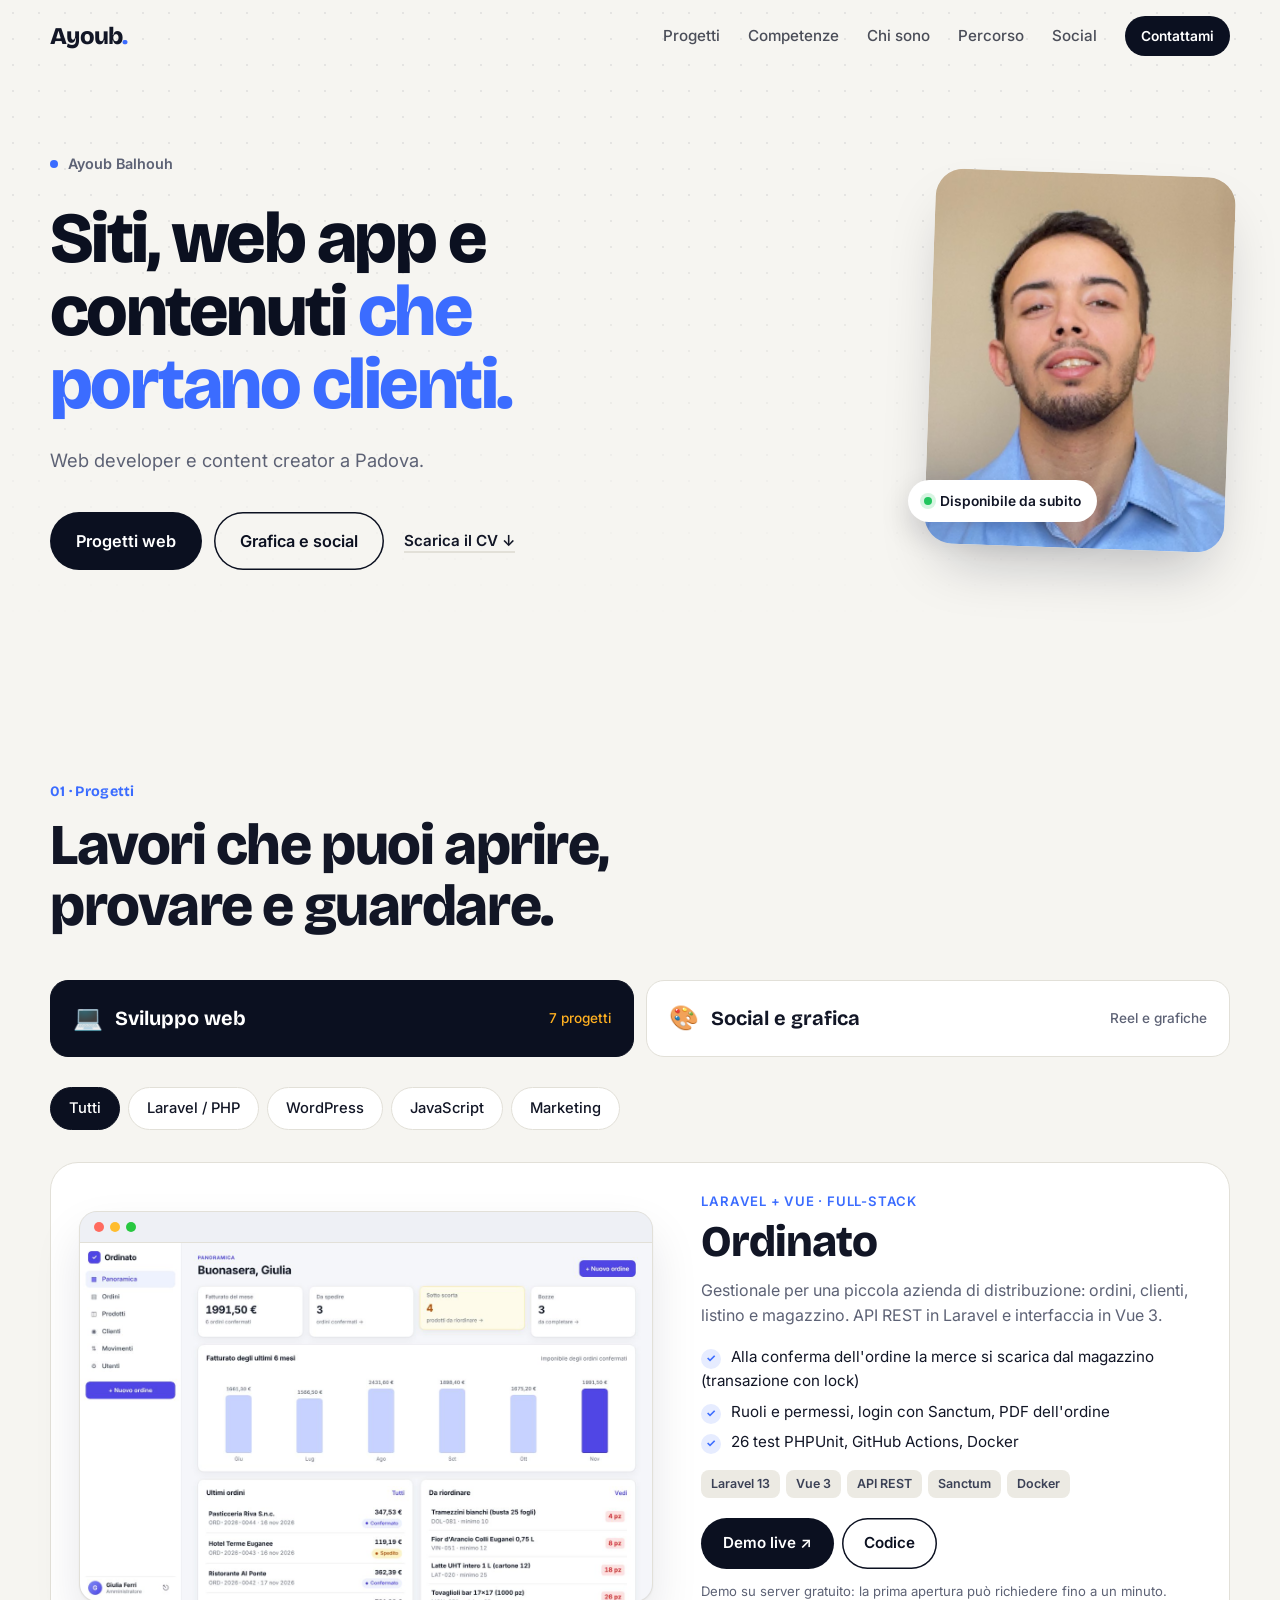
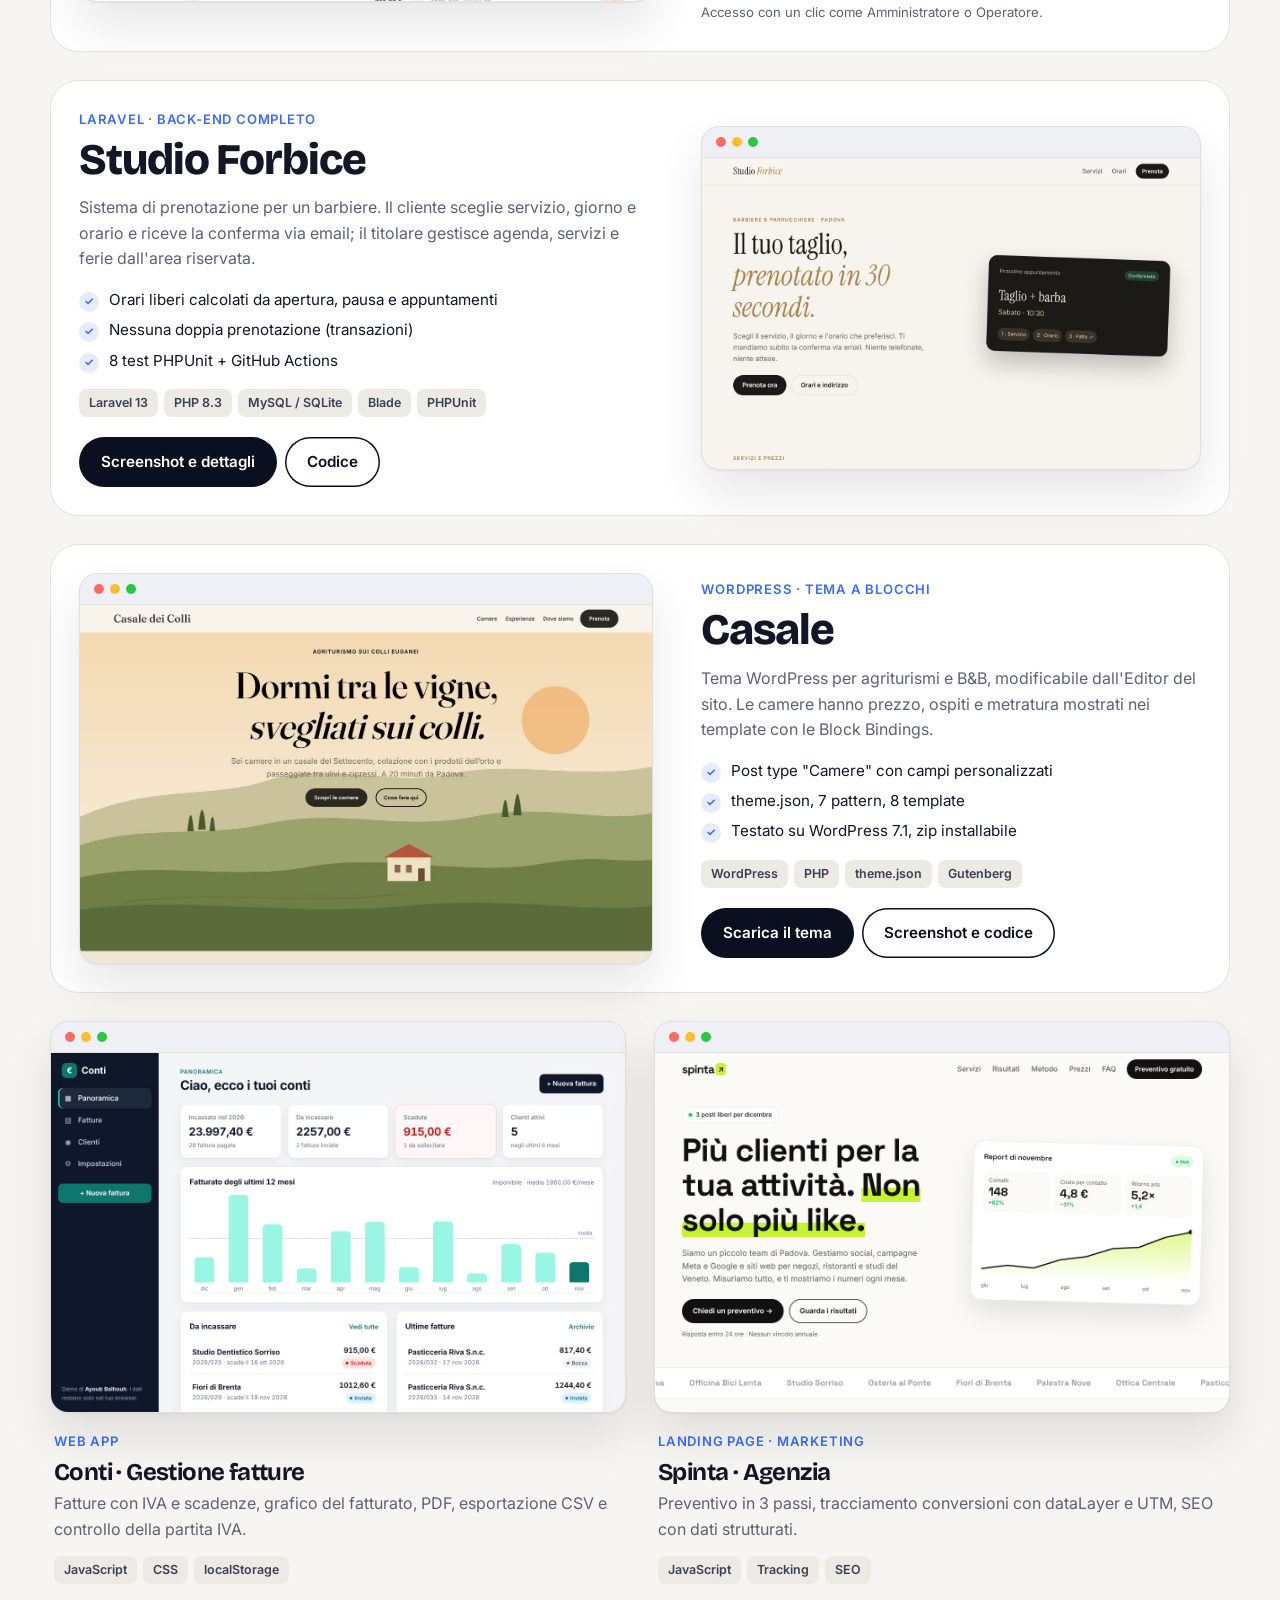
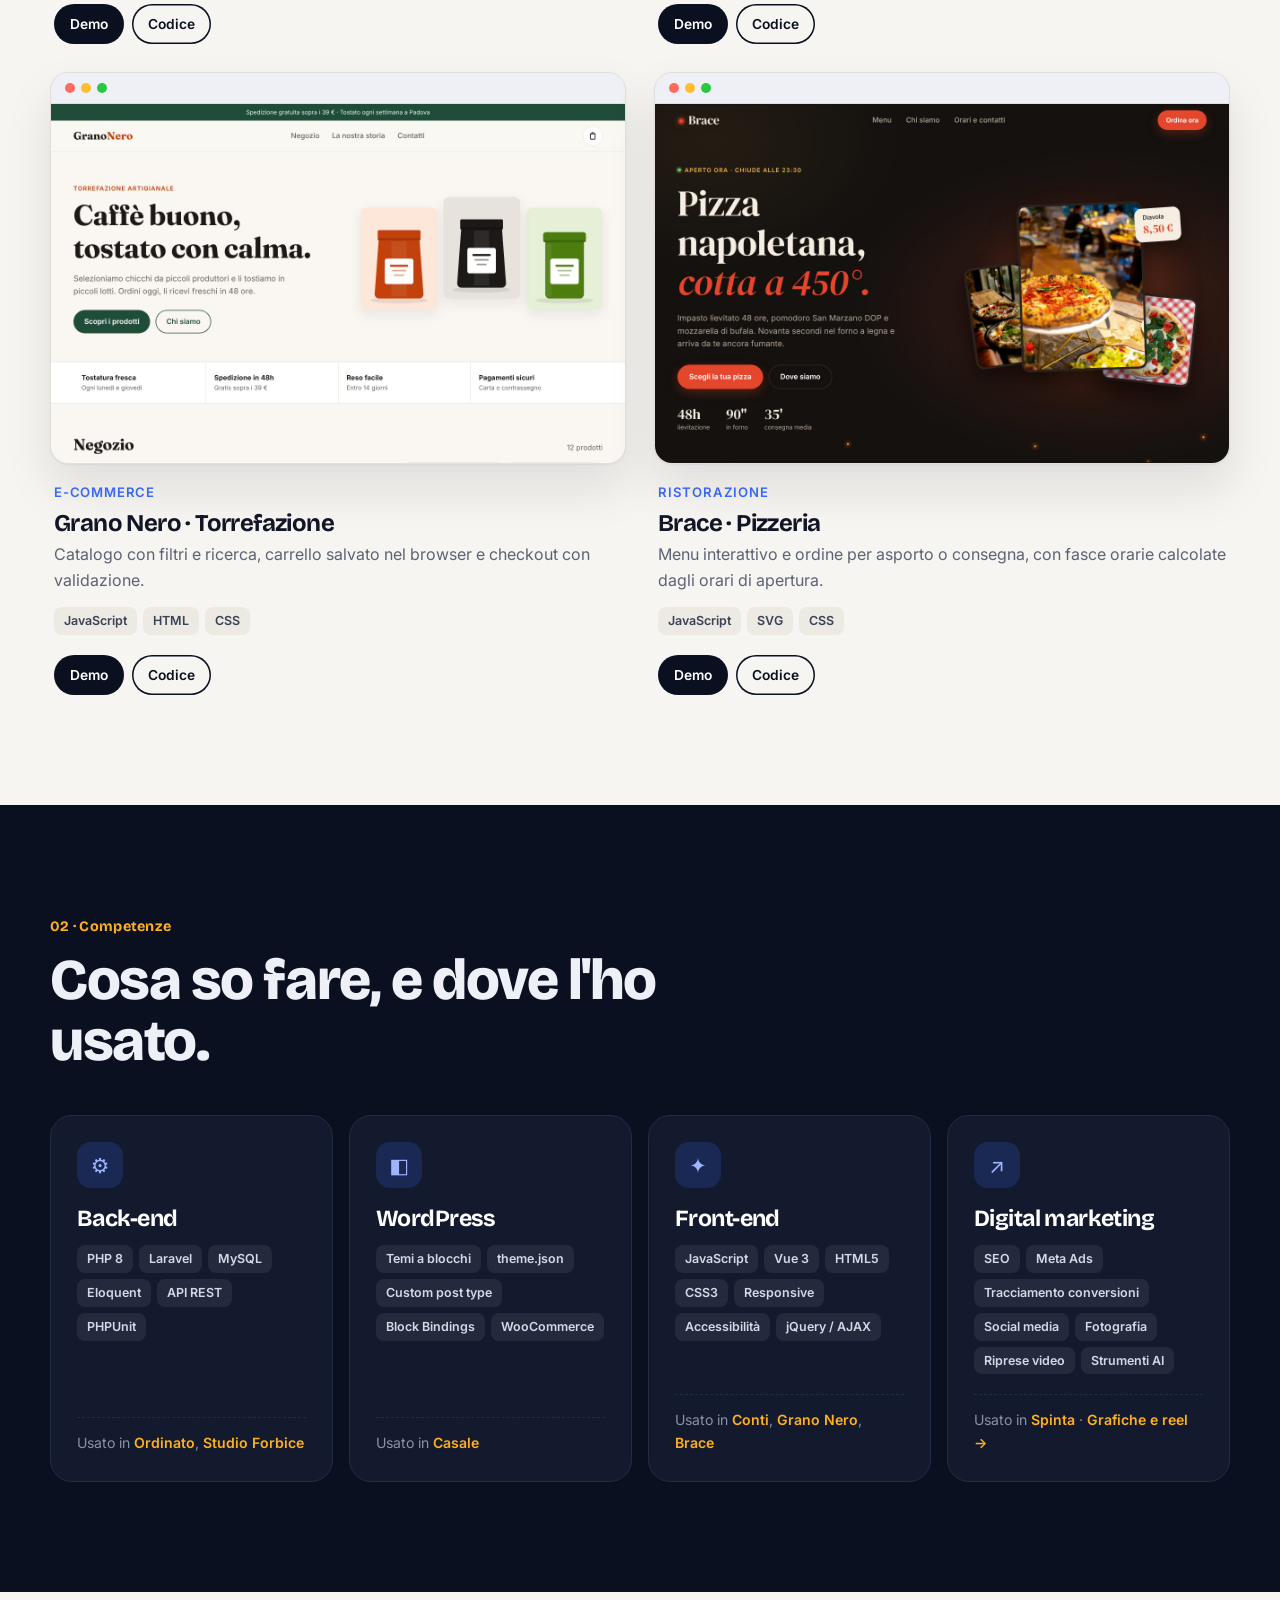
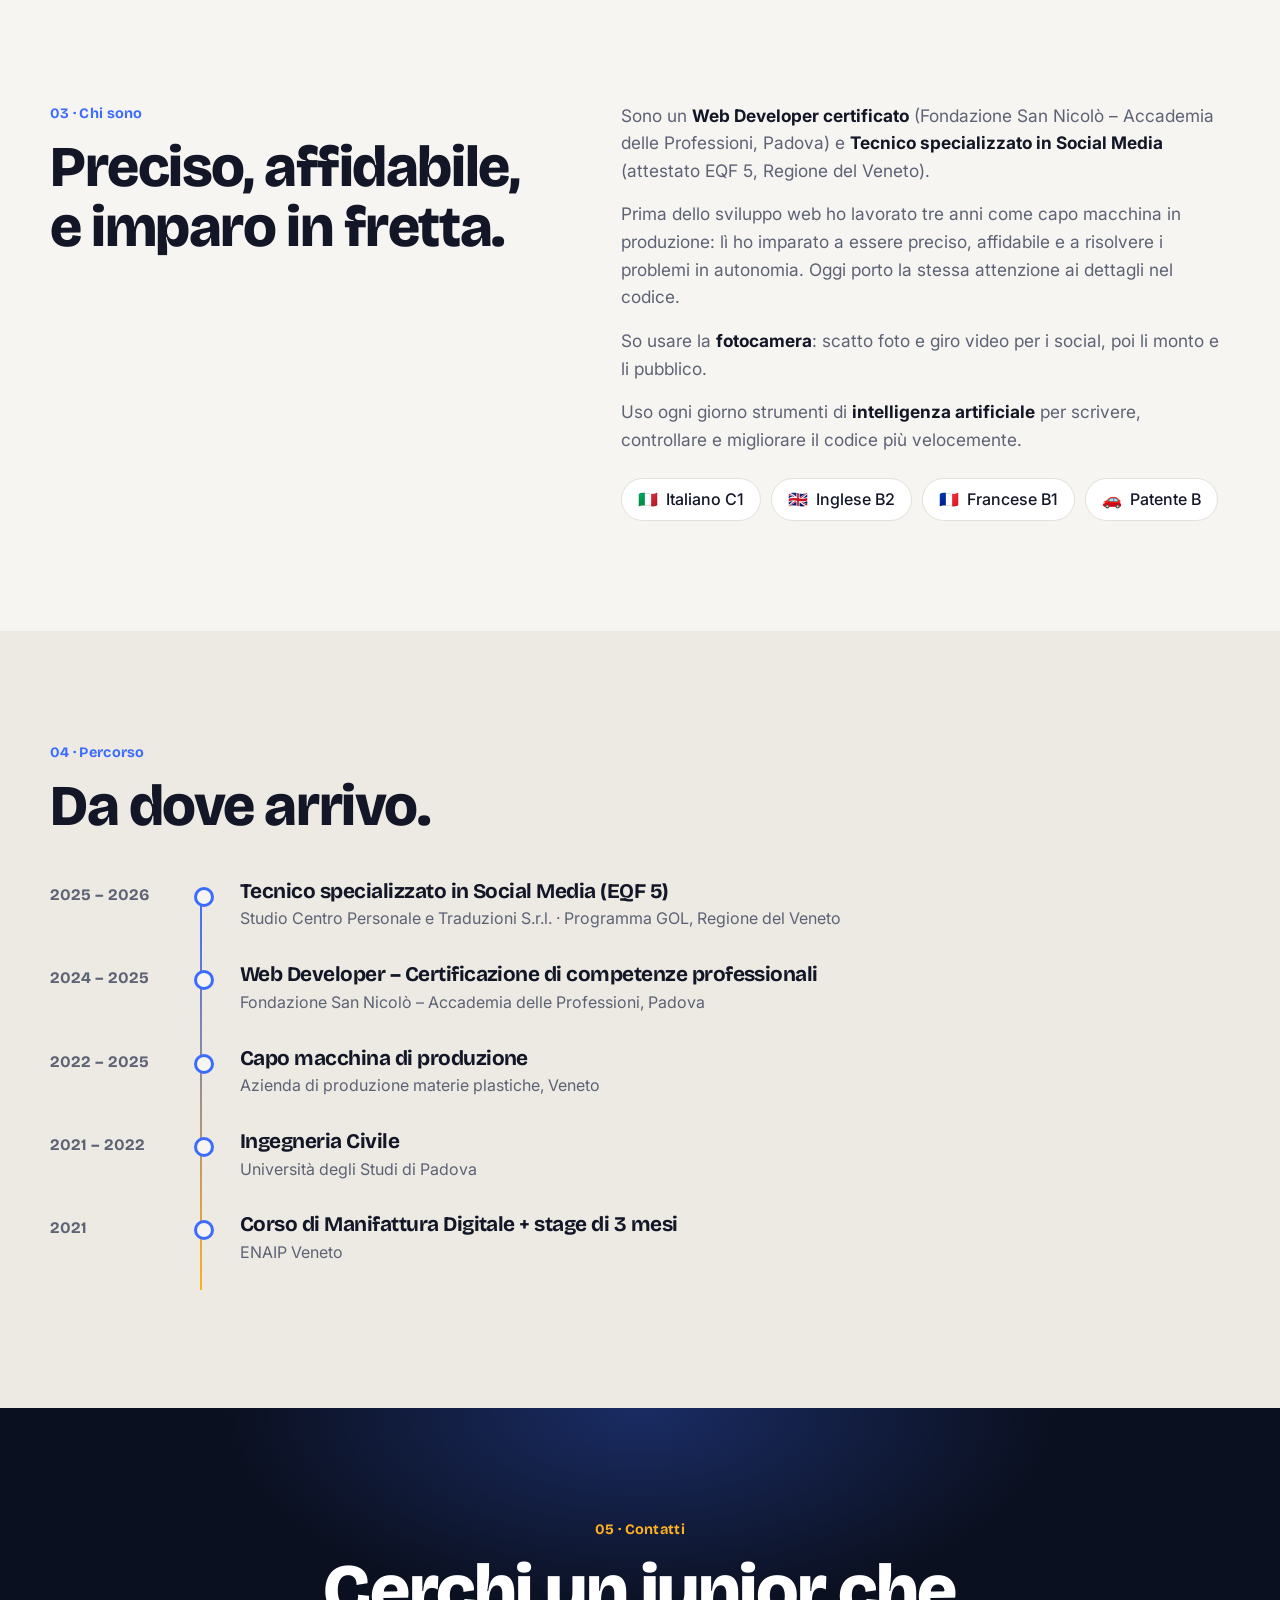
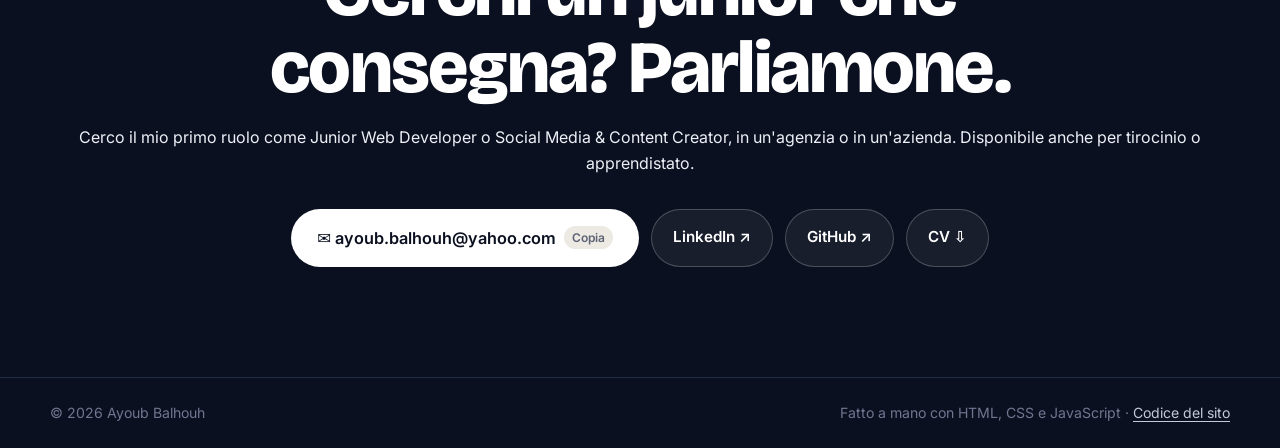
<file: index.html>
<!doctype html>
<html lang="it">
<head>
<meta charset="utf-8">
<meta name="viewport" content="width=device-width, initial-scale=1">
<title>Ayoub Balhouh · Junior Web Developer a Padova</title>
<meta name="description" content="Portfolio di Ayoub Balhouh, Junior Web Developer a Padova: Laravel, PHP, WordPress e JavaScript. Siti, e-commerce e web app, con competenze di digital marketing.">
<meta property="og:type" content="website">
<meta property="og:title" content="Ayoub Balhouh · Junior Web Developer">
<meta property="og:description" content="Laravel, PHP, WordPress e JavaScript. Guarda i progetti e scarica il CV.">
<meta property="og:url" content="https://ayoubbalhouh.github.io/">
<meta property="og:image" content="https://ayoubbalhouh.github.io/img/studio-forbice.jpg">
<meta property="og:locale" content="it_IT">
<meta name="theme-color" content="#0b1020">
<link rel="icon" href="foto.png">
<link rel="preconnect" href="https://fonts.googleapis.com">
<link rel="preconnect" href="https://fonts.gstatic.com" crossorigin>
<link href="https://fonts.googleapis.com/css2?family=Bricolage+Grotesque:opsz,wght@12..96,500;12..96,700;12..96,800&family=Inter:wght@400;500;600&display=swap" rel="stylesheet">
<link rel="stylesheet" href="style.css?v=5">
</head>
<body>

<a class="skip" href="#progetti">Vai ai progetti</a>

<header class="nav" id="nav">
  <div class="container nav-inner">
    <a href="#home" class="logo">Ayoub<span>.</span></a>
    <nav class="links" id="links" aria-label="Menu principale">
      <a href="#progetti">Progetti</a>
      <a href="#competenze">Competenze</a>
      <a href="#chi-sono">Chi sono</a>
      <a href="#percorso">Percorso</a>
      <a href="#social">Social</a>
    </nav>
    <a href="#contatti" class="btn btn-sm nav-cta">Contattami</a>
    <button class="menu-btn" id="menuBtn" aria-label="Apri il menu" aria-expanded="false" aria-controls="links"><span></span><span></span></button>
  </div>
</header>

<main>
  <!-- HERO -->
  <section id="home" class="hero">
    <div class="hero-bg" aria-hidden="true"></div>
    <div class="container hero-inner">
      <div class="hero-text">
        <p class="kicker">Ayoub Balhouh</p>
        <h1>Siti, web app e contenuti <em>che portano clienti.</em></h1>
        <p class="lead">Web developer e content creator a Padova.</p>
        <div class="hero-actions">
          <a href="#sviluppo" class="btn btn-lg">Progetti web</a>
          <a href="#social" class="btn btn-lg btn-outline">Grafica e social</a>
          <a href="CV_Ayoub_Balhouh.pdf?v=2" class="cv-link" download>Scarica il CV ↓</a>
        </div>
      </div>

      <figure class="portrait">
        <div class="photo"><img src="foto.png" alt="Foto di Ayoub Balhouh" width="440" height="560"></div>
        <figcaption class="avail"><i></i> Disponibile da subito</figcaption>
      </figure>
    </div>
  </section>

  <!-- PROGETTI -->
  <section id="progetti" class="section">
    <div class="container">
      <div class="section-head">
        <p class="eyebrow">01 · Progetti</p>
        <h2>Lavori che puoi aprire, provare e guardare.</h2>
      </div>

      <div class="switch" role="tablist" aria-label="Tipo di lavori">
        <button class="sw" role="tab" id="tab-sviluppo" data-panel="sviluppo" aria-selected="true" aria-controls="panel-sviluppo"><span>💻</span> Sviluppo web <em>7 progetti</em></button>
        <button class="sw" role="tab" id="tab-social" data-panel="social" aria-selected="false" aria-controls="panel-social"><span>🎨</span> Social e grafica <em>Reel e grafiche</em></button>
      </div>

      <div class="panel" id="panel-sviluppo" role="tabpanel" aria-labelledby="tab-sviluppo">
      <div class="filters" role="toolbar" aria-label="Filtra i progetti">
        <button class="chip active" data-filter="tutti">Tutti</button>
        <button class="chip" data-filter="php">Laravel / PHP</button>
        <button class="chip" data-filter="wp">WordPress</button>
        <button class="chip" data-filter="js">JavaScript</button>
        <button class="chip" data-filter="mkt">Marketing</button>
      </div>

      <div class="projects" id="projects">

        <article class="project featured" data-cat="php js">
          <a class="shot" href="https://gestionale-ordini-a7o8.onrender.com" target="_blank" rel="noopener" aria-label="Apri Ordinato">
            <span class="browser"><i></i><i></i><i></i></span>
            <img src="img/ordinato.jpg" alt="Gestionale ordini e magazzino Ordinato" loading="lazy">
          </a>
          <div class="p-body">
            <p class="p-kicker">Laravel + Vue · Full-stack</p>
            <h3>Ordinato</h3>
            <p>Gestionale per una piccola azienda di distribuzione: ordini, clienti, listino e magazzino. API REST in Laravel e interfaccia in Vue 3.</p>
            <ul class="p-points">
              <li>Alla conferma dell'ordine la merce si scarica dal magazzino (transazione con lock)</li>
              <li>Ruoli e permessi, login con Sanctum, PDF dell'ordine</li>
              <li>26 test PHPUnit, GitHub Actions, Docker</li>
            </ul>
            <div class="tags"><span>Laravel 13</span><span>Vue 3</span><span>API REST</span><span>Sanctum</span><span>Docker</span></div>
            <div class="p-links">
              <a href="https://gestionale-ordini-a7o8.onrender.com" class="btn" target="_blank" rel="noopener">Demo live ↗</a>
              <a href="https://github.com/ayoubbalhouh/gestionale-ordini" class="btn btn-outline" target="_blank" rel="noopener">Codice</a>
            </div>
            <p class="p-note">Demo su server gratuito: la prima apertura può richiedere fino a un minuto. Accesso con un clic come Amministratore o Operatore.</p>
          </div>
        </article>

        <article class="project featured reverse" data-cat="php">
          <a class="shot" href="https://github.com/ayoubbalhouh/salone-prenotazioni#readme" target="_blank" rel="noopener" aria-label="Apri Studio Forbice">
            <span class="browser"><i></i><i></i><i></i></span>
            <img src="img/studio-forbice.jpg" alt="Sistema di prenotazione Studio Forbice" loading="lazy">
          </a>
          <div class="p-body">
            <p class="p-kicker">Laravel · Back-end completo</p>
            <h3>Studio Forbice</h3>
            <p>Sistema di prenotazione per un barbiere. Il cliente sceglie servizio, giorno e orario e riceve la conferma via email; il titolare gestisce agenda, servizi e ferie dall'area riservata.</p>
            <ul class="p-points">
              <li>Orari liberi calcolati da apertura, pausa e appuntamenti</li>
              <li>Nessuna doppia prenotazione (transazioni)</li>
              <li>8 test PHPUnit + GitHub Actions</li>
            </ul>
            <div class="tags"><span>Laravel 13</span><span>PHP 8.3</span><span>MySQL / SQLite</span><span>Blade</span><span>PHPUnit</span></div>
            <div class="p-links">
              <a href="https://github.com/ayoubbalhouh/salone-prenotazioni#readme" class="btn" target="_blank" rel="noopener">Screenshot e dettagli</a>
              <a href="https://github.com/ayoubbalhouh/salone-prenotazioni" class="btn btn-outline" target="_blank" rel="noopener">Codice</a>
            </div>
          </div>
        </article>

        <article class="project featured" data-cat="wp php">
          <a class="shot" href="https://github.com/ayoubbalhouh/ayoubbalhouh.github.io/tree/main/progetti/casale-tema-wp#readme" target="_blank" rel="noopener" aria-label="Apri il tema Casale">
            <span class="browser"><i></i><i></i><i></i></span>
            <img src="img/casale-wp.jpg" alt="Tema WordPress Casale per agriturismi" loading="lazy">
          </a>
          <div class="p-body">
            <p class="p-kicker">WordPress · Tema a blocchi</p>
            <h3>Casale</h3>
            <p>Tema WordPress per agriturismi e B&amp;B, modificabile dall'Editor del sito. Le camere hanno prezzo, ospiti e metratura mostrati nei template con le Block Bindings.</p>
            <ul class="p-points">
              <li>Post type "Camere" con campi personalizzati</li>
              <li>theme.json, 7 pattern, 8 template</li>
              <li>Testato su WordPress 7.1, zip installabile</li>
            </ul>
            <div class="tags"><span>WordPress</span><span>PHP</span><span>theme.json</span><span>Gutenberg</span></div>
            <div class="p-links">
              <a href="progetti/casale-tema-wp/casale.zip" class="btn" download>Scarica il tema</a>
              <a href="https://github.com/ayoubbalhouh/ayoubbalhouh.github.io/tree/main/progetti/casale-tema-wp#readme" class="btn btn-outline" target="_blank" rel="noopener">Screenshot e codice</a>
            </div>
          </div>
        </article>

        <div class="grid">
          <article class="project card" data-cat="js">
            <a class="shot" href="progetti/conti-fatture/" target="_blank" rel="noopener" aria-label="Apri la demo di Conti">
              <span class="browser"><i></i><i></i><i></i></span>
              <img src="img/conti-fatture.jpg" alt="Web app Conti per le fatture" loading="lazy">
              <span class="live">Demo live ↗</span>
            </a>
            <div class="p-body">
              <p class="p-kicker">Web app</p>
              <h3>Conti · Gestione fatture</h3>
              <p>Fatture con IVA e scadenze, grafico del fatturato, PDF, esportazione CSV e controllo della partita IVA.</p>
              <div class="tags"><span>JavaScript</span><span>CSS</span><span>localStorage</span></div>
              <div class="p-links">
                <a href="progetti/conti-fatture/" class="btn btn-sm" target="_blank" rel="noopener">Demo</a>
                <a href="https://github.com/ayoubbalhouh/ayoubbalhouh.github.io/tree/main/progetti/conti-fatture" class="btn btn-sm btn-outline" target="_blank" rel="noopener">Codice</a>
              </div>
            </div>
          </article>

          <article class="project card" data-cat="js mkt">
            <a class="shot" href="progetti/spinta-agenzia/" target="_blank" rel="noopener" aria-label="Apri la demo di Spinta">
              <span class="browser"><i></i><i></i><i></i></span>
              <img src="img/spinta-agenzia.jpg" alt="Landing page dell'agenzia Spinta" loading="lazy">
              <span class="live">Demo live ↗</span>
            </a>
            <div class="p-body">
              <p class="p-kicker">Landing page · Marketing</p>
              <h3>Spinta · Agenzia</h3>
              <p>Preventivo in 3 passi, tracciamento conversioni con dataLayer e UTM, SEO con dati strutturati.</p>
              <div class="tags"><span>JavaScript</span><span>Tracking</span><span>SEO</span></div>
              <div class="p-links">
                <a href="progetti/spinta-agenzia/?debug=1" class="btn btn-sm" target="_blank" rel="noopener">Demo</a>
                <a href="https://github.com/ayoubbalhouh/ayoubbalhouh.github.io/tree/main/progetti/spinta-agenzia" class="btn btn-sm btn-outline" target="_blank" rel="noopener">Codice</a>
              </div>
            </div>
          </article>

          <article class="project card" data-cat="js">
            <a class="shot" href="progetti/grano-nero/" target="_blank" rel="noopener" aria-label="Apri la demo di Grano Nero">
              <span class="browser"><i></i><i></i><i></i></span>
              <img src="img/grano-nero.jpg" alt="E-commerce Grano Nero" loading="lazy">
              <span class="live">Demo live ↗</span>
            </a>
            <div class="p-body">
              <p class="p-kicker">E-commerce</p>
              <h3>Grano Nero · Torrefazione</h3>
              <p>Catalogo con filtri e ricerca, carrello salvato nel browser e checkout con validazione.</p>
              <div class="tags"><span>JavaScript</span><span>HTML</span><span>CSS</span></div>
              <div class="p-links">
                <a href="progetti/grano-nero/" class="btn btn-sm" target="_blank" rel="noopener">Demo</a>
                <a href="https://github.com/ayoubbalhouh/ayoubbalhouh.github.io/tree/main/progetti/grano-nero" class="btn btn-sm btn-outline" target="_blank" rel="noopener">Codice</a>
              </div>
            </div>
          </article>

          <article class="project card" data-cat="js">
            <a class="shot" href="progetti/pizzeria-brace/" target="_blank" rel="noopener" aria-label="Apri la demo di Brace">
              <span class="browser"><i></i><i></i><i></i></span>
              <img src="img/pizzeria-brace.jpg" alt="Sito della pizzeria Brace" loading="lazy">
              <span class="live">Demo live ↗</span>
            </a>
            <div class="p-body">
              <p class="p-kicker">Ristorazione</p>
              <h3>Brace · Pizzeria</h3>
              <p>Menu interattivo e ordine per asporto o consegna, con fasce orarie calcolate dagli orari di apertura.</p>
              <div class="tags"><span>JavaScript</span><span>SVG</span><span>CSS</span></div>
              <div class="p-links">
                <a href="progetti/pizzeria-brace/" class="btn btn-sm" target="_blank" rel="noopener">Demo</a>
                <a href="https://github.com/ayoubbalhouh/ayoubbalhouh.github.io/tree/main/progetti/pizzeria-brace" class="btn btn-sm btn-outline" target="_blank" rel="noopener">Codice</a>
              </div>
            </div>
          </article>
        </div>
      </div>
      <p class="empty-filter" id="emptyFilter" hidden>Nessun progetto in questa categoria.</p>
      </div>

      <div class="panel" id="panel-social" role="tabpanel" aria-labelledby="tab-social" hidden>
        <p class="panel-intro">Grafiche per post, stories e campagne create con <strong>Canva</strong>, e reel montati con l'aiuto dell'intelligenza artificiale. Musiche originali, senza diritti d'autore.</p>
        <h3 class="panel-title">Reel</h3>
        <div class="reels">
          <figure class="item reel"><div class="media"><video src="social/video/reel-3-showreel.mp4" poster="social/img/reel-3-showreel.jpg" controls playsinline preload="none"></video></div><figcaption><strong>Showreel grafiche social</strong><span>Reel · 24 s</span></figcaption></figure>
          <figure class="item reel"><div class="media"><video src="social/video/reel-1-moda.mp4" poster="social/img/reel-1-moda.jpg" controls playsinline preload="none"></video></div><figcaption><strong>Nuova collezione moda</strong><span>Reel · 20 s</span></figcaption></figure>
          <figure class="item reel"><div class="media"><video src="social/video/reel-2-beauty.mp4" poster="social/img/reel-2-beauty.jpg" controls playsinline preload="none"></video></div><figcaption><strong>Skincare di lusso</strong><span>Reel · 18 s</span></figcaption></figure>
          <figure class="item reel"><div class="media"><video src="social/video/reel-4-ristorante.mp4" poster="social/img/reel-4-ristorante.jpg" controls playsinline preload="none"></video></div><figcaption><strong>Menù di stagione</strong><span>Reel · 20 s</span></figcaption></figure>
          <figure class="item reel"><div class="media"><video src="social/video/reel-5-digital.mp4" poster="social/img/reel-5-digital.jpg" controls playsinline preload="none"></video></div><figcaption><strong>Agenzia digital e web</strong><span>Reel · 22 s</span></figcaption></figure>
        </div>
        <h3 class="panel-title">Grafiche</h3>
        <div class="posts">
          <figure class="item post"><a class="media" href="social/img/moda-story.jpg" target="_blank" rel="noopener"><img src="social/img/moda-story.jpg" alt="Nuova collezione moda, Story Instagram · 9:16" loading="lazy"></a><figcaption><strong>Nuova collezione moda</strong><span>Story Instagram · 9:16</span></figcaption></figure>
          <figure class="item post"><a class="media" href="social/img/skincare.jpg" target="_blank" rel="noopener"><img src="social/img/skincare.jpg" alt="Skincare di lusso, Post Instagram · 4:5" loading="lazy"></a><figcaption><strong>Skincare di lusso</strong><span>Post Instagram · 4:5</span></figcaption></figure>
          <figure class="item post"><a class="media" href="social/img/ristorante.jpg" target="_blank" rel="noopener"><img src="social/img/ristorante.jpg" alt="Menù stagionale, Post Instagram · 4:5" loading="lazy"></a><figcaption><strong>Menù stagionale</strong><span>Post Instagram · 4:5</span></figcaption></figure>
          <figure class="item post"><a class="media" href="social/img/evento-poster.jpg" target="_blank" rel="noopener"><img src="social/img/evento-poster.jpg" alt="Evento creativo, Poster" loading="lazy"></a><figcaption><strong>Evento creativo</strong><span>Poster</span></figcaption></figure>
          <figure class="item post"><a class="media" href="social/img/digital-marketing.jpg" target="_blank" rel="noopener"><img src="social/img/digital-marketing.jpg" alt="Agenzia di digital marketing, Post Instagram · 4:5" loading="lazy"></a><figcaption><strong>Agenzia di digital marketing</strong><span>Post Instagram · 4:5</span></figcaption></figure>
          <figure class="item post"><a class="media" href="social/img/agenzia-web.jpg" target="_blank" rel="noopener"><img src="social/img/agenzia-web.jpg" alt="Agenzia web, Volantino" loading="lazy"></a><figcaption><strong>Agenzia web</strong><span>Volantino</span></figcaption></figure>
        </div>
      </div>
    </div>
  </section>

  <!-- COMPETENZE -->
  <section id="competenze" class="section dark">
    <div class="container">
      <div class="section-head">
        <p class="eyebrow">02 · Competenze</p>
        <h2>Cosa so fare, e dove l'ho usato.</h2>
      </div>
      <div class="skills">
        <article class="skill">
          <span class="s-num">⚙</span>
          <h3>Back-end</h3>
          <div class="tags"><span>PHP 8</span><span>Laravel</span><span>MySQL</span><span>Eloquent</span><span>API REST</span><span>PHPUnit</span></div>
          <p class="used">Usato in <a href="https://github.com/ayoubbalhouh/gestionale-ordini" target="_blank" rel="noopener">Ordinato</a>, <a href="https://github.com/ayoubbalhouh/salone-prenotazioni" target="_blank" rel="noopener">Studio Forbice</a></p>
        </article>
        <article class="skill">
          <span class="s-num">◧</span>
          <h3>WordPress</h3>
          <div class="tags"><span>Temi a blocchi</span><span>theme.json</span><span>Custom post type</span><span>Block Bindings</span><span>WooCommerce</span></div>
          <p class="used">Usato in <a href="https://github.com/ayoubbalhouh/ayoubbalhouh.github.io/tree/main/progetti/casale-tema-wp" target="_blank" rel="noopener">Casale</a></p>
        </article>
        <article class="skill">
          <span class="s-num">✦</span>
          <h3>Front-end</h3>
          <div class="tags"><span>JavaScript</span><span>Vue 3</span><span>HTML5</span><span>CSS3</span><span>Responsive</span><span>Accessibilità</span><span>jQuery / AJAX</span></div>
          <p class="used">Usato in <a href="progetti/conti-fatture/">Conti</a>, <a href="progetti/grano-nero/">Grano Nero</a>, <a href="progetti/pizzeria-brace/">Brace</a></p>
        </article>
        <article class="skill">
          <span class="s-num">↗</span>
          <h3>Digital marketing</h3>
          <div class="tags"><span>SEO</span><span>Meta Ads</span><span>Tracciamento conversioni</span><span>Social media</span><span>Fotografia</span><span>Riprese video</span><span>Strumenti AI</span></div>
          <p class="used">Usato in <a href="progetti/spinta-agenzia/?debug=1">Spinta</a> · <a href="#social">Grafiche e reel →</a></p>
        </article>
      </div>
    </div>
  </section>

  <!-- CHI SONO -->
  <section id="chi-sono" class="section">
    <div class="container about">
      <div>
        <p class="eyebrow">03 · Chi sono</p>
        <h2>Preciso, affidabile, e imparo in fretta.</h2>
      </div>
      <div class="about-text">
        <p>Sono un <strong>Web Developer certificato</strong> (Fondazione San Nicolò – Accademia delle Professioni, Padova) e <strong>Tecnico specializzato in Social Media</strong> (attestato EQF 5, Regione del Veneto).</p>
        <p>Prima dello sviluppo web ho lavorato tre anni come capo macchina in produzione: lì ho imparato a essere preciso, affidabile e a risolvere i problemi in autonomia. Oggi porto la stessa attenzione ai dettagli nel codice.</p>
        <p>So usare la <strong>fotocamera</strong>: scatto foto e giro video per i social, poi li monto e li pubblico.</p>
        <p>Uso ogni giorno strumenti di <strong>intelligenza artificiale</strong> per scrivere, controllare e migliorare il codice più velocemente.</p>
        <ul class="facts">
          <li><span>🇮🇹</span>Italiano C1</li>
          <li><span>🇬🇧</span>Inglese B2</li>
          <li><span>🇫🇷</span>Francese B1</li>
          <li><span>🚗</span>Patente B</li>
        </ul>
      </div>
    </div>
  </section>

  <!-- PERCORSO -->
  <section id="percorso" class="section soft">
    <div class="container">
      <div class="section-head">
        <p class="eyebrow">04 · Percorso</p>
        <h2>Da dove arrivo.</h2>
      </div>
      <ol class="timeline">
        <li><span class="when">2025 – 2026</span><div><h3>Tecnico specializzato in Social Media (EQF 5)</h3><p>Studio Centro Personale e Traduzioni S.r.l. · Programma GOL, Regione del Veneto</p></div></li>
        <li><span class="when">2024 – 2025</span><div><h3>Web Developer – Certificazione di competenze professionali</h3><p>Fondazione San Nicolò – Accademia delle Professioni, Padova</p></div></li>
        <li><span class="when">2022 – 2025</span><div><h3>Capo macchina di produzione</h3><p>Azienda di produzione materie plastiche, Veneto</p></div></li>
        <li><span class="when">2021 – 2022</span><div><h3>Ingegneria Civile</h3><p>Università degli Studi di Padova</p></div></li>
        <li><span class="when">2021</span><div><h3>Corso di Manifattura Digitale + stage di 3 mesi</h3><p>ENAIP Veneto</p></div></li>
      </ol>
    </div>
  </section>

  <!-- CONTATTI -->
  <section id="contatti" class="section contact">
    <div class="container contact-inner">
      <p class="eyebrow">05 · Contatti</p>
      <h2>Cerchi un junior che<br><span class="grad">consegna?</span> Parliamone.</h2>
      <p class="lead">Cerco il mio primo ruolo come Junior Web Developer o Social Media &amp; Content Creator, in un'agenzia o in un'azienda. Disponibile anche per tirocinio o apprendistato.</p>
      <div class="contact-actions">
        <button class="btn btn-light btn-lg" id="copyEmail" data-email="ayoub.balhouh@yahoo.com">✉ ayoub.balhouh@yahoo.com <em>Copia</em></button>
        <a href="https://www.linkedin.com/in/ayoub-balhouh-688922360" class="btn btn-ghost" target="_blank" rel="noopener">LinkedIn ↗</a>
        <a href="https://github.com/ayoubbalhouh" class="btn btn-ghost" target="_blank" rel="noopener">GitHub ↗</a>
        <a href="CV_Ayoub_Balhouh.pdf?v=2" class="btn btn-ghost" download>CV ⇩</a>
      </div>
    </div>
  </section>
</main>

<footer class="footer">
  <div class="container footer-inner">
    <span>© <span id="year"></span> Ayoub Balhouh</span>
    <span>Fatto a mano con HTML, CSS e JavaScript · <a href="https://github.com/ayoubbalhouh/ayoubbalhouh.github.io" target="_blank" rel="noopener">Codice del sito</a></span>
  </div>
</footer>

<div class="toast" id="toast" role="status" aria-live="polite"></div>

<script src="script.js?v=3"></script>
</body>
</html>
</file>
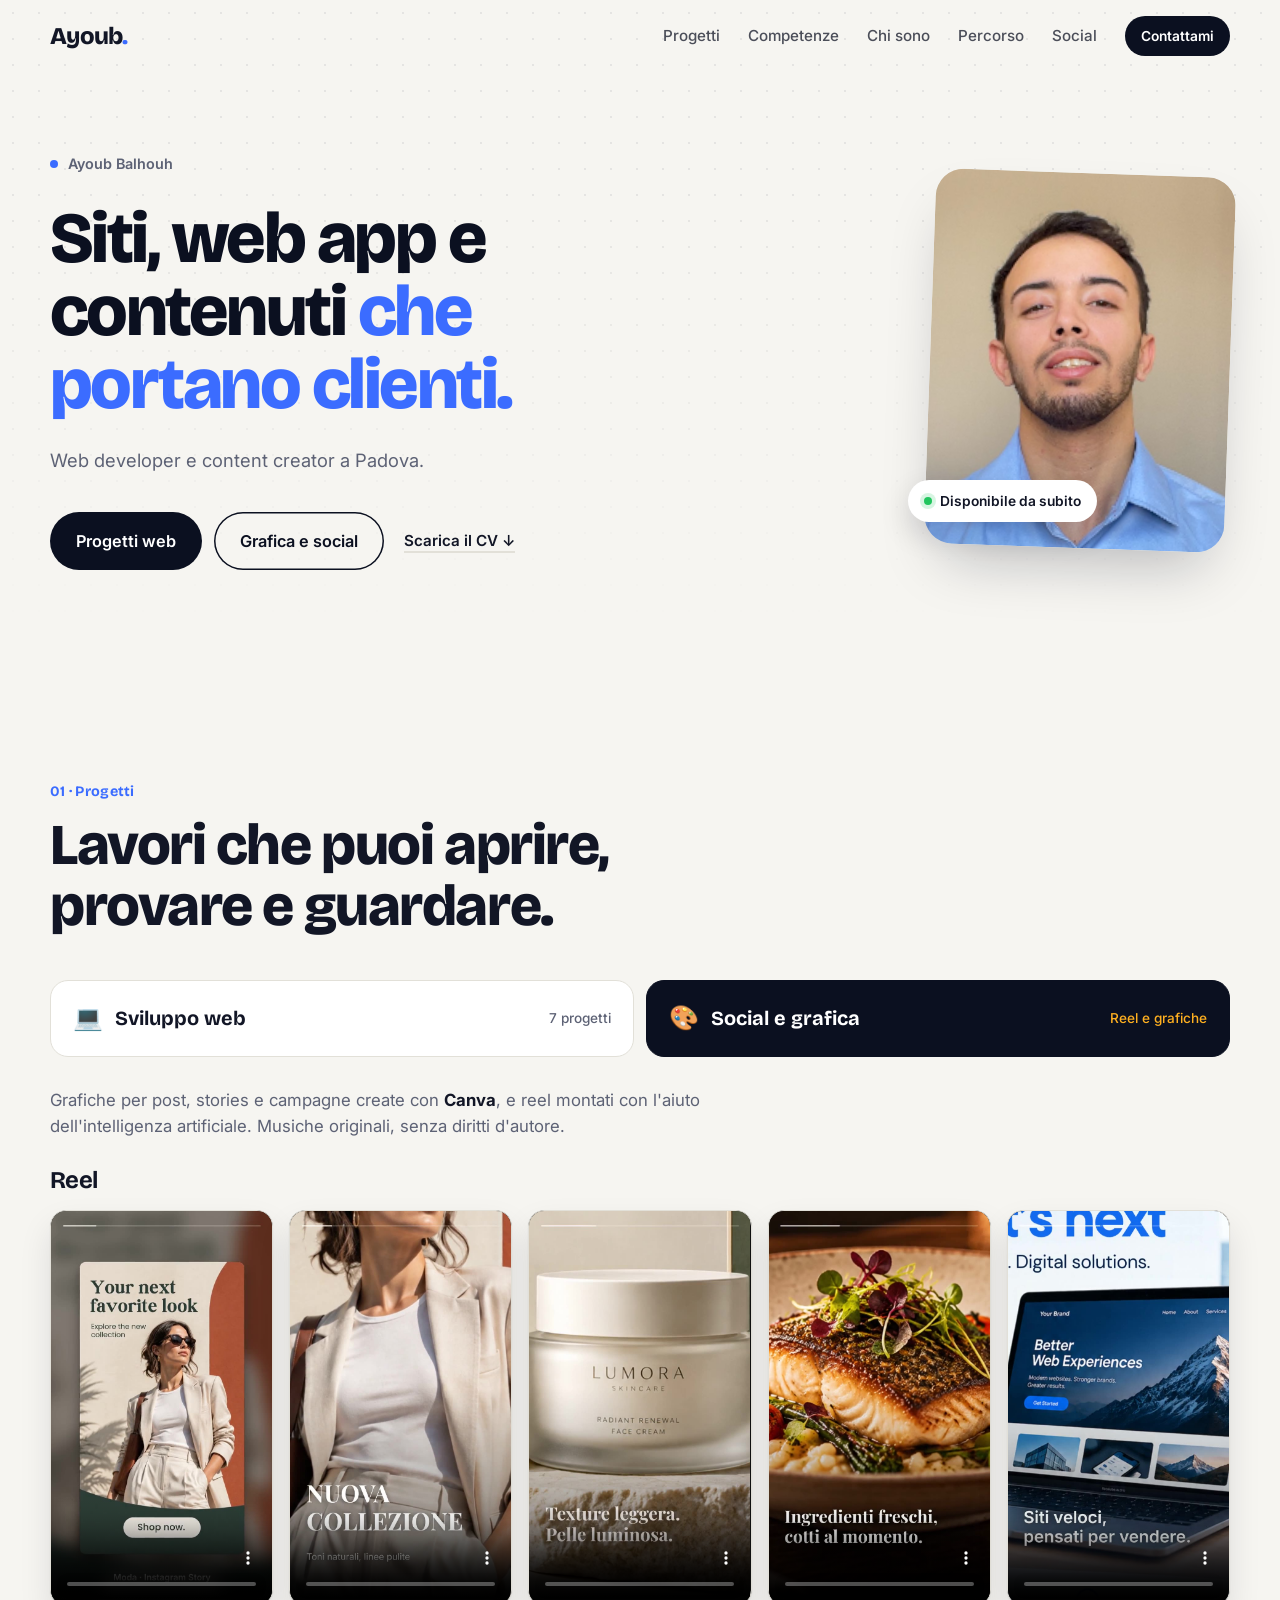
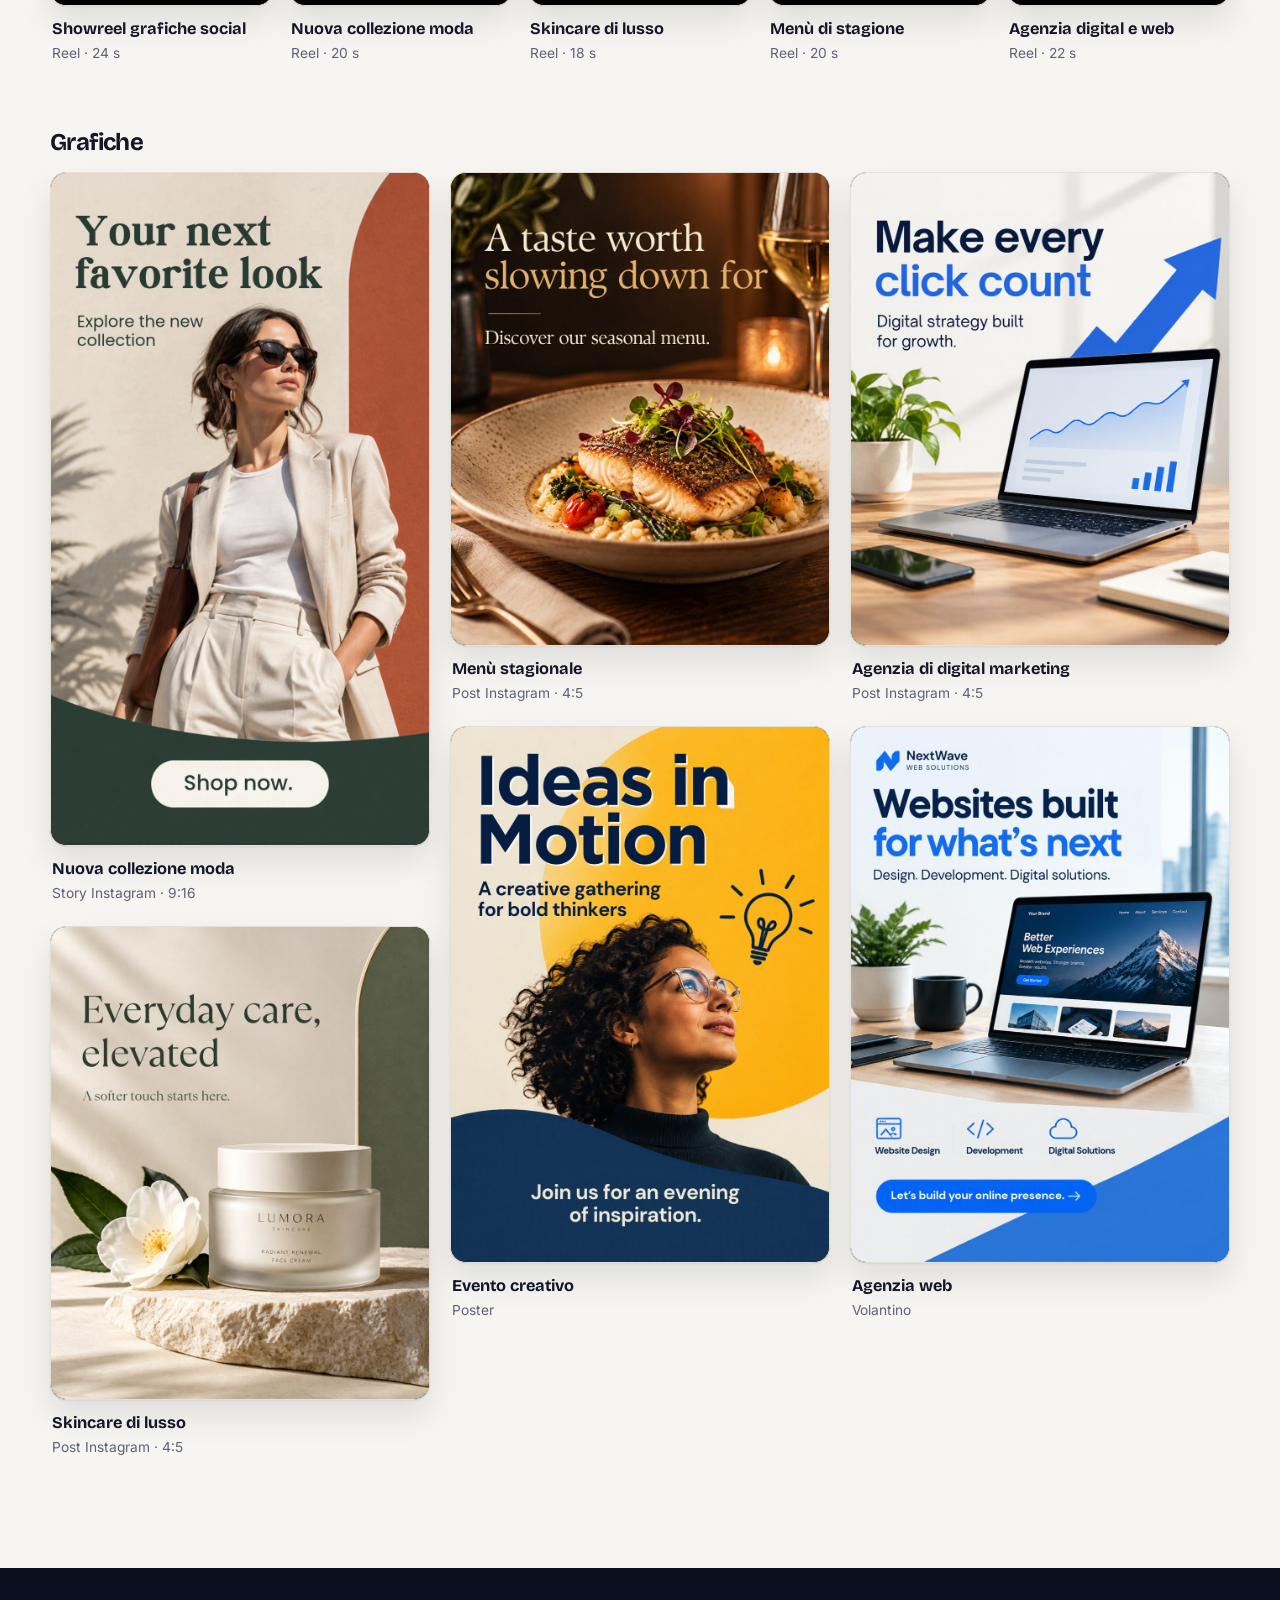
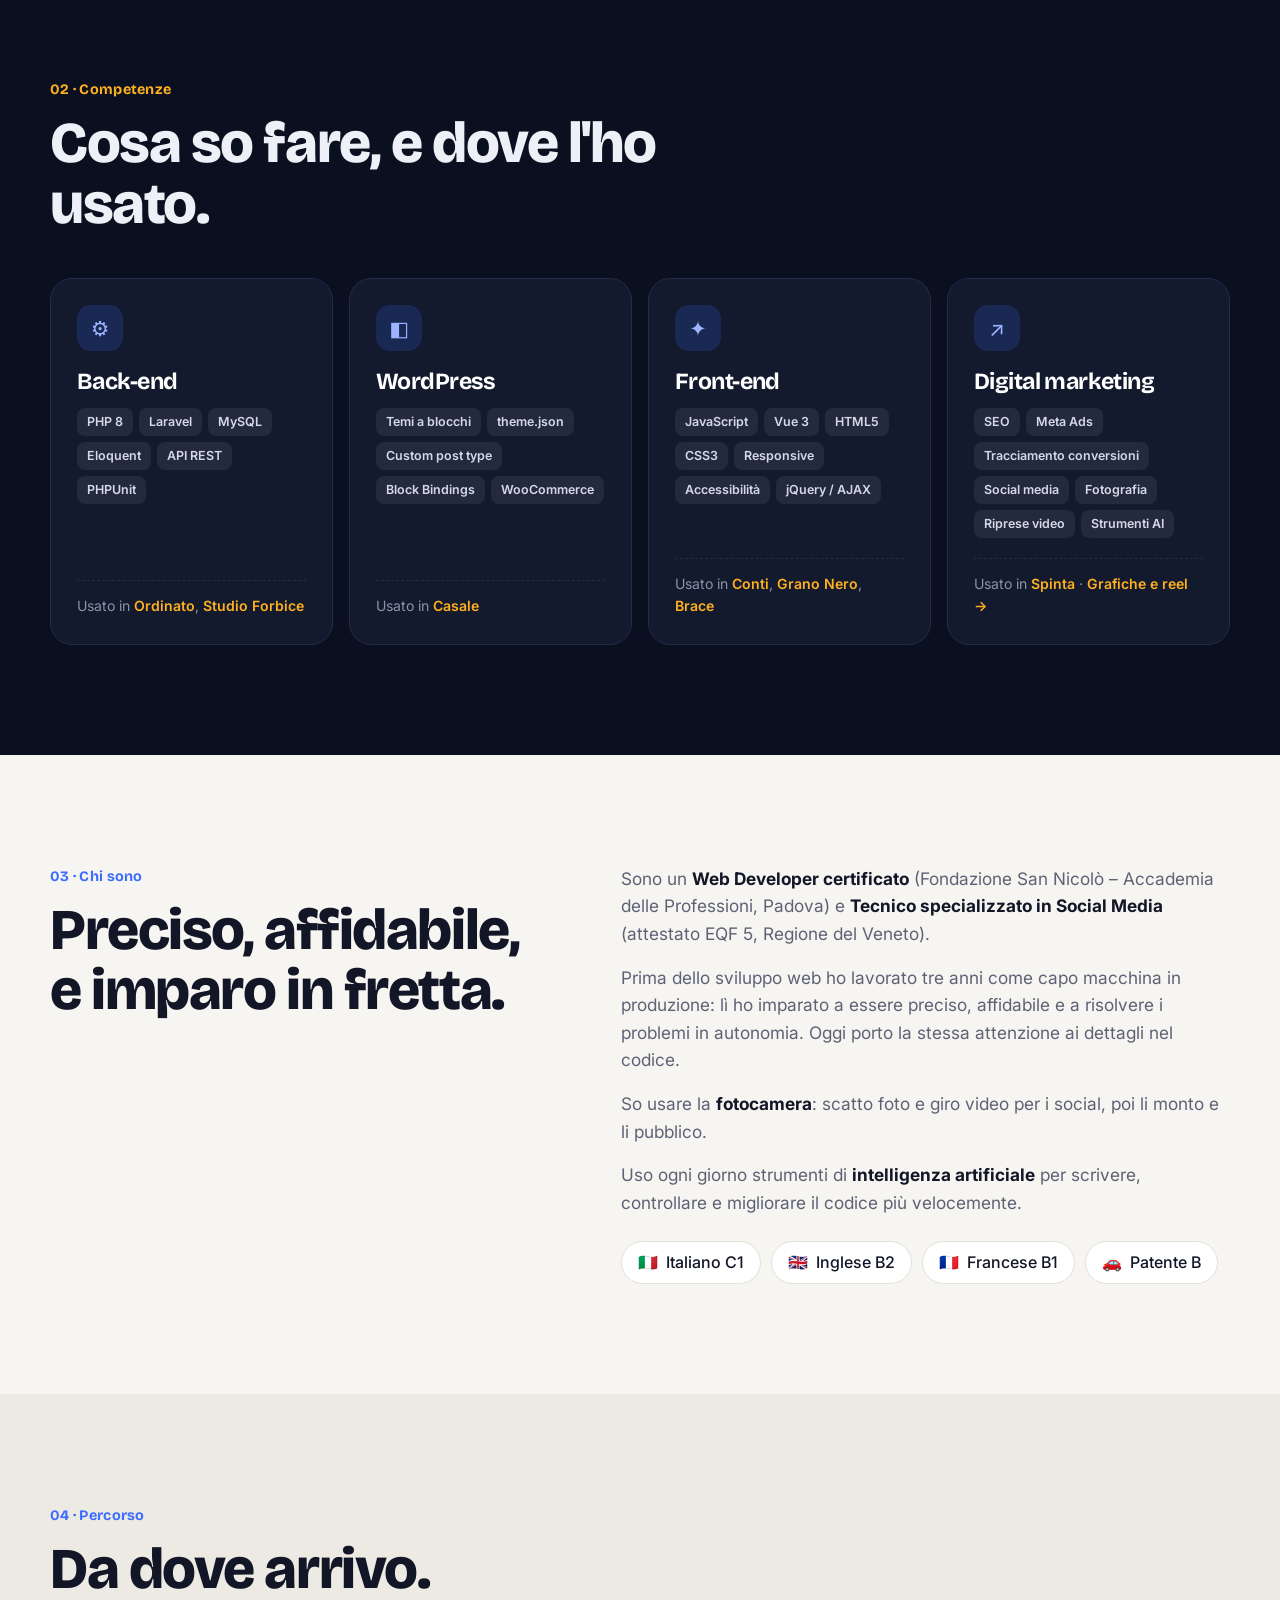
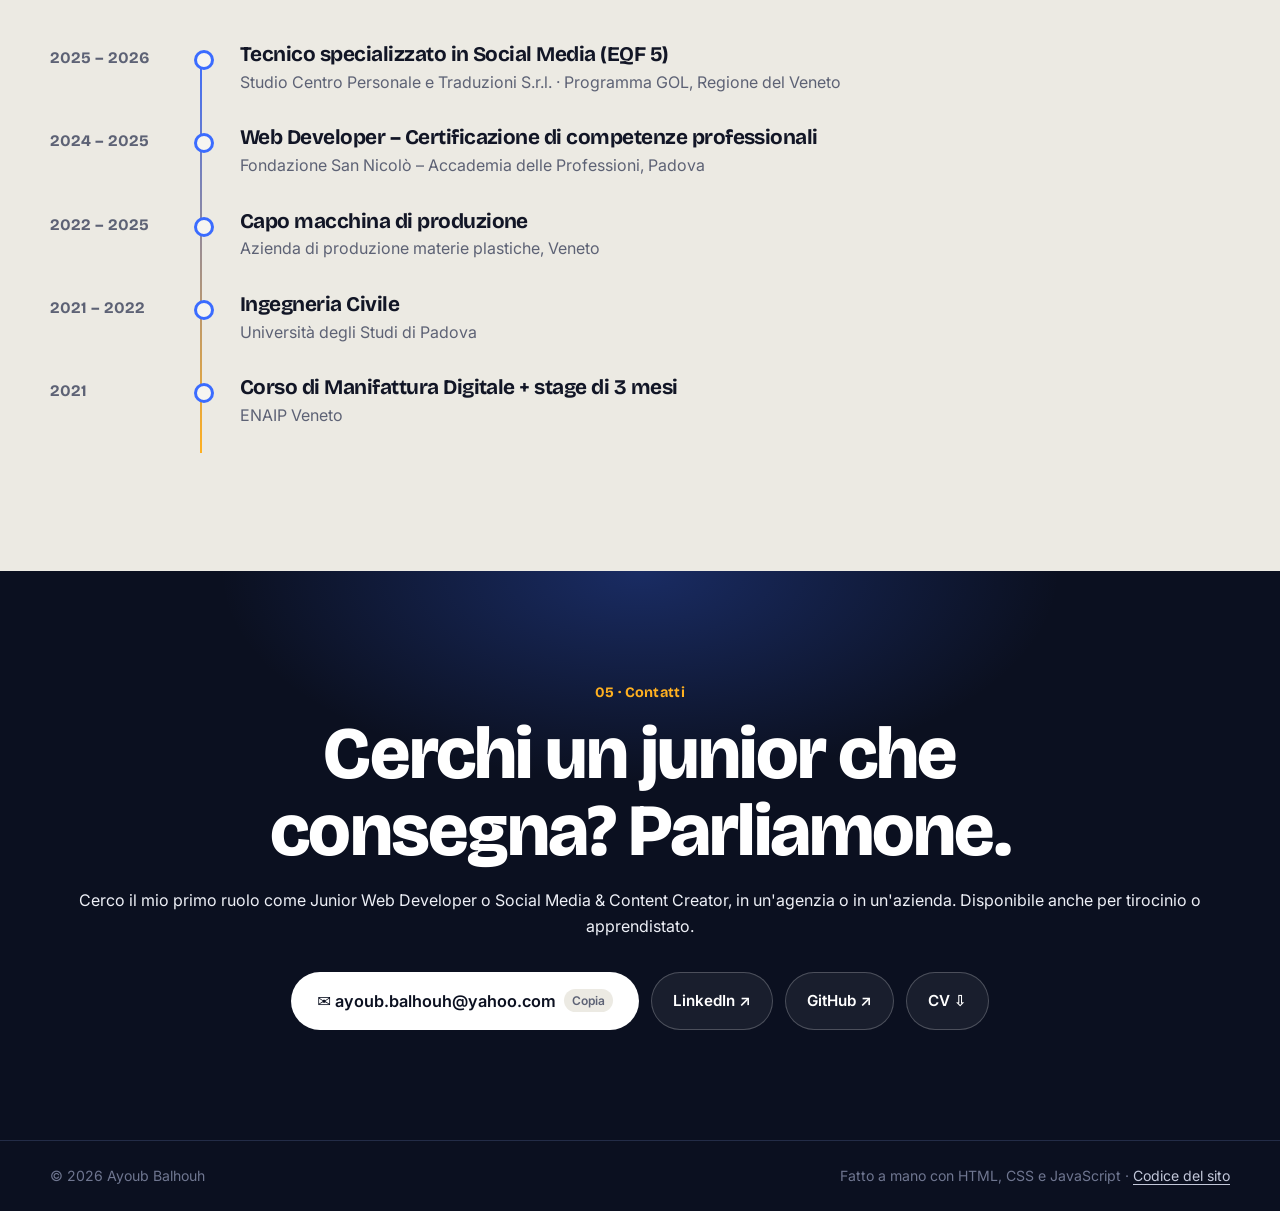
<file: social/index.html>
<!doctype html>
<html lang="it">
<head>
<meta charset="utf-8">
<meta name="viewport" content="width=device-width, initial-scale=1">
<title>Ayoub Balhouh · Social e grafica</title>
<meta name="robots" content="noindex">
<link rel="canonical" href="https://ayoubbalhouh.github.io/#social">
<meta http-equiv="refresh" content="0; url=../#social">
<script>location.replace('../#social');</script>
</head>
<body>
<p>Il portfolio social ora è nella pagina principale: <a href="../#social">apri grafiche e reel</a>.</p>
</body>
</html>
</file>
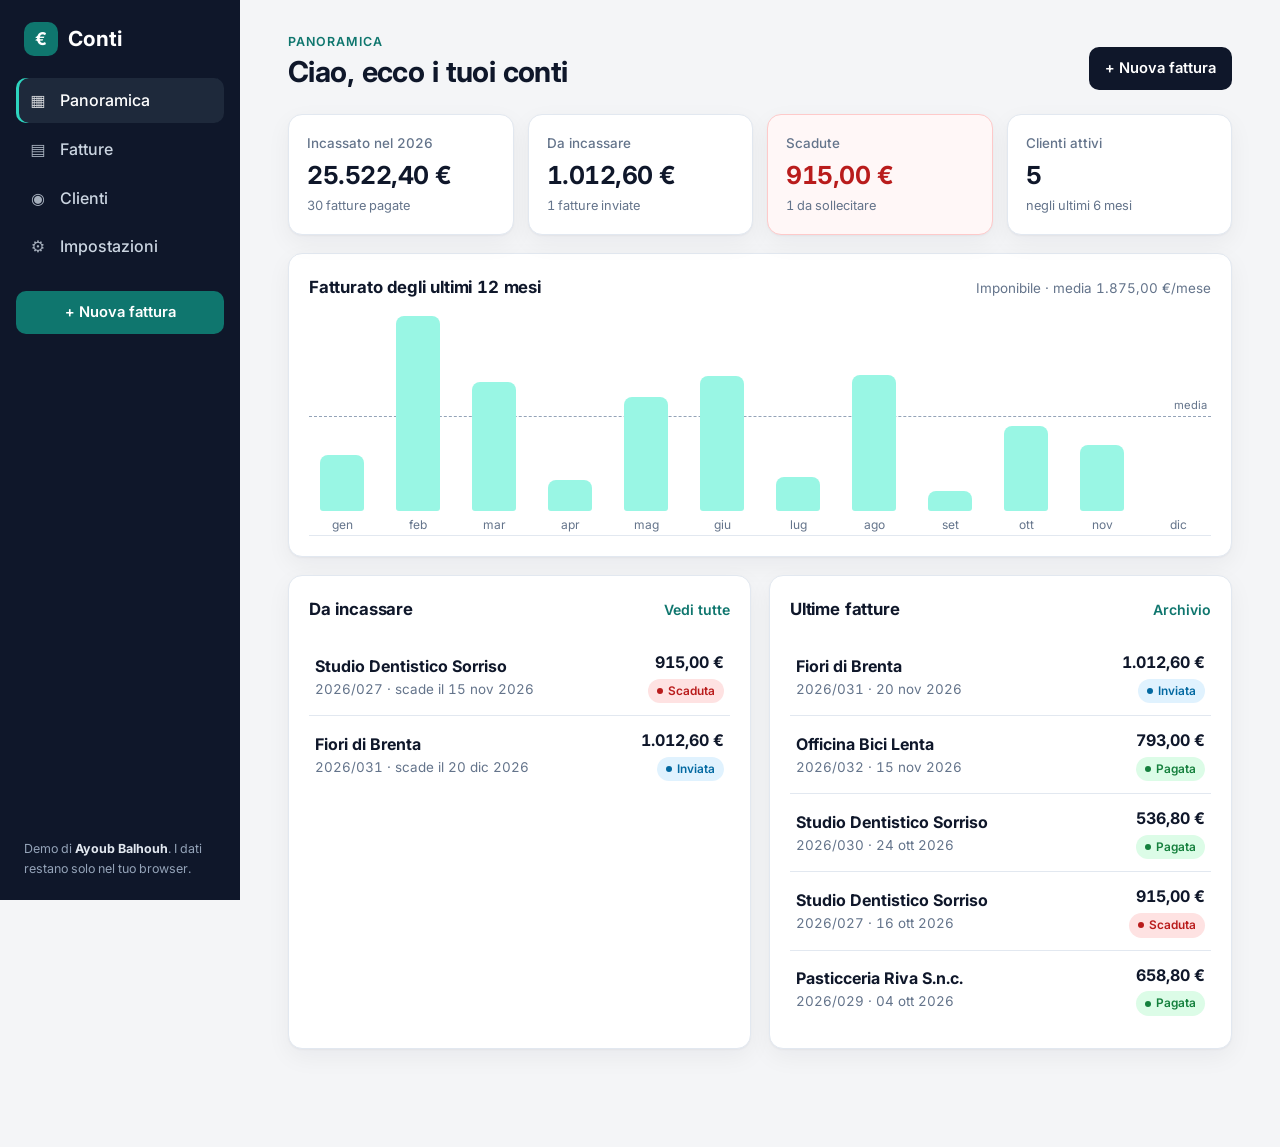
<file: progetti/conti-fatture/index.html>
<!doctype html>
<html lang="it">
<head>
<meta charset="utf-8">
<meta name="viewport" content="width=device-width, initial-scale=1">
<title>Conti · Fatture e clienti</title>
<meta name="description" content="Conti: web app per gestire fatture, clienti e incassi. Progetto demo di Ayoub Balhouh.">
<meta name="theme-color" content="#0f172a">
<link rel="preconnect" href="https://fonts.googleapis.com">
<link rel="preconnect" href="https://fonts.gstatic.com" crossorigin>
<link href="https://fonts.googleapis.com/css2?family=Inter:wght@400;500;600;700&display=swap" rel="stylesheet">
<link rel="stylesheet" href="style.css">
</head>
<body>
<div class="app">
  <aside class="sidebar">
    <a href="#/" class="brand"><span class="brand-mark">€</span> Conti</a>
    <nav class="menu" id="menu">
      <a href="#/" data-route="dashboard"><span>▦</span> Panoramica</a>
      <a href="#/fatture" data-route="fatture"><span>▤</span> Fatture</a>
      <a href="#/clienti" data-route="clienti"><span>◉</span> Clienti</a>
      <a href="#/impostazioni" data-route="impostazioni"><span>⚙</span> Impostazioni</a>
    </nav>
    <a href="#/fatture/nuova" class="btn btn-block new-btn">+ Nuova fattura</a>
    <p class="demo-note">Demo di <strong>Ayoub Balhouh</strong>. I dati restano solo nel tuo browser.</p>
  </aside>

  <main class="main" id="view" tabindex="-1"></main>
</div>

<div class="toast" id="toast" role="status" aria-live="polite"></div>

<dialog class="modal" id="clientModal">
  <form method="dialog" id="clientForm" novalidate>
    <h2 id="clientModalTitle">Nuovo cliente</h2>
    <label>Ragione sociale / Nome<input name="nome" required></label>
    <div class="two">
      <label>Partita IVA<input name="piva" inputmode="numeric" maxlength="11" pattern="[0-9]{11}" placeholder="11 cifre"></label>
      <label>Città<input name="citta"></label>
    </div>
    <label>Email<input name="email" type="email"></label>
    <p class="form-error" id="clientError"></p>
    <div class="modal-actions">
      <button type="button" class="btn btn-ghost" value="cancel" id="clientCancel">Annulla</button>
      <button type="submit" class="btn" value="save">Salva cliente</button>
    </div>
  </form>
</dialog>

<script src="js/store.js"></script>
<script src="js/app.js"></script>
</body>
</html>
</file>
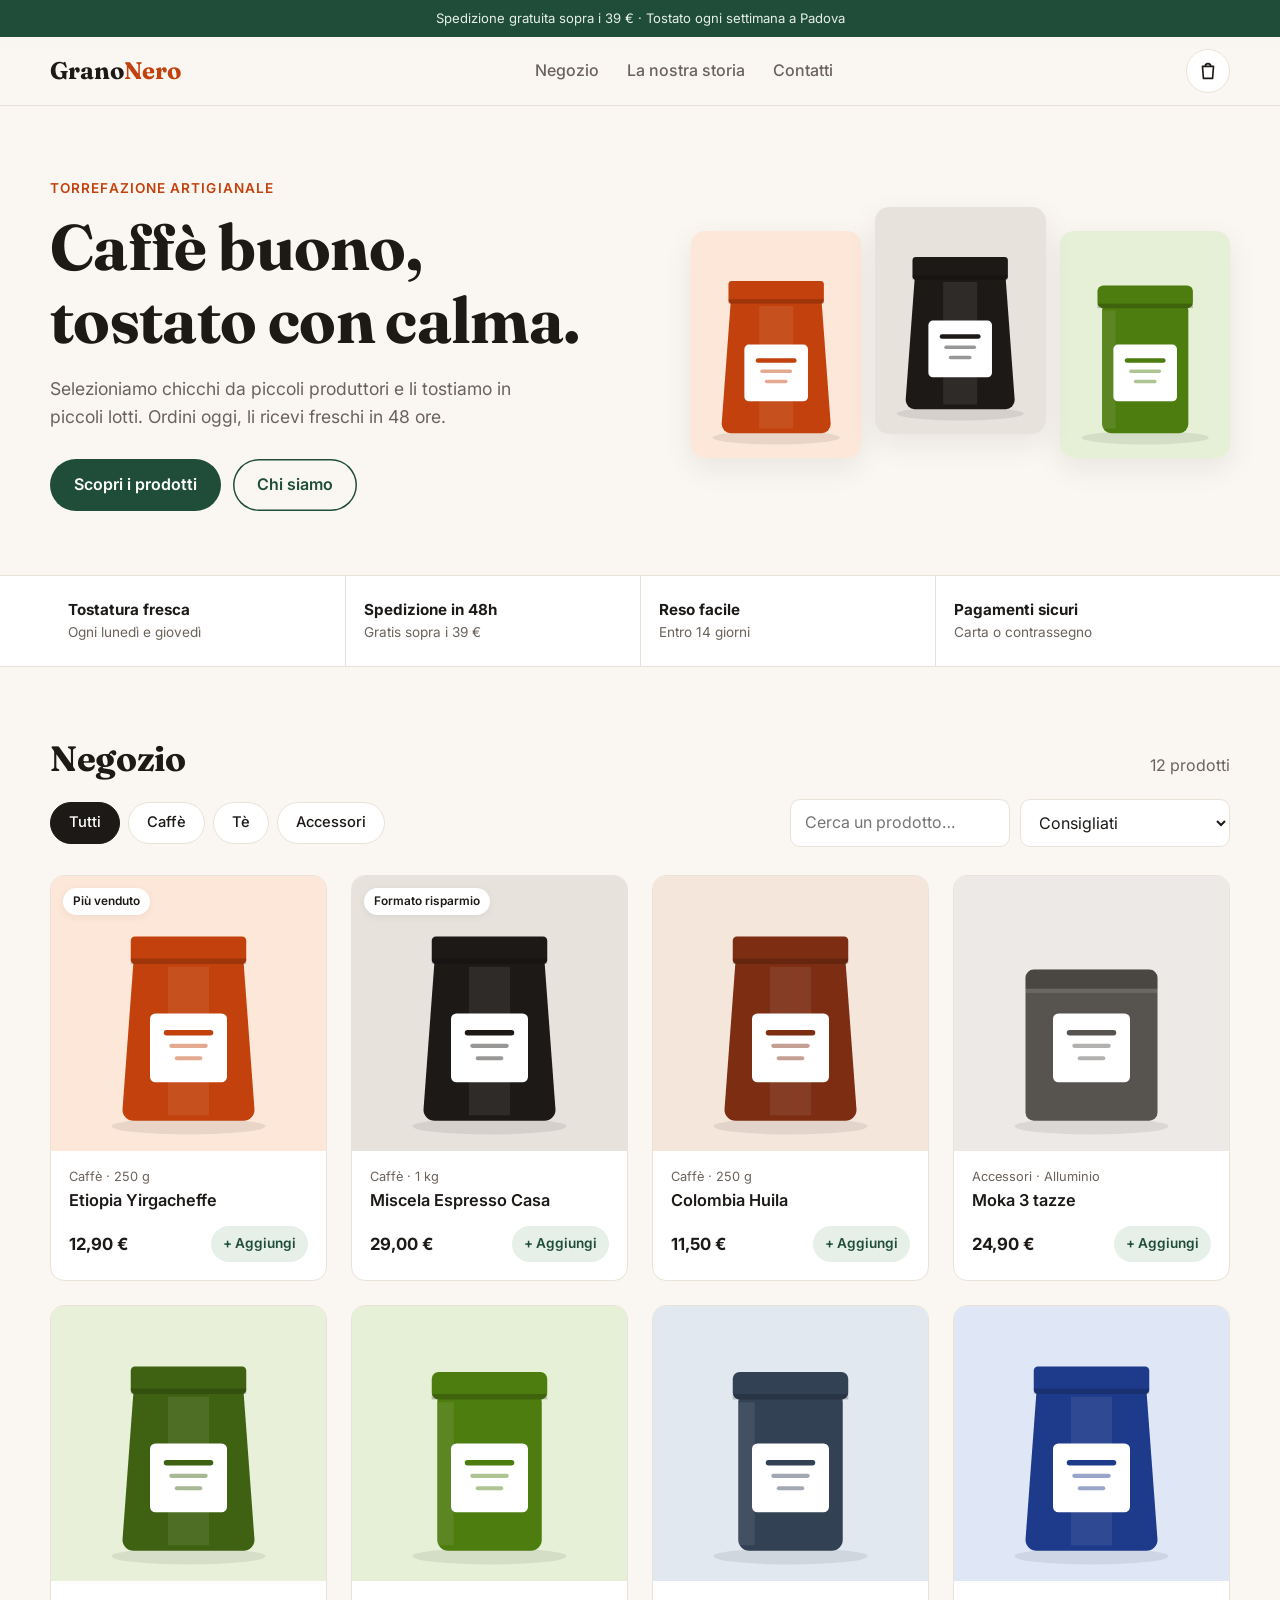
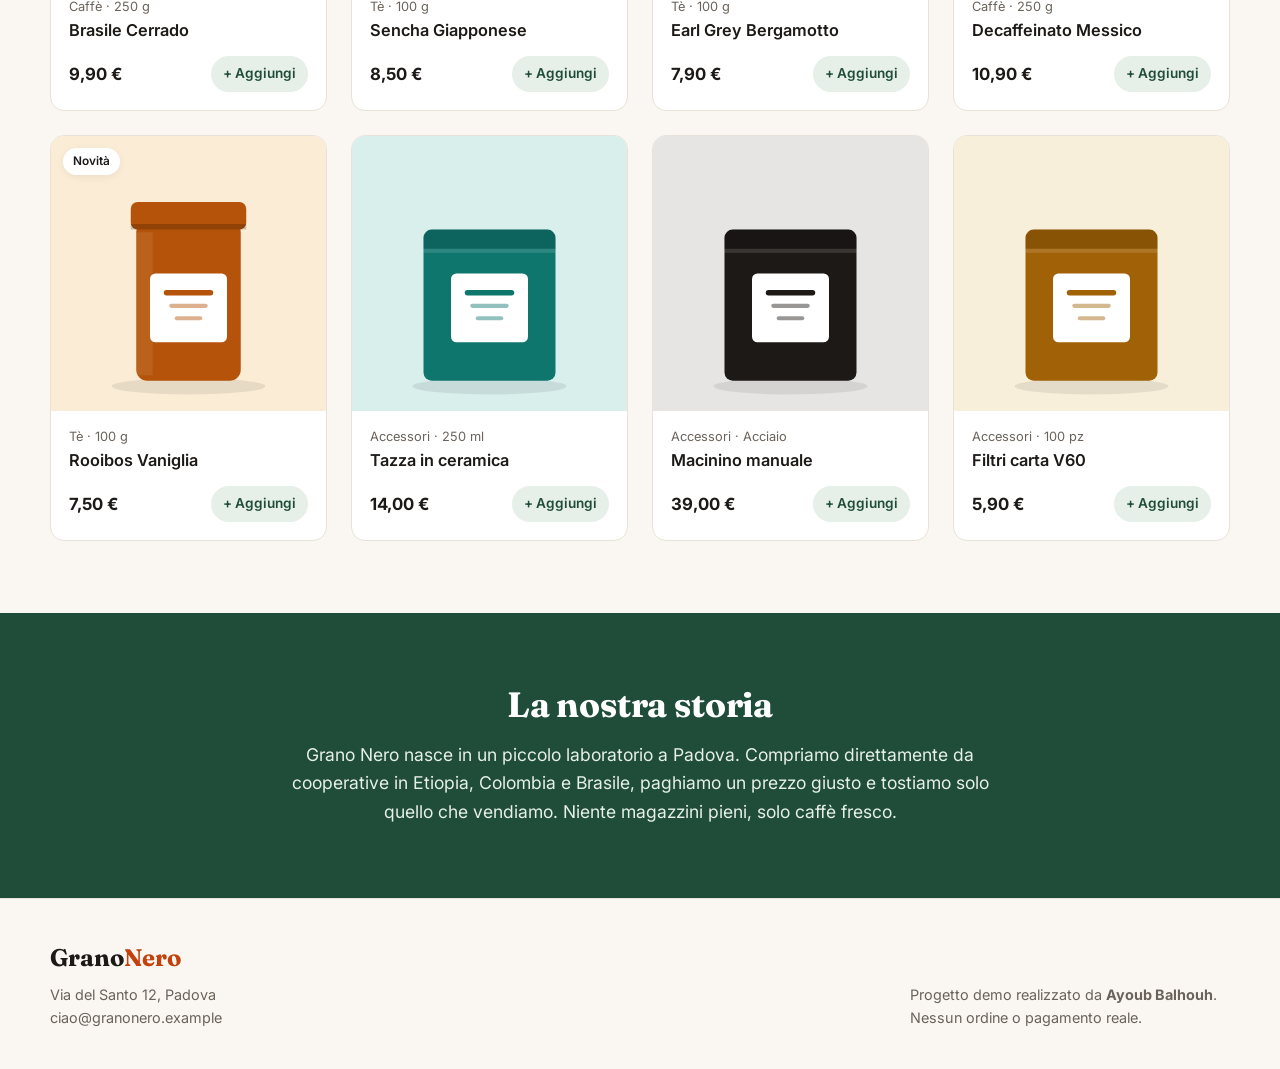
<file: progetti/grano-nero/index.html>
<!doctype html>
<html lang="it">
<head>
<meta charset="utf-8">
<meta name="viewport" content="width=device-width, initial-scale=1">
<title>Grano Nero · Torrefazione artigianale</title>
<meta name="description" content="Grano Nero: caffè in grani, tè e accessori. Progetto e-commerce demo di Ayoub Balhouh.">
<link rel="preconnect" href="https://fonts.googleapis.com">
<link rel="preconnect" href="https://fonts.gstatic.com" crossorigin>
<link href="https://fonts.googleapis.com/css2?family=Fraunces:opsz,wght@9..144,600;9..144,700&family=Inter:wght@400;500;600;700&display=swap" rel="stylesheet">
<link rel="stylesheet" href="style.css">
</head>
<body>

<div class="topbar">Spedizione gratuita sopra i 39 € · Tostato ogni settimana a Padova</div>

<header class="header">
  <div class="container header-inner">
    <a href="#" class="logo">Grano<span>Nero</span></a>
    <nav class="nav">
      <a href="#negozio">Negozio</a>
      <a href="#storia">La nostra storia</a>
      <a href="#contatti">Contatti</a>
    </nav>
    <button class="cart-btn" id="openCart" aria-label="Apri il carrello">
      <svg viewBox="0 0 24 24" width="22" height="22" fill="none" stroke="currentColor" stroke-width="1.8" stroke-linecap="round" stroke-linejoin="round"><path d="M6 7h12l-1 13H7L6 7z"/><path d="M9 7a3 3 0 0 1 6 0"/></svg>
      <span class="cart-count" id="cartCount">0</span>
    </button>
  </div>
</header>

<main>
  <section class="hero">
    <div class="container hero-inner">
      <div>
        <p class="eyebrow">Torrefazione artigianale</p>
        <h1>Caffè buono,<br>tostato con calma.</h1>
        <p class="lead">Selezioniamo chicchi da piccoli produttori e li tostiamo in piccoli lotti. Ordini oggi, li ricevi freschi in 48 ore.</p>
        <div class="hero-actions">
          <a href="#negozio" class="btn">Scopri i prodotti</a>
          <a href="#storia" class="btn btn-ghost">Chi siamo</a>
        </div>
      </div>
      <div class="hero-art" id="heroArt" aria-hidden="true"></div>
    </div>
  </section>

  <section class="perks">
    <div class="container perks-grid">
      <div><strong>Tostatura fresca</strong><span>Ogni lunedì e giovedì</span></div>
      <div><strong>Spedizione in 48h</strong><span>Gratis sopra i 39 €</span></div>
      <div><strong>Reso facile</strong><span>Entro 14 giorni</span></div>
      <div><strong>Pagamenti sicuri</strong><span>Carta o contrassegno</span></div>
    </div>
  </section>

  <section id="negozio" class="section">
    <div class="container">
      <div class="shop-head">
        <h2>Negozio</h2>
        <p class="muted" id="resultCount"></p>
      </div>

      <div class="toolbar">
        <div class="filters" id="filters" role="tablist"></div>
        <div class="toolbar-right">
          <input type="search" id="search" placeholder="Cerca un prodotto…" aria-label="Cerca">
          <select id="sort" aria-label="Ordina">
            <option value="consigliati">Consigliati</option>
            <option value="prezzo-asc">Prezzo: dal più basso</option>
            <option value="prezzo-desc">Prezzo: dal più alto</option>
            <option value="nome">Nome A–Z</option>
          </select>
        </div>
      </div>

      <div class="products" id="products"></div>
      <p class="empty" id="empty" hidden>Nessun prodotto trovato. Prova con un'altra ricerca.</p>
    </div>
  </section>

  <section id="storia" class="section story">
    <div class="container story-inner">
      <h2>La nostra storia</h2>
      <p>Grano Nero nasce in un piccolo laboratorio a Padova. Compriamo direttamente da cooperative in Etiopia, Colombia e Brasile, paghiamo un prezzo giusto e tostiamo solo quello che vendiamo. Niente magazzini pieni, solo caffè fresco.</p>
    </div>
  </section>
</main>

<footer id="contatti" class="footer">
  <div class="container footer-inner">
    <div>
      <a href="#" class="logo">Grano<span>Nero</span></a>
      <p>Via del Santo 12, Padova<br>ciao@granonero.example</p>
    </div>
    <p class="demo-note">Progetto demo realizzato da <strong>Ayoub Balhouh</strong>. Nessun ordine o pagamento reale.</p>
  </div>
</footer>

<!-- Scheda prodotto -->
<div class="overlay" id="productModal" hidden>
  <div class="modal" role="dialog" aria-modal="true" aria-labelledby="pmTitle">
    <button class="close" data-close aria-label="Chiudi">×</button>
    <div class="pm-grid">
      <div class="pm-image" id="pmImage"></div>
      <div class="pm-info">
        <p class="eyebrow" id="pmCategory"></p>
        <h3 id="pmTitle"></h3>
        <p class="pm-price" id="pmPrice"></p>
        <p class="muted" id="pmDesc"></p>
        <ul class="pm-details" id="pmDetails"></ul>
        <div class="pm-buy">
          <div class="qty">
            <button type="button" id="pmMinus" aria-label="Meno">−</button>
            <span id="pmQty">1</span>
            <button type="button" id="pmPlus" aria-label="Più">+</button>
          </div>
          <button class="btn" id="pmAdd">Aggiungi al carrello</button>
        </div>
      </div>
    </div>
  </div>
</div>

<!-- Carrello -->
<div class="overlay overlay-side" id="cartDrawer" hidden>
  <aside class="drawer" role="dialog" aria-modal="true" aria-labelledby="cartTitle">
    <div class="drawer-head">
      <h3 id="cartTitle">Il tuo carrello</h3>
      <button class="close" data-close aria-label="Chiudi">×</button>
    </div>
    <div class="shipping-bar"><p id="shippingText"></p><div class="bar"><span id="shippingFill"></span></div></div>
    <div class="cart-items" id="cartItems"></div>
    <div class="drawer-foot" id="cartFoot">
      <div class="row"><span>Subtotale</span><span id="subtotal"></span></div>
      <div class="row"><span>Spedizione</span><span id="shipping"></span></div>
      <div class="row total"><span>Totale</span><span id="total"></span></div>
      <button class="btn btn-block" id="goCheckout">Vai al pagamento</button>
    </div>
  </aside>
</div>

<!-- Checkout -->
<div class="overlay" id="checkoutModal" hidden>
  <div class="modal modal-sm" role="dialog" aria-modal="true" aria-labelledby="coTitle">
    <button class="close" data-close aria-label="Chiudi">×</button>
    <div id="checkoutStep">
      <h3 id="coTitle">Dati di spedizione</h3>
      <form id="checkoutForm" novalidate>
        <label>Nome e cognome<input name="nome" required autocomplete="name"></label>
        <label>Email<input name="email" type="email" required autocomplete="email"></label>
        <label>Indirizzo<input name="indirizzo" required autocomplete="street-address"></label>
        <div class="two">
          <label>Città<input name="citta" required autocomplete="address-level2"></label>
          <label>CAP<input name="cap" required inputmode="numeric" pattern="[0-9]{5}" maxlength="5" autocomplete="postal-code"></label>
        </div>
        <fieldset>
          <legend>Pagamento</legend>
          <label class="radio"><input type="radio" name="pagamento" value="carta" checked> Carta di credito</label>
          <label class="radio"><input type="radio" name="pagamento" value="contrassegno"> Contrassegno (+2,00 €)</label>
        </fieldset>
        <div class="co-total"><span>Totale da pagare</span><strong id="coTotal"></strong></div>
        <button class="btn btn-block" type="submit">Conferma ordine</button>
        <p class="tiny">Demo: nessun pagamento verrà addebitato.</p>
      </form>
    </div>
    <div id="successStep" class="success" hidden>
      <div class="check">✓</div>
      <h3>Grazie per l'ordine!</h3>
      <p class="muted">Ordine <strong id="orderId"></strong> confermato. Riceverai una email a <strong id="orderEmail"></strong>.</p>
      <button class="btn" data-close>Torna al negozio</button>
    </div>
  </div>
</div>

<div class="toast" id="toast" role="status" aria-live="polite"></div>

<script src="products.js"></script>
<script src="app.js"></script>
</body>
</html>
</file>
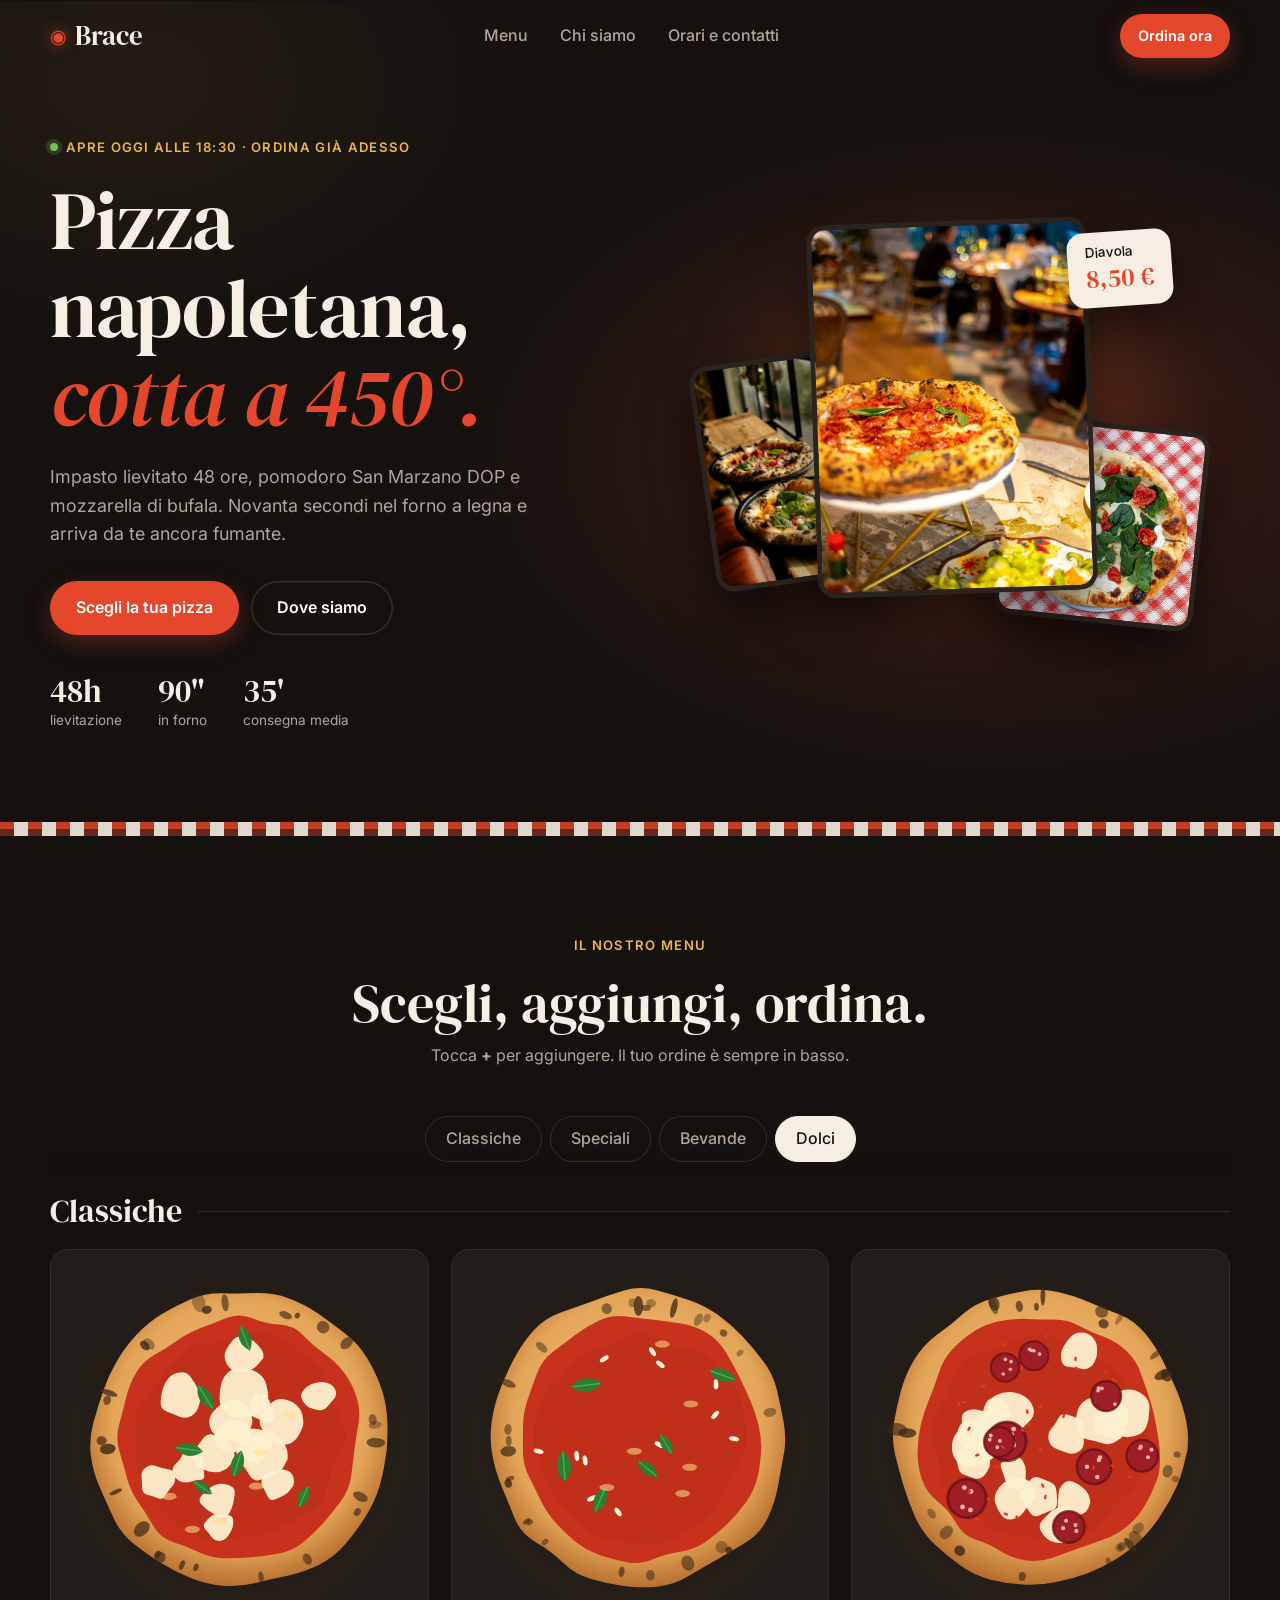
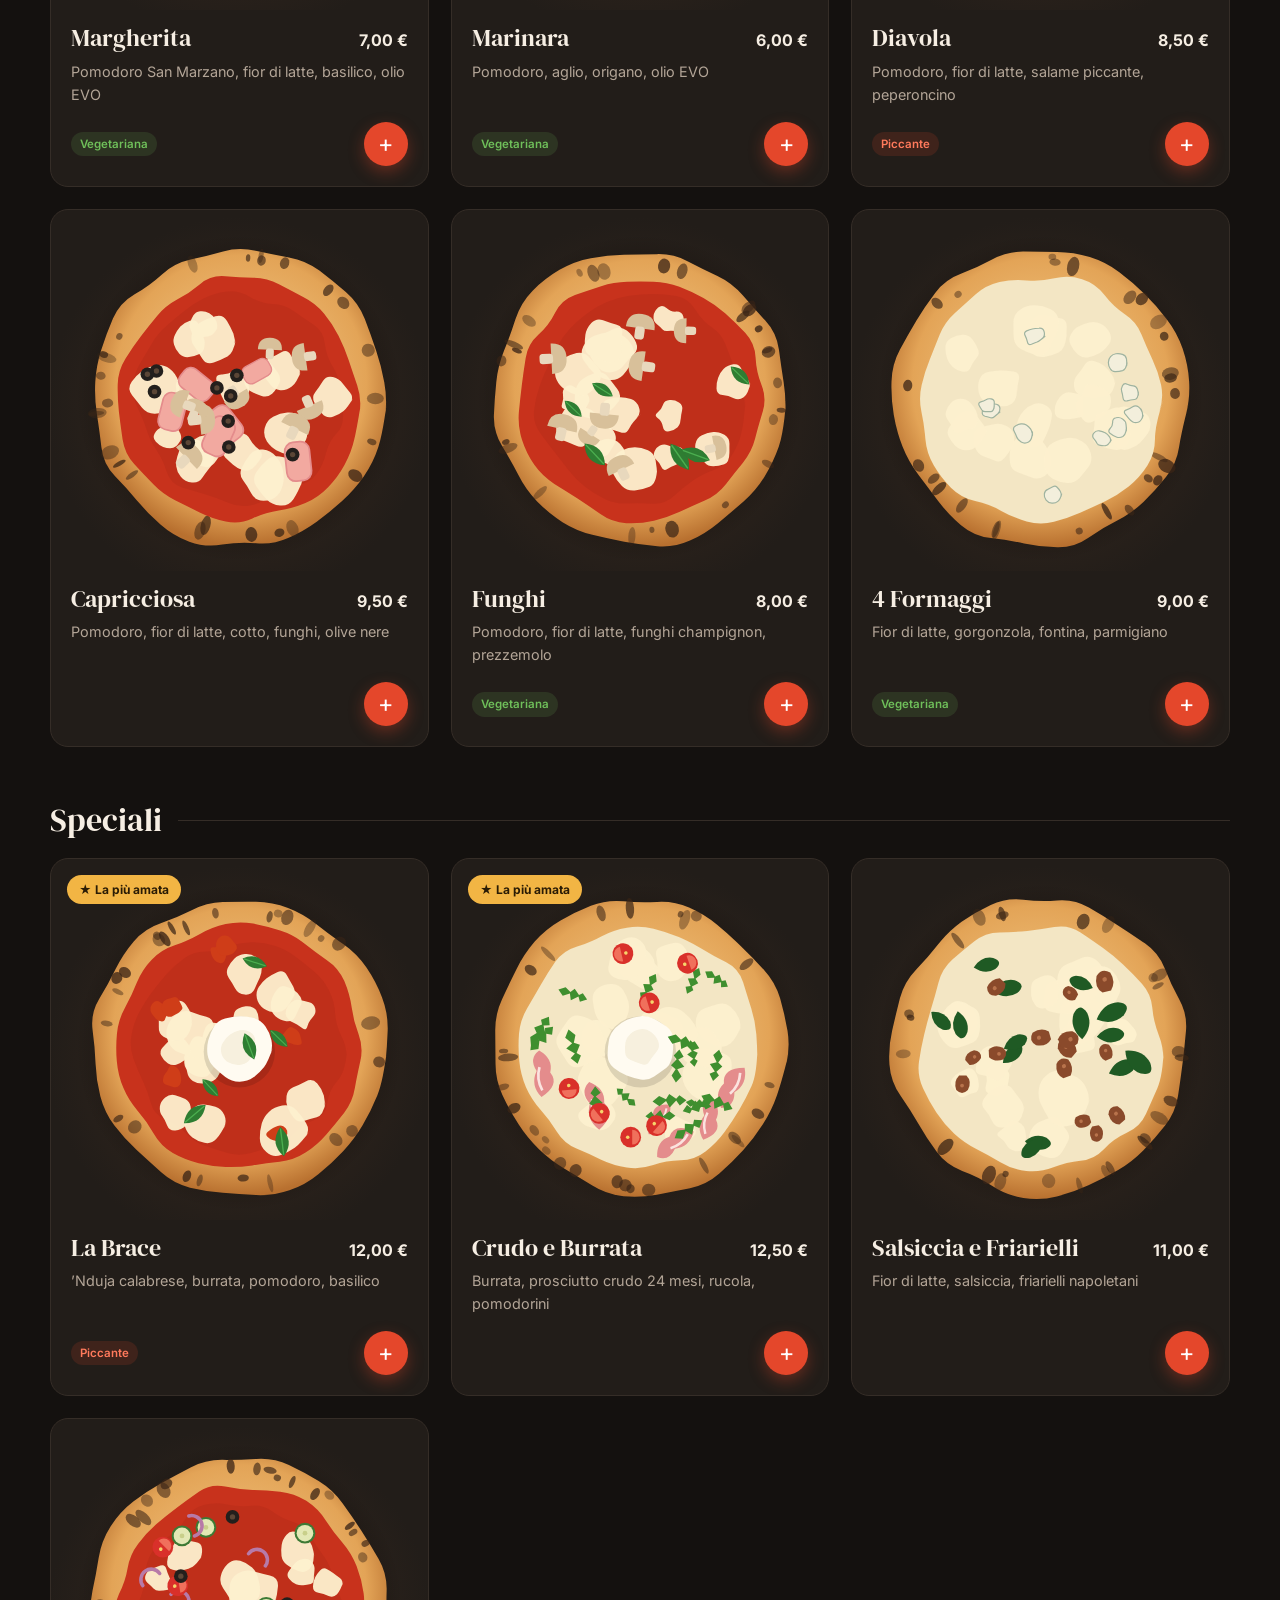
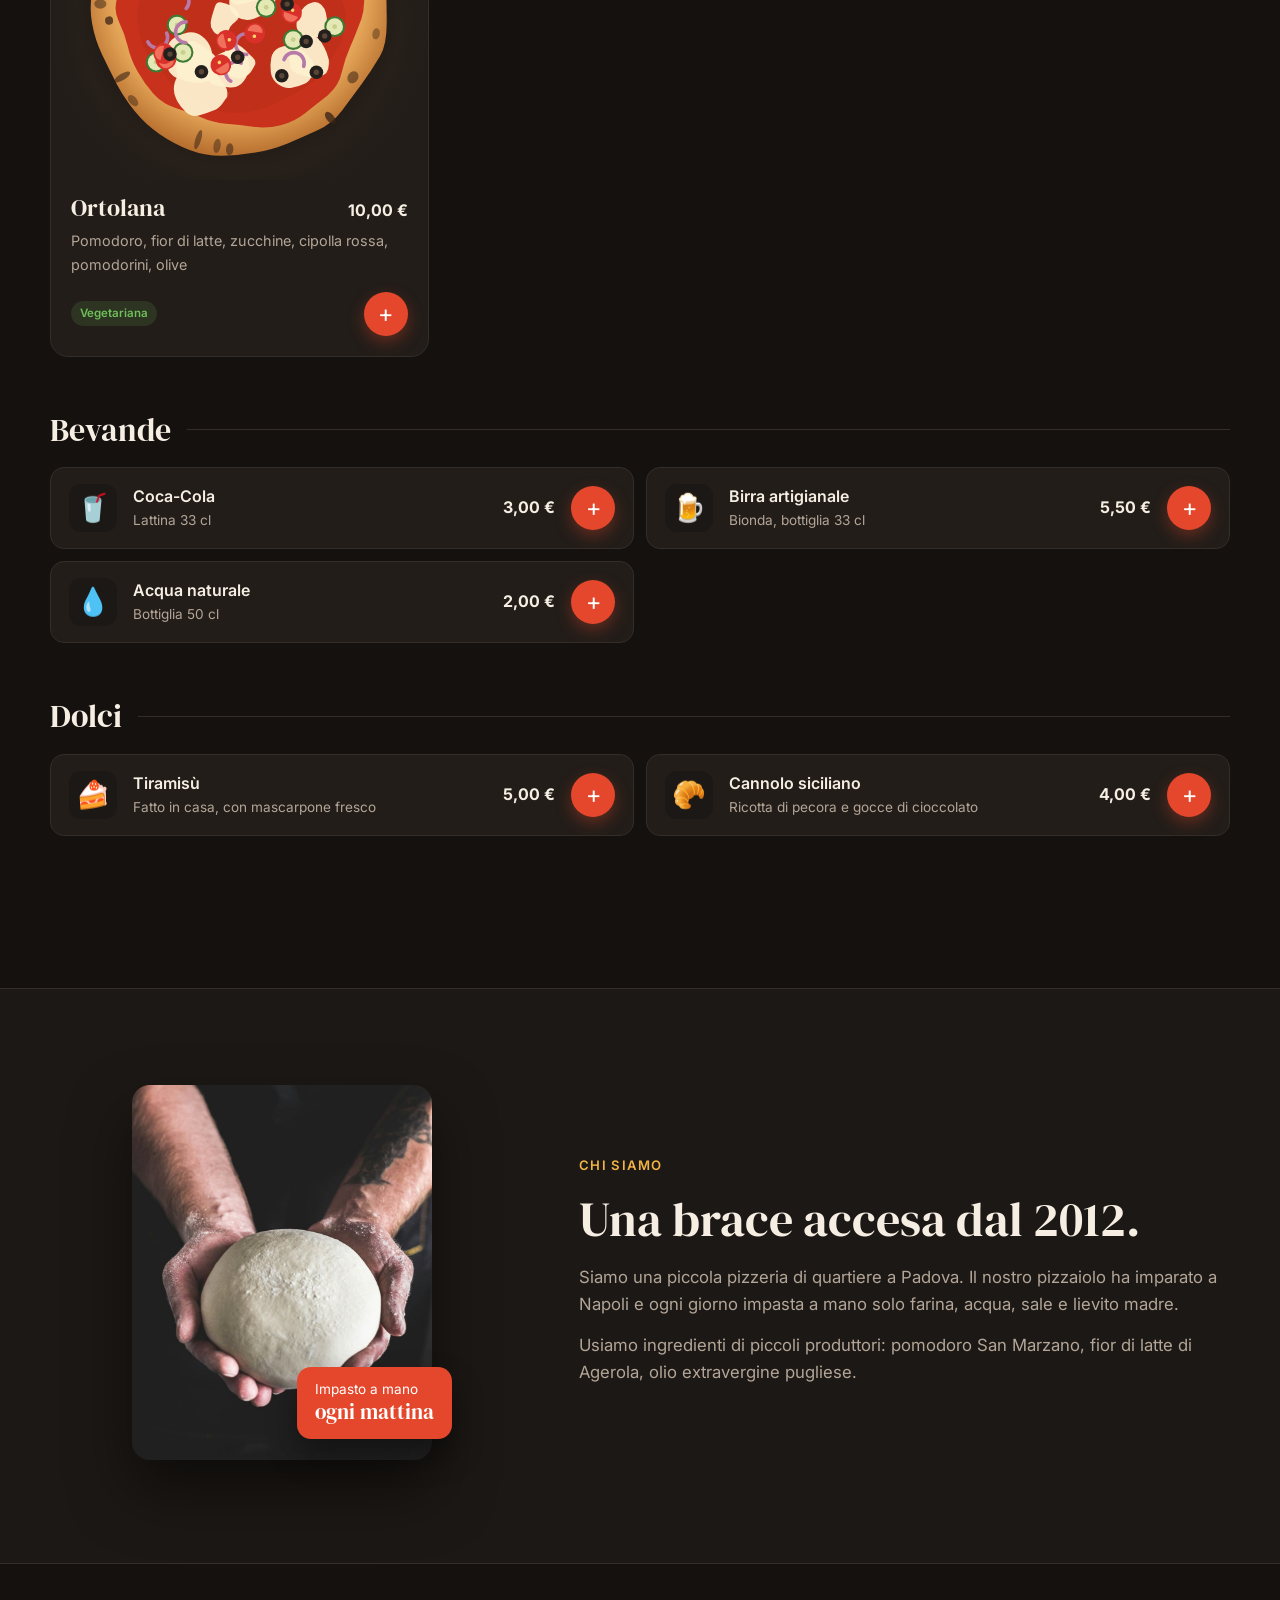
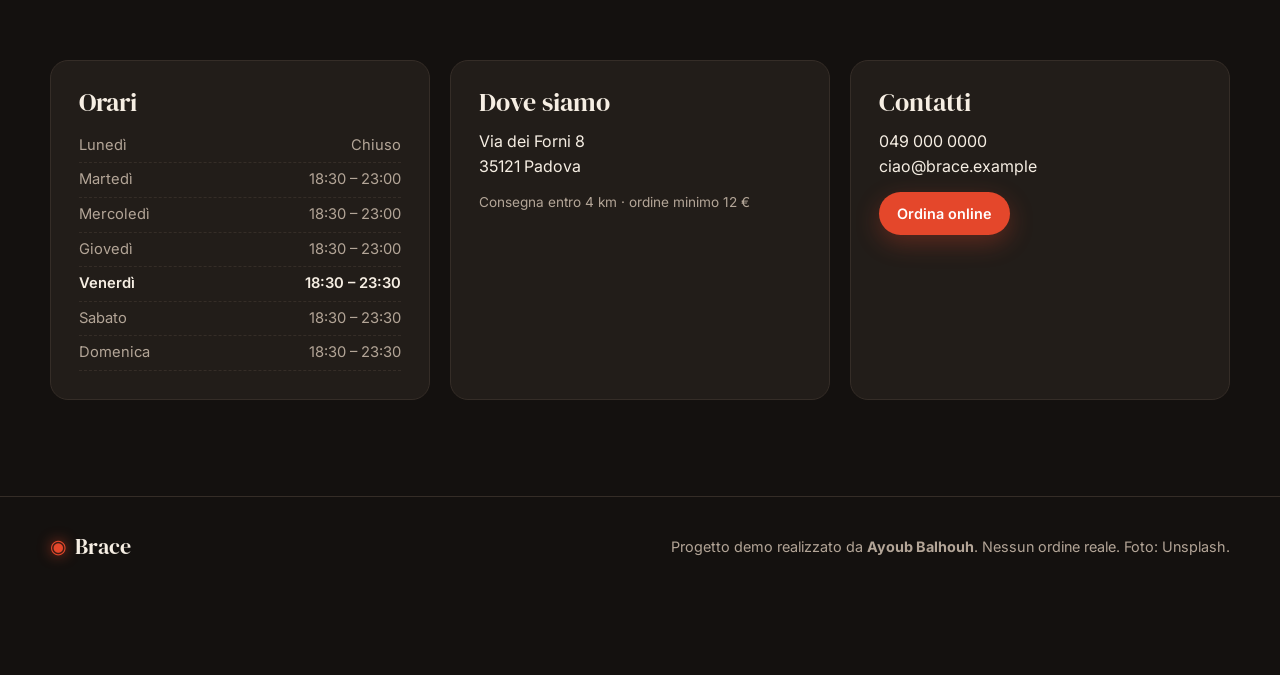
<file: progetti/pizzeria-brace/index.html>
<!doctype html>
<html lang="it">
<head>
<meta charset="utf-8">
<meta name="viewport" content="width=device-width, initial-scale=1">
<title>Brace · Pizzeria napoletana</title>
<meta name="description" content="Brace: pizza napoletana cotta nel forno a legna. Ordina online per asporto o consegna. Progetto demo di Ayoub Balhouh.">
<meta name="theme-color" content="#14110f">
<link rel="preconnect" href="https://fonts.googleapis.com">
<link rel="preconnect" href="https://fonts.gstatic.com" crossorigin>
<link href="https://fonts.googleapis.com/css2?family=DM+Serif+Display:ital@0;1&family=Inter:wght@400;500;600;700&display=swap" rel="stylesheet">
<link rel="stylesheet" href="style.css">
</head>
<body>

<header class="header" id="header">
  <div class="container header-inner">
    <a href="#top" class="logo"><span class="logo-mark">◉</span> Brace</a>
    <nav class="nav">
      <a href="#menu">Menu</a>
      <a href="#storia">Chi siamo</a>
      <a href="#info">Orari e contatti</a>
    </nav>
    <button class="btn btn-sm" data-open-order>Ordina ora</button>
  </div>
</header>

<main id="top">
  <section class="hero">
    <div class="embers" id="embers" aria-hidden="true"></div>
    <div class="container hero-inner">
      <div class="hero-text">
        <p class="eyebrow"><span class="dot"></span> <span id="openStatus">Aperto stasera dalle 18:30</span></p>
        <h1>Pizza napoletana,<br><em>cotta a 450°.</em></h1>
        <p class="lead">Impasto lievitato 48 ore, pomodoro San Marzano DOP e mozzarella di bufala. Novanta secondi nel forno a legna e arriva da te ancora fumante.</p>
        <div class="hero-actions">
          <a href="#menu" class="btn">Scegli la tua pizza</a>
          <a href="#info" class="btn btn-ghost">Dove siamo</a>
        </div>
        <ul class="stats">
          <li><strong>48h</strong><span>lievitazione</span></li>
          <li><strong>90"</strong><span>in forno</span></li>
          <li><strong>35'</strong><span>consegna media</span></li>
        </ul>
      </div>
      <div class="collage" aria-label="Le nostre pizze">
        <div class="glow" aria-hidden="true"></div>
        <img class="c1" src="img/sala.jpg" alt="Pizza diavola servita in sala" width="900" height="1350" fetchpriority="high">
        <img class="c2" src="img/bianca.jpg" alt="Pizza bianca con spinaci e pomodorini" width="1000" height="750">
        <img class="c3" src="img/hero.jpg" alt="Margherita e diavola sul bancone" width="900" height="1350">
        <div class="price-tag">Diavola<strong>8,50 €</strong></div>
      </div>
      </div>
    </div>
  </section>

  <div class="checks" aria-hidden="true"></div>

  <section id="menu" class="section">
    <div class="container">
      <div class="section-head">
        <p class="eyebrow">Il nostro menu</p>
        <h2>Scegli, aggiungi, ordina.</h2>
        <p class="muted">Tocca <strong>+</strong> per aggiungere. Il tuo ordine è sempre in basso.</p>
      </div>
      <div class="tabs" id="tabs" role="tablist"></div>
      <div id="menuList"></div>
    </div>
  </section>

  <section id="storia" class="section story">
    <div class="container story-inner">
      <div class="story-art">
        <img src="img/impasto.jpg" alt="Le mani del pizzaiolo con un panetto di impasto" width="900" height="1358" loading="lazy">
        <span class="story-badge">Impasto a mano<br><strong>ogni mattina</strong></span>
      </div>
      <div>
        <p class="eyebrow">Chi siamo</p>
        <h2>Una brace accesa dal 2012.</h2>
        <p>Siamo una piccola pizzeria di quartiere a Padova. Il nostro pizzaiolo ha imparato a Napoli e ogni giorno impasta a mano solo farina, acqua, sale e lievito madre.</p>
        <p>Usiamo ingredienti di piccoli produttori: pomodoro San Marzano, fior di latte di Agerola, olio extravergine pugliese.</p>
      </div>
    </div>
  </section>

  <section id="info" class="section">
    <div class="container info-grid">
      <div class="info-card">
        <h3>Orari</h3>
        <ul class="hours" id="hours"></ul>
      </div>
      <div class="info-card">
        <h3>Dove siamo</h3>
        <p>Via dei Forni 8<br>35121 Padova</p>
        <p class="muted small">Consegna entro 4 km · ordine minimo 12 €</p>
      </div>
      <div class="info-card">
        <h3>Contatti</h3>
        <p>049 000 0000<br>ciao@brace.example</p>
        <button class="btn btn-sm" data-open-order>Ordina online</button>
      </div>
    </div>
  </section>
</main>

<footer class="footer">
  <div class="container footer-inner">
    <span class="logo"><span class="logo-mark">◉</span> Brace</span>
    <p>Progetto demo realizzato da <strong>Ayoub Balhouh</strong>. Nessun ordine reale. Foto: Unsplash.</p>
  </div>
</footer>

<!-- Barra ordine sempre visibile -->
<button class="order-bar" id="orderBar" data-open-order hidden>
  <span class="ob-count" id="obCount">0</span>
  <span>Vedi il tuo ordine</span>
  <strong id="obTotal">0,00 €</strong>
</button>

<!-- Pannello ordine -->
<div class="overlay" id="orderPanel" hidden>
  <aside class="panel" role="dialog" aria-modal="true" aria-labelledby="panelTitle">
    <div class="panel-head">
      <h3 id="panelTitle">Il tuo ordine</h3>
      <button class="close" data-close aria-label="Chiudi">×</button>
    </div>

    <div class="panel-body" id="orderStep">
      <div id="orderItems"></div>

      <div id="orderForm" class="order-form">
        <div class="segmented" role="radiogroup" aria-label="Tipo di ordine">
          <label><input type="radio" name="mode" value="asporto" checked><span>🥡 Asporto</span></label>
          <label><input type="radio" name="mode" value="consegna"><span>🛵 Consegna</span></label>
        </div>

        <form id="checkout" novalidate>
          <label>Orario
            <select name="orario" id="timeSelect"></select>
          </label>
          <div class="two">
            <label>Nome<input name="nome" required autocomplete="given-name" placeholder="Mario"></label>
            <label>Telefono<input name="telefono" type="tel" required autocomplete="tel" placeholder="333 123 4567" pattern="[0-9 +]{8,}"></label>
          </div>
          <div id="addressFields" hidden>
            <label>Indirizzo<input name="indirizzo" autocomplete="street-address" placeholder="Via Roma 10, Padova"></label>
            <label><span>Citofono / scala <span class="muted">(facoltativo)</span></span><input name="citofono" placeholder="Rossi, 2° piano"></label>
          </div>
          <label><span>Note <span class="muted">(facoltativo)</span></span><textarea name="note" rows="2" placeholder="Es. pizza ben cotta, senza basilico…"></textarea></label>

          <div class="summary">
            <div class="row"><span>Subtotale</span><span id="sumSub"></span></div>
            <div class="row" id="rowDelivery" hidden><span>Consegna</span><span>2,00 €</span></div>
            <div class="row total"><span>Totale</span><span id="sumTotal"></span></div>
            <p class="warn" id="minWarn" hidden></p>
          </div>
          <button class="btn btn-block" type="submit" id="submitBtn">Invia ordine</button>
          <p class="tiny">Paghi alla consegna o al ritiro · contanti o carta</p>
        </form>
      </div>
    </div>

    <div class="panel-body success" id="successStep" hidden>
      <div class="success-pizza" id="successPizza"></div>
      <h3>Ordine ricevuto!</h3>
      <p>Ordine <strong id="sOrder"></strong> · <span id="sWhen"></span></p>
      <ol class="progress">
        <li class="done">Ricevuto</li>
        <li class="active">In forno</li>
        <li id="sLast">Pronto</li>
      </ol>
      <p class="muted small">Ti chiameremo al <strong id="sPhone"></strong> se serve.</p>
      <button class="btn" data-close>Torna al menu</button>
    </div>
  </aside>
</div>

<div class="toast" id="toast" role="status" aria-live="polite"></div>

<script src="pizza-art.js"></script>
<script src="menu.js"></script>
<script src="app.js"></script>
</body>
</html>
</file>
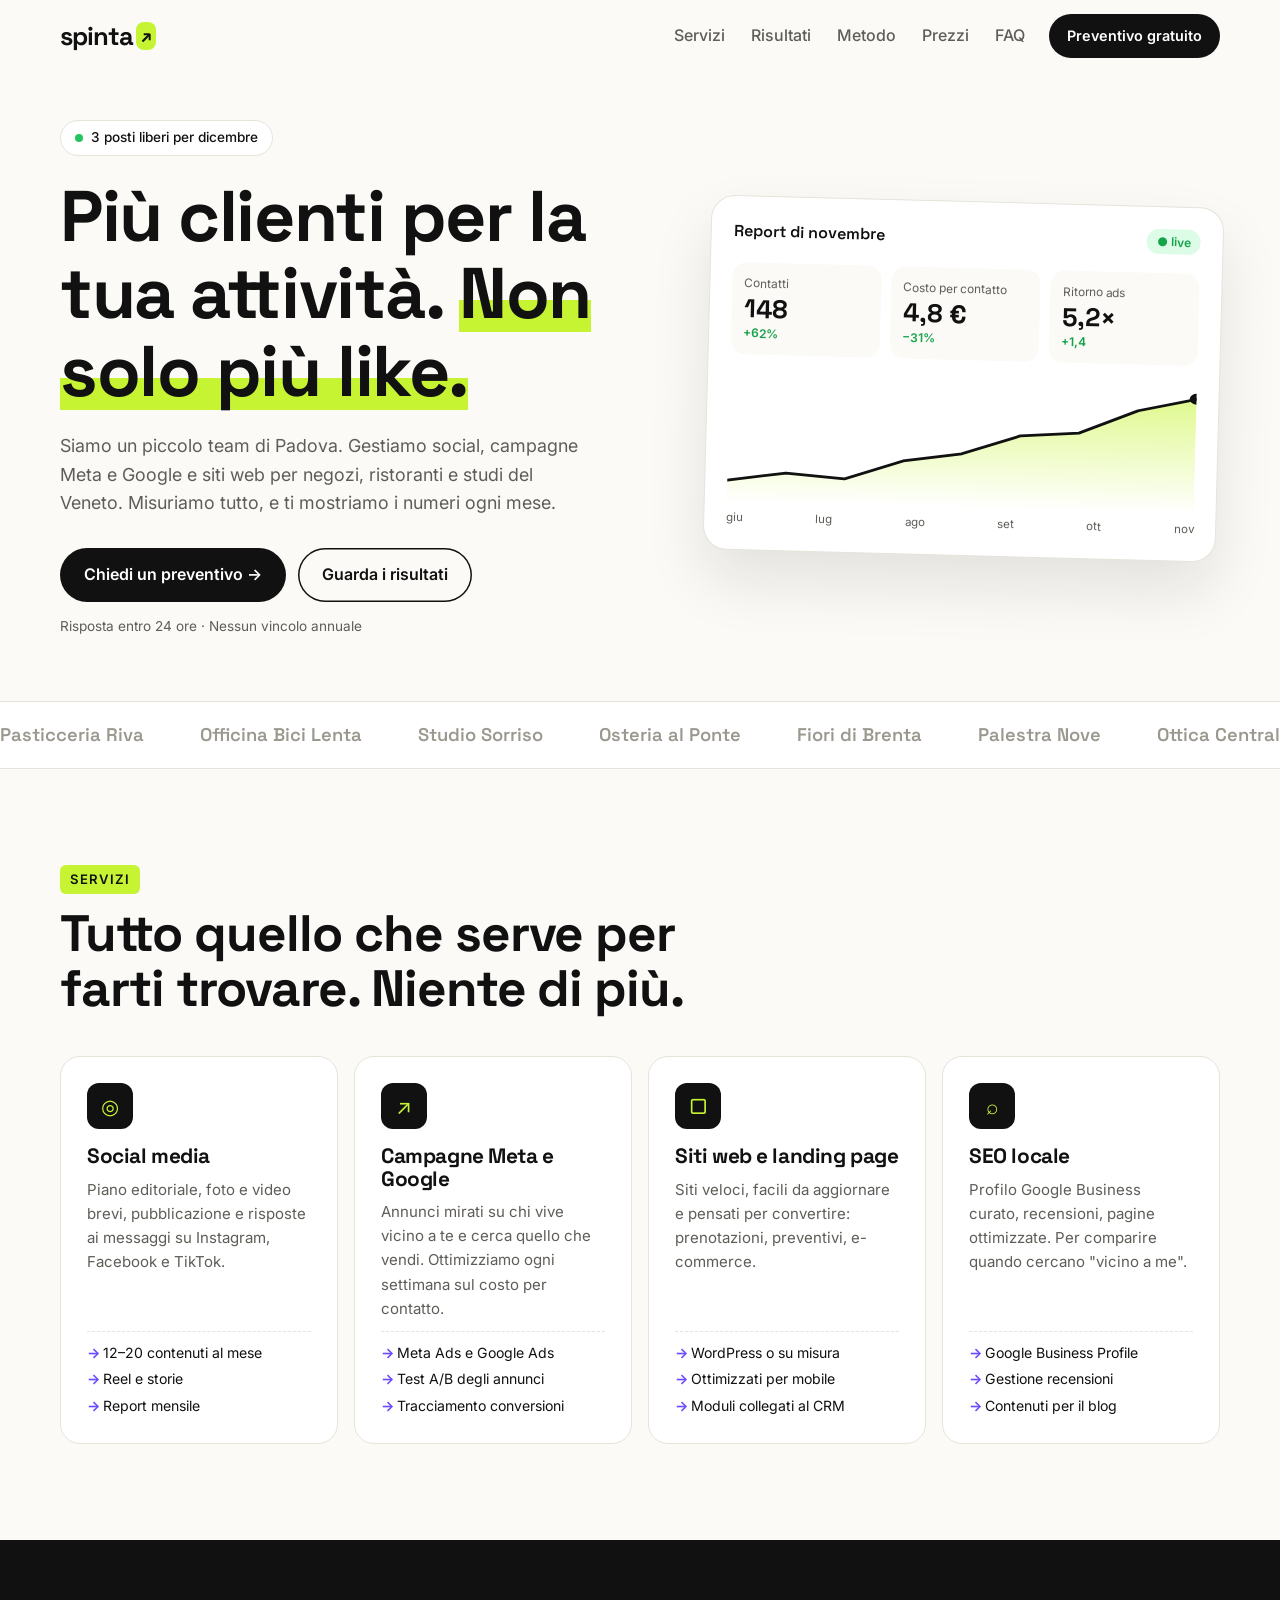
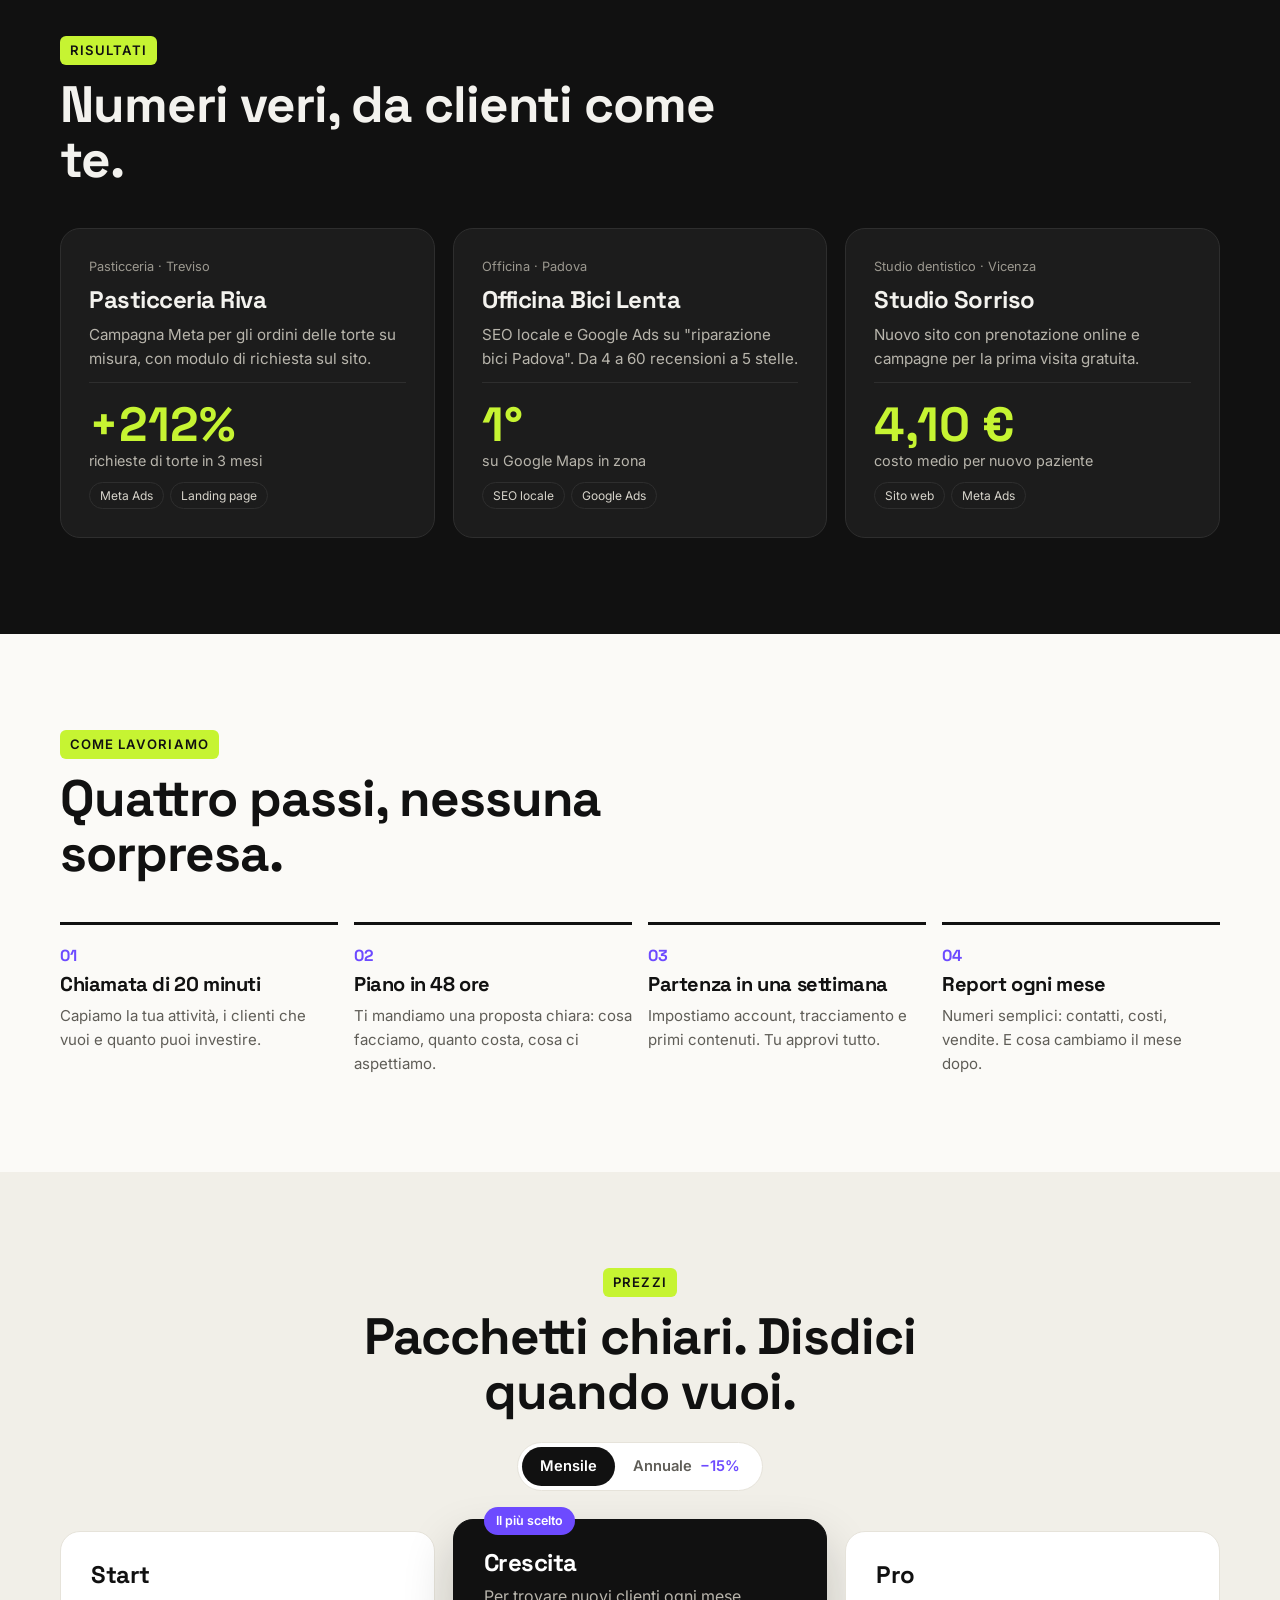
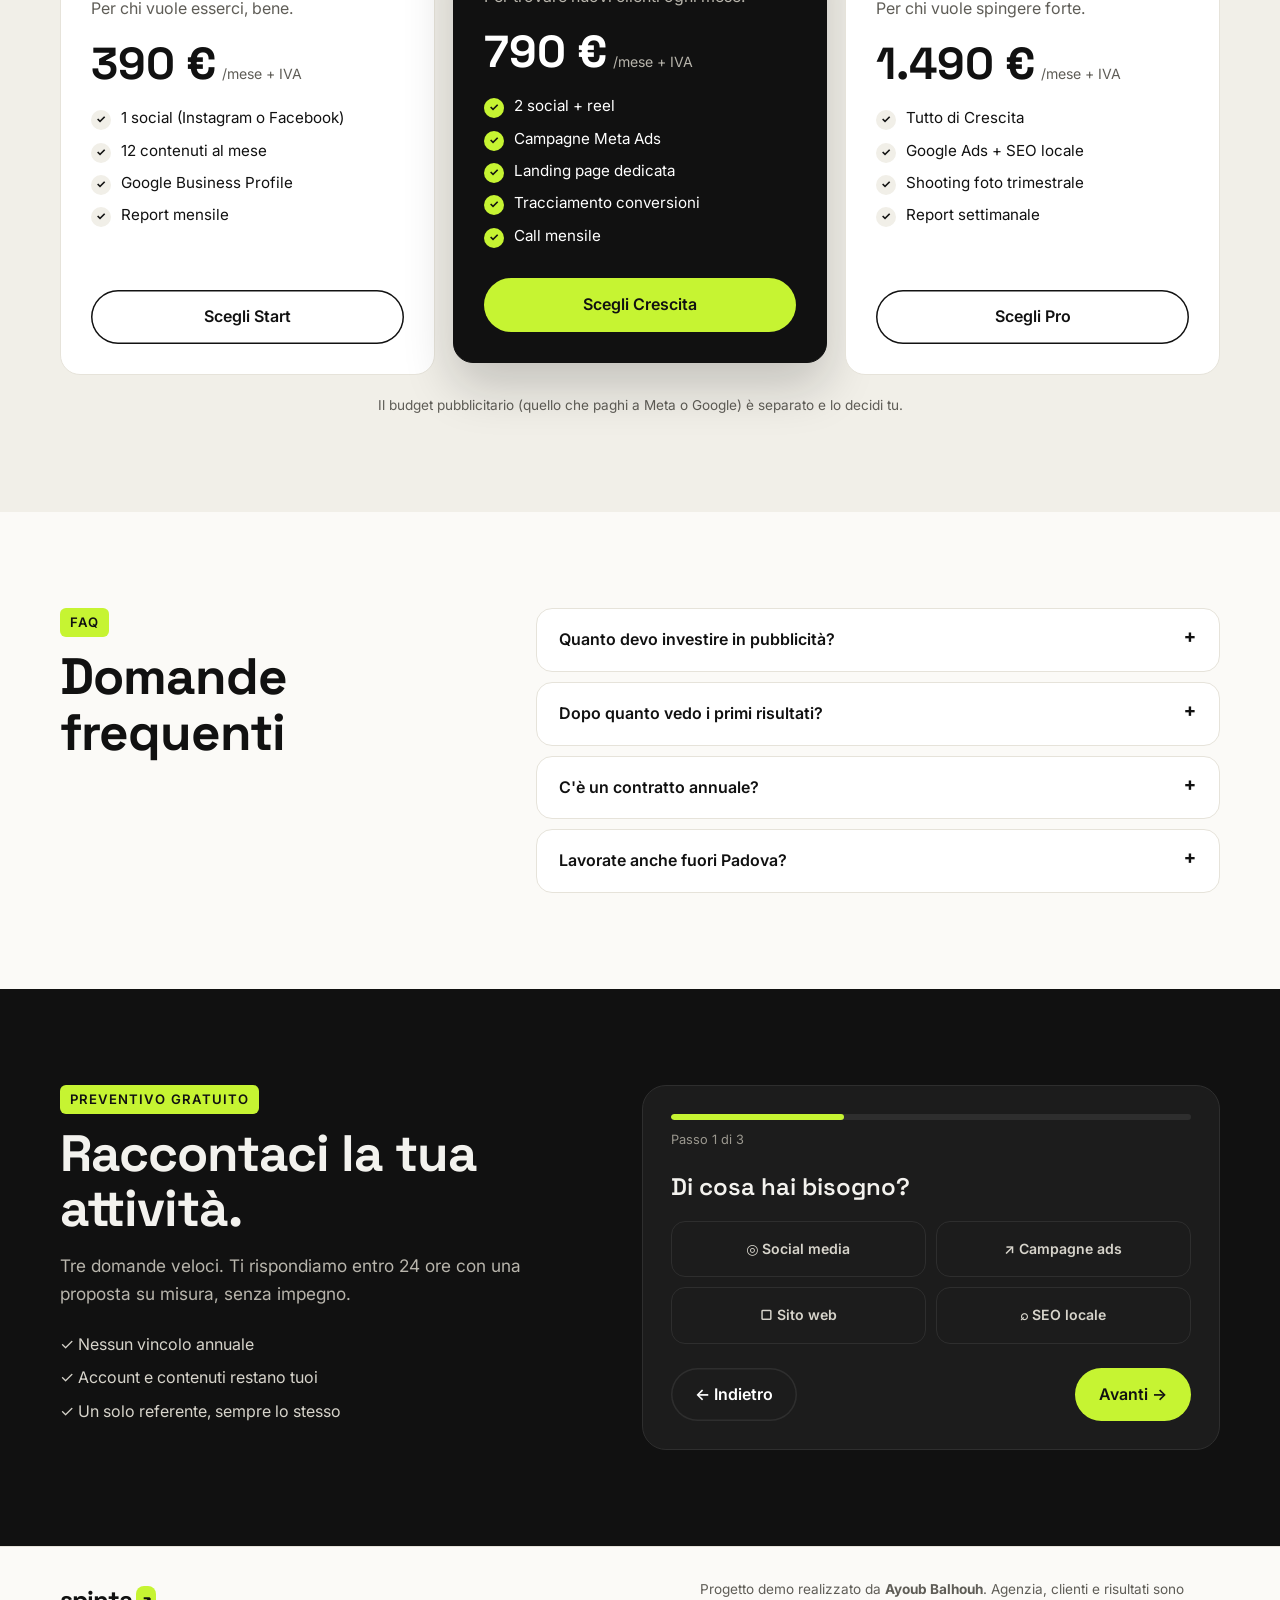
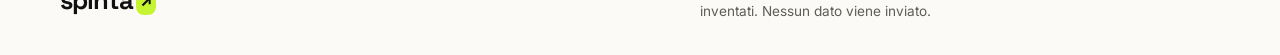
<file: progetti/spinta-agenzia/index.html>
<!doctype html>
<html lang="it">
<head>
<meta charset="utf-8">
<meta name="viewport" content="width=device-width, initial-scale=1">
<title>Spinta · Agenzia di marketing digitale a Padova</title>
<meta name="description" content="Spinta aiuta le piccole imprese del Veneto a trovare clienti online: social media, campagne Meta e Google Ads, siti web e SEO. Preventivo gratuito in 24 ore.">
<link rel="canonical" href="https://ayoubbalhouh.github.io/progetti/spinta-agenzia/">
<meta property="og:type" content="website">
<meta property="og:title" content="Spinta · Più clienti per la tua attività, non solo più like">
<meta property="og:description" content="Social media, campagne a pagamento, siti web e SEO per le piccole imprese del Veneto.">
<meta property="og:url" content="https://ayoubbalhouh.github.io/progetti/spinta-agenzia/">
<meta property="og:locale" content="it_IT">
<meta name="theme-color" content="#111111">
<link rel="preconnect" href="https://fonts.googleapis.com">
<link rel="preconnect" href="https://fonts.gstatic.com" crossorigin>
<link href="https://fonts.googleapis.com/css2?family=Space+Grotesk:wght@500;600;700&family=Inter:wght@400;500;600&display=swap" rel="stylesheet">
<link rel="stylesheet" href="style.css">
<script type="application/ld+json">
{
  "@context": "https://schema.org",
  "@type": "ProfessionalService",
  "name": "Spinta",
  "description": "Agenzia di marketing digitale per piccole imprese",
  "url": "https://ayoubbalhouh.github.io/progetti/spinta-agenzia/",
  "areaServed": ["Padova", "Vicenza", "Treviso"],
  "address": { "@type": "PostalAddress", "addressLocality": "Padova", "addressRegion": "PD", "addressCountry": "IT" },
  "priceRange": "€€"
}
</script>
</head>
<body>

<header class="header" id="header">
  <div class="container header-inner">
    <a href="#top" class="logo">spinta<span>↗</span></a>
    <nav class="nav" id="nav">
      <a href="#servizi">Servizi</a>
      <a href="#risultati">Risultati</a>
      <a href="#metodo">Metodo</a>
      <a href="#prezzi">Prezzi</a>
      <a href="#faq">FAQ</a>
    </nav>
    <a href="#preventivo" class="btn btn-sm" data-track="cta_header">Preventivo gratuito</a>
    <button class="menu-btn" id="menuBtn" aria-label="Apri il menu" aria-expanded="false" aria-controls="nav">☰</button>
  </div>
</header>

<main id="top">
  <!-- HERO -->
  <section class="hero">
    <div class="container hero-inner">
      <div class="hero-text">
        <p class="badge"><span class="pulse"></span> 3 posti liberi per dicembre</p>
        <h1>Più clienti per la tua attività. <span class="hl">Non solo più like.</span></h1>
        <p class="lead">Siamo un piccolo team di Padova. Gestiamo social, campagne Meta e Google e siti web per negozi, ristoranti e studi del Veneto. Misuriamo tutto, e ti mostriamo i numeri ogni mese.</p>
        <div class="hero-actions">
          <a href="#preventivo" class="btn" data-track="cta_hero">Chiedi un preventivo →</a>
          <a href="#risultati" class="btn btn-ghost">Guarda i risultati</a>
        </div>
        <p class="small muted">Risposta entro 24 ore · Nessun vincolo annuale</p>
      </div>

      <div class="dash" aria-label="Esempio di report mensile">
        <div class="dash-head">
          <span>Report di novembre</span>
          <span class="chip-live">● live</span>
        </div>
        <div class="kpis">
          <div><span>Contatti</span><strong data-count="148">0</strong><em class="up">+62%</em></div>
          <div><span>Costo per contatto</span><strong data-count="4.8" data-decimals="1" data-suffix=" €">0</strong><em class="up">−31%</em></div>
          <div><span>Ritorno ads</span><strong data-count="5.2" data-decimals="1" data-suffix="×">0</strong><em class="up">+1,4</em></div>
        </div>
        <svg class="chart" viewBox="0 0 320 120" preserveAspectRatio="none" aria-hidden="true">
          <defs><linearGradient id="area" x1="0" x2="0" y1="0" y2="1"><stop offset="0" stop-color="#c6f432" stop-opacity=".55"/><stop offset="1" stop-color="#c6f432" stop-opacity="0"/></linearGradient></defs>
          <path class="chart-area" d="M0 100 L40 92 L80 96 L120 78 L160 70 L200 52 L240 48 L280 26 L320 14 L320 120 L0 120Z" fill="url(#area)"/>
          <path class="chart-line" d="M0 100 L40 92 L80 96 L120 78 L160 70 L200 52 L240 48 L280 26 L320 14" fill="none" stroke="#111" stroke-width="2.5" stroke-linejoin="round" stroke-linecap="round"/>
          <circle class="chart-dot" cx="320" cy="14" r="5" fill="#111"/>
        </svg>
        <div class="dash-foot"><span>giu</span><span>lug</span><span>ago</span><span>set</span><span>ott</span><span>nov</span></div>
      </div>
    </div>

    <div class="marquee" aria-label="Alcuni clienti">
      <div class="marquee-track">
        <span>Pasticceria Riva</span><span>Officina Bici Lenta</span><span>Studio Sorriso</span><span>Osteria al Ponte</span><span>Fiori di Brenta</span><span>Palestra Nove</span><span>Ottica Centrale</span>
        <span aria-hidden="true">Pasticceria Riva</span><span aria-hidden="true">Officina Bici Lenta</span><span aria-hidden="true">Studio Sorriso</span><span aria-hidden="true">Osteria al Ponte</span><span aria-hidden="true">Fiori di Brenta</span><span aria-hidden="true">Palestra Nove</span><span aria-hidden="true">Ottica Centrale</span>
      </div>
    </div>
  </section>

  <!-- SERVIZI -->
  <section id="servizi" class="section">
    <div class="container">
      <div class="section-head">
        <p class="eyebrow">Servizi</p>
        <h2>Tutto quello che serve per farti trovare. Niente di più.</h2>
      </div>
      <div class="services">
        <article class="service reveal">
          <span class="s-icon">◎</span>
          <h3>Social media</h3>
          <p>Piano editoriale, foto e video brevi, pubblicazione e risposte ai messaggi su Instagram, Facebook e TikTok.</p>
          <ul><li>12–20 contenuti al mese</li><li>Reel e storie</li><li>Report mensile</li></ul>
        </article>
        <article class="service reveal">
          <span class="s-icon">↗</span>
          <h3>Campagne Meta e Google</h3>
          <p>Annunci mirati su chi vive vicino a te e cerca quello che vendi. Ottimizziamo ogni settimana sul costo per contatto.</p>
          <ul><li>Meta Ads e Google Ads</li><li>Test A/B degli annunci</li><li>Tracciamento conversioni</li></ul>
        </article>
        <article class="service reveal">
          <span class="s-icon">▢</span>
          <h3>Siti web e landing page</h3>
          <p>Siti veloci, facili da aggiornare e pensati per convertire: prenotazioni, preventivi, e-commerce.</p>
          <ul><li>WordPress o su misura</li><li>Ottimizzati per mobile</li><li>Moduli collegati al CRM</li></ul>
        </article>
        <article class="service reveal">
          <span class="s-icon">⌕</span>
          <h3>SEO locale</h3>
          <p>Profilo Google Business curato, recensioni, pagine ottimizzate. Per comparire quando cercano "vicino a me".</p>
          <ul><li>Google Business Profile</li><li>Gestione recensioni</li><li>Contenuti per il blog</li></ul>
        </article>
      </div>
    </div>
  </section>

  <!-- RISULTATI -->
  <section id="risultati" class="section dark">
    <div class="container">
      <div class="section-head">
        <p class="eyebrow">Risultati</p>
        <h2>Numeri veri, da clienti come te.</h2>
      </div>
      <div class="cases">
        <article class="case reveal">
          <p class="case-tag">Pasticceria · Treviso</p>
          <h3>Pasticceria Riva</h3>
          <p>Campagna Meta per gli ordini delle torte su misura, con modulo di richiesta sul sito.</p>
          <div class="case-num"><strong>+212%</strong><span>richieste di torte in 3 mesi</span></div>
          <div class="case-meta"><span>Meta Ads</span><span>Landing page</span></div>
        </article>
        <article class="case reveal">
          <p class="case-tag">Officina · Padova</p>
          <h3>Officina Bici Lenta</h3>
          <p>SEO locale e Google Ads su "riparazione bici Padova". Da 4 a 60 recensioni a 5 stelle.</p>
          <div class="case-num"><strong>1°</strong><span>su Google Maps in zona</span></div>
          <div class="case-meta"><span>SEO locale</span><span>Google Ads</span></div>
        </article>
        <article class="case reveal">
          <p class="case-tag">Studio dentistico · Vicenza</p>
          <h3>Studio Sorriso</h3>
          <p>Nuovo sito con prenotazione online e campagne per la prima visita gratuita.</p>
          <div class="case-num"><strong>4,10 €</strong><span>costo medio per nuovo paziente</span></div>
          <div class="case-meta"><span>Sito web</span><span>Meta Ads</span></div>
        </article>
      </div>
    </div>
  </section>

  <!-- METODO -->
  <section id="metodo" class="section">
    <div class="container">
      <div class="section-head">
        <p class="eyebrow">Come lavoriamo</p>
        <h2>Quattro passi, nessuna sorpresa.</h2>
      </div>
      <ol class="steps">
        <li class="reveal"><span>01</span><h3>Chiamata di 20 minuti</h3><p>Capiamo la tua attività, i clienti che vuoi e quanto puoi investire.</p></li>
        <li class="reveal"><span>02</span><h3>Piano in 48 ore</h3><p>Ti mandiamo una proposta chiara: cosa facciamo, quanto costa, cosa ci aspettiamo.</p></li>
        <li class="reveal"><span>03</span><h3>Partenza in una settimana</h3><p>Impostiamo account, tracciamento e primi contenuti. Tu approvi tutto.</p></li>
        <li class="reveal"><span>04</span><h3>Report ogni mese</h3><p>Numeri semplici: contatti, costi, vendite. E cosa cambiamo il mese dopo.</p></li>
      </ol>
    </div>
  </section>

  <!-- PREZZI -->
  <section id="prezzi" class="section soft">
    <div class="container">
      <div class="section-head center">
        <p class="eyebrow">Prezzi</p>
        <h2>Pacchetti chiari. Disdici quando vuoi.</h2>
        <div class="billing" role="radiogroup" aria-label="Fatturazione">
          <button class="active" data-billing="monthly" role="radio" aria-checked="true">Mensile</button>
          <button data-billing="yearly" role="radio" aria-checked="false">Annuale <em>−15%</em></button>
        </div>
      </div>
      <div class="plans">
        <article class="plan reveal">
          <h3>Start</h3>
          <p class="muted">Per chi vuole esserci, bene.</p>
          <p class="plan-price"><strong data-price="390">390 €</strong><span>/mese + IVA</span></p>
          <ul><li>1 social (Instagram o Facebook)</li><li>12 contenuti al mese</li><li>Google Business Profile</li><li>Report mensile</li></ul>
          <a href="#preventivo" class="btn btn-ghost btn-block" data-plan="Start">Scegli Start</a>
        </article>
        <article class="plan plan-top reveal">
          <span class="plan-badge">Il più scelto</span>
          <h3>Crescita</h3>
          <p class="muted">Per trovare nuovi clienti ogni mese.</p>
          <p class="plan-price"><strong data-price="790">790 €</strong><span>/mese + IVA</span></p>
          <ul><li>2 social + reel</li><li>Campagne Meta Ads</li><li>Landing page dedicata</li><li>Tracciamento conversioni</li><li>Call mensile</li></ul>
          <a href="#preventivo" class="btn btn-block" data-plan="Crescita">Scegli Crescita</a>
        </article>
        <article class="plan reveal">
          <h3>Pro</h3>
          <p class="muted">Per chi vuole spingere forte.</p>
          <p class="plan-price"><strong data-price="1490">1.490 €</strong><span>/mese + IVA</span></p>
          <ul><li>Tutto di Crescita</li><li>Google Ads + SEO locale</li><li>Shooting foto trimestrale</li><li>Report settimanale</li></ul>
          <a href="#preventivo" class="btn btn-ghost btn-block" data-plan="Pro">Scegli Pro</a>
        </article>
      </div>
      <p class="small muted center">Il budget pubblicitario (quello che paghi a Meta o Google) è separato e lo decidi tu.</p>
    </div>
  </section>

  <!-- FAQ -->
  <section id="faq" class="section">
    <div class="container faq-inner">
      <div class="section-head">
        <p class="eyebrow">FAQ</p>
        <h2>Domande frequenti</h2>
      </div>
      <div class="faq">
        <details><summary>Quanto devo investire in pubblicità?</summary><p>Per un'attività locale consigliamo di partire con 10–20 € al giorno. Dopo il primo mese sappiamo quanto costa un contatto e decidiamo insieme se aumentare.</p></details>
        <details><summary>Dopo quanto vedo i primi risultati?</summary><p>Le campagne portano i primi contatti già nella prima settimana. Social e SEO sono più lenti: di solito servono 2–3 mesi per una crescita stabile.</p></details>
        <details><summary>C'è un contratto annuale?</summary><p>No. Lavoriamo mese per mese con un preavviso di 30 giorni. Gli account pubblicitari e i contenuti restano tuoi.</p></details>
        <details><summary>Lavorate anche fuori Padova?</summary><p>Sì, seguiamo clienti in tutto il Veneto. Le call si fanno online e veniamo da te per gli shooting.</p></details>
      </div>
    </div>
  </section>

  <!-- PREVENTIVO -->
  <section id="preventivo" class="section dark">
    <div class="container quote-inner">
      <div>
        <p class="eyebrow">Preventivo gratuito</p>
        <h2>Raccontaci la tua attività.</h2>
        <p class="lead-dark">Tre domande veloci. Ti rispondiamo entro 24 ore con una proposta su misura, senza impegno.</p>
        <ul class="assure">
          <li>✓ Nessun vincolo annuale</li>
          <li>✓ Account e contenuti restano tuoi</li>
          <li>✓ Un solo referente, sempre lo stesso</li>
        </ul>
      </div>

      <form class="quote" id="quote" novalidate>
        <div class="q-progress"><span id="qBar"></span></div>
        <p class="q-step-label" id="qLabel">Passo 1 di 3</p>

        <fieldset class="q-step" data-step="1">
          <legend>Di cosa hai bisogno?</legend>
          <div class="choices">
            <label class="choice"><input type="checkbox" name="servizi" value="Social media"><span>◎ Social media</span></label>
            <label class="choice"><input type="checkbox" name="servizi" value="Campagne ads"><span>↗ Campagne ads</span></label>
            <label class="choice"><input type="checkbox" name="servizi" value="Sito web"><span>▢ Sito web</span></label>
            <label class="choice"><input type="checkbox" name="servizi" value="SEO locale"><span>⌕ SEO locale</span></label>
          </div>
          <p class="q-error" data-error="servizi">Scegli almeno un servizio.</p>
        </fieldset>

        <fieldset class="q-step" data-step="2" hidden>
          <legend>Quanto vuoi investire al mese?</legend>
          <div class="range-wrap">
            <output id="budgetOut">800 €</output>
            <input type="range" name="budget" id="budget" min="300" max="3000" step="100" value="800" aria-label="Budget mensile">
            <div class="range-scale"><span>300 €</span><span>3.000 €+</span></div>
          </div>
          <p class="q-sub">Quando vorresti partire?</p>
          <div class="choices choices-3">
            <label class="choice"><input type="radio" name="quando" value="Subito" checked><span>Subito</span></label>
            <label class="choice"><input type="radio" name="quando" value="Entro 1 mese"><span>Entro 1 mese</span></label>
            <label class="choice"><input type="radio" name="quando" value="Sto valutando"><span>Sto valutando</span></label>
          </div>
        </fieldset>

        <fieldset class="q-step" data-step="3" hidden>
          <legend>Come ti contattiamo?</legend>
          <div class="two">
            <label>Nome<input name="nome" required autocomplete="name"></label>
            <label>Attività<input name="azienda" required autocomplete="organization" placeholder="Es. Pizzeria da Gino"></label>
          </div>
          <div class="two">
            <label>Email<input name="email" type="email" required autocomplete="email"></label>
            <label><span>Telefono <em class="opt">(facoltativo)</em></span><input name="telefono" type="tel" autocomplete="tel"></label>
          </div>
          <label><span>Messaggio <em class="opt">(facoltativo)</em></span><textarea name="messaggio" rows="3" placeholder="Raccontaci in due righe cosa vendi e a chi."></textarea></label>
          <label class="privacy"><input type="checkbox" name="privacy" required> Accetto il trattamento dei dati per ricevere il preventivo.</label>
        </fieldset>

        <!-- Campi nascosti per il tracciamento della provenienza -->
        <input type="hidden" name="utm_source"><input type="hidden" name="utm_medium"><input type="hidden" name="utm_campaign"><input type="hidden" name="piano">

        <div class="q-actions">
          <button type="button" class="btn btn-ghost-dark" id="qBack" hidden>← Indietro</button>
          <button type="submit" class="btn btn-lime" id="qNext">Avanti →</button>
        </div>
        <p class="q-plan" id="qPlan" hidden></p>
      </form>

      <div class="quote quote-done" id="quoteDone" hidden>
        <div class="done-icon">✓</div>
        <h3>Grazie, <span id="doneName"></span>!</h3>
        <p>Abbiamo ricevuto la tua richiesta. Ti scriviamo a <strong id="doneEmail"></strong> entro 24 ore con una proposta per <strong id="doneCompany"></strong>.</p>
        <button class="btn btn-ghost-dark" id="qReset">Invia un'altra richiesta</button>
      </div>
    </div>
  </section>
</main>

<footer class="footer">
  <div class="container footer-inner">
    <a href="#top" class="logo">spinta<span>↗</span></a>
    <p class="small muted">Progetto demo realizzato da <strong>Ayoub Balhouh</strong>. Agenzia, clienti e risultati sono inventati. Nessun dato viene inviato.</p>
  </div>
</footer>

<!-- Pannello eventi: si apre aggiungendo ?debug=1 all'indirizzo -->
<aside class="debug" id="debug" hidden>
  <div class="debug-head"><strong>dataLayer</strong><button id="debugClose" aria-label="Chiudi">×</button></div>
  <ol id="debugList"></ol>
</aside>

<script src="app.js"></script>
</body>
</html>
</file>
<file: style.css>
:root {
  --ink: #0b1020;
  --ink-2: #131a2e;
  --ink-line: #232c47;
  --paper: #f6f5f1;
  --soft: #eceae3;
  --surface: #ffffff;
  --text: #121626;
  --muted: #5d6275;
  --line: #e2e0d8;
  --blue: #3b6cff;
  --blue-dark: #2450d6;
  --amber: #ffb020;
  --radius: 22px;
  --head: "Bricolage Grotesque", system-ui, sans-serif;
}

* { box-sizing: border-box; margin: 0; padding: 0; }
html { scroll-behavior: smooth; scroll-padding-top: 80px; }
body { font-family: "Inter", system-ui, -apple-system, "Segoe UI", Roboto, sans-serif; background: var(--paper); color: var(--text); line-height: 1.6; -webkit-font-smoothing: antialiased; }
img { max-width: 100%; display: block; }
a { color: inherit; text-decoration: none; }
button { font: inherit; color: inherit; cursor: pointer; background: none; border: 0; }
h1, h2, h3 { font-family: var(--head); letter-spacing: -.025em; line-height: 1.05; }
.container { width: min(1180px, 100% - 32px); margin-inline: auto; }
:focus-visible { outline: 3px solid var(--amber); outline-offset: 3px; border-radius: 8px; }
.skip { position: absolute; left: 16px; top: -60px; z-index: 100; background: var(--amber); color: var(--ink); padding: 8px 14px; border-radius: 8px; font-weight: 600; }
.skip:focus { top: 12px; }

/* Bottoni */
.btn { display: inline-flex; align-items: center; justify-content: center; gap: 8px; padding: 13px 22px; border-radius: 999px; background: var(--ink); color: #fff; font-weight: 600; font-size: .95rem; transition: transform .15s, background .15s, box-shadow .15s; white-space: nowrap; }
.btn:hover { transform: translateY(-2px); background: var(--blue); box-shadow: 0 10px 24px rgba(59, 108, 255, .3); }
.btn-outline { background: transparent; color: var(--ink); box-shadow: inset 0 0 0 1.5px var(--ink); }
.btn-outline:hover { background: var(--ink); color: #fff; box-shadow: none; }
.btn-light { background: #fff; color: var(--ink); }
.btn-light:hover { background: var(--amber); color: var(--ink); box-shadow: 0 10px 30px rgba(255, 176, 32, .35); }
.btn-ghost { background: rgba(255, 255, 255, .06); color: #fff; box-shadow: inset 0 0 0 1px rgba(255, 255, 255, .22); }
.btn-ghost:hover { background: rgba(255, 255, 255, .14); box-shadow: inset 0 0 0 1px rgba(255, 255, 255, .5); }
.btn-sm { padding: 9px 16px; font-size: .86rem; }
.btn-lg { padding: 16px 26px; font-size: 1.02rem; }
.btn em { font-style: normal; font-size: .75rem; background: var(--soft); color: var(--muted); padding: 2px 8px; border-radius: 999px; }

/* Navigazione */
.nav { position: fixed; inset: 0 0 auto; z-index: 50; transition: background .25s, box-shadow .25s, color .25s; color: var(--text); }
.nav.scrolled { background: rgba(246, 245, 241, .88); backdrop-filter: blur(14px); box-shadow: 0 1px 0 var(--line); color: var(--text); }
.nav-inner { height: 72px; display: flex; align-items: center; gap: 28px; }
.logo { font-family: var(--head); font-weight: 800; font-size: 1.5rem; letter-spacing: -.03em; }
.logo span { color: var(--blue); }
.links { display: flex; gap: 28px; margin-left: auto; font-weight: 500; font-size: .95rem; }
.links a { opacity: .75; transition: opacity .15s; position: relative; }
.links a:hover, .links a.active { opacity: 1; }
.links a.active::after { content: ""; position: absolute; left: 0; right: 0; bottom: -6px; height: 2px; background: var(--amber); border-radius: 2px; }
.menu-btn { display: none; width: 44px; height: 44px; position: relative; }
.menu-btn span { position: absolute; left: 11px; right: 11px; height: 2px; background: currentColor; border-radius: 2px; transition: transform .2s, top .2s; }
.menu-btn span:first-child { top: 17px; }
.menu-btn span:last-child { top: 25px; }
.menu-open .menu-btn span:first-child { top: 21px; transform: rotate(45deg); }
.menu-open .menu-btn span:last-child { top: 21px; transform: rotate(-45deg); }

/* Hero */
/* Hero: nero caldo, serif elegante, accento champagne */
.hero { position: relative; background: var(--paper); color: var(--text); padding: 150px 0 100px; overflow: hidden; }
.hero-bg { position: absolute; inset: 0; pointer-events: none; background-image: radial-gradient(rgba(11, 16, 32, .07) 1px, transparent 1px); background-size: 26px 26px; mask-image: linear-gradient(to bottom, #000 30%, transparent 95%); }
.hero-inner { position: relative; display: grid; grid-template-columns: 1.25fr .75fr; gap: 64px; align-items: center; }
.kicker { display: inline-flex; align-items: center; gap: 10px; font-size: .9rem; font-weight: 600; color: var(--muted); margin-bottom: 26px; }
.kicker::before { content: ""; width: 8px; height: 8px; border-radius: 50%; background: var(--blue); }
.hero h1 { font-family: var(--head); font-weight: 800; font-size: clamp(2.6rem, 5.6vw, 4.8rem); line-height: 1.02; letter-spacing: -.035em; color: var(--ink); margin-bottom: 24px; text-wrap: balance; }
.hero h1 em { font-style: normal; color: var(--blue); }
.hero .lead { font-size: 1.15rem; line-height: 1.7; color: var(--muted); max-width: 520px; }
.hero-actions { display: flex; flex-wrap: wrap; align-items: center; gap: 12px; margin-top: 36px; }
.cv-link { margin-left: 8px; font-weight: 600; font-size: .95rem; color: var(--text); text-decoration: underline; text-decoration-color: var(--line); text-decoration-thickness: 2px; text-underline-offset: 5px; transition: text-decoration-color .15s; }
.cv-link:hover { text-decoration-color: var(--blue); }

.portrait { position: relative; margin: 0; justify-self: end; width: min(300px, 100%); }
.photo { aspect-ratio: 4 / 5; border-radius: 28px; overflow: hidden; background: var(--soft); box-shadow: 0 30px 60px -20px rgba(11, 16, 32, .28); transform: rotate(2deg); transition: transform .3s; }
.portrait:hover .photo { transform: rotate(0); }
.photo img { width: 100%; height: 100%; object-fit: cover; object-position: center 20%; }
.avail { position: absolute; left: -22px; bottom: 26px; display: flex; align-items: center; gap: 8px; padding: 10px 16px; border-radius: 999px; background: var(--surface); box-shadow: 0 12px 30px rgba(11, 16, 32, .14); font-size: .86rem; font-weight: 600; color: var(--text); }
.avail i { width: 8px; height: 8px; border-radius: 50%; background: #22c55e; box-shadow: 0 0 0 4px rgba(34, 197, 94, .18); }

/* Sezioni */
.section { padding: 110px 0; }
.section.soft { background: var(--soft); }
.section.dark { background: var(--ink); color: #eef0f7; }
.section-head { max-width: 760px; margin-bottom: 44px; }
.eyebrow { font-family: var(--head); font-weight: 700; font-size: .9rem; letter-spacing: .02em; color: var(--blue); margin-bottom: 12px; }
.dark .eyebrow, .contact .eyebrow { color: var(--amber); }
.section h2 { font-size: clamp(2.1rem, 4.6vw, 3.6rem); font-weight: 800; }

/* Progetti */
.filters { display: flex; flex-wrap: wrap; gap: 8px; margin-bottom: 32px; }
.chip { padding: 9px 18px; border-radius: 999px; border: 1px solid var(--line); background: var(--surface); font-weight: 500; font-size: .92rem; transition: all .15s; }
.chip:hover { border-color: var(--ink); }
.chip.active { background: var(--ink); border-color: var(--ink); color: #fff; }

.projects { display: flex; flex-direction: column; gap: 28px; }
.project { transition: opacity .3s, transform .3s; }
.project.hide { display: none; }
.shot { position: relative; display: block; border-radius: 18px; overflow: hidden; background: #dfe3ee; border: 1px solid var(--line); box-shadow: 0 1px 2px rgba(18, 22, 38, .05), 0 24px 48px rgba(18, 22, 38, .1); }
.browser { display: flex; gap: 6px; padding: 10px 14px; background: #eef0f5; border-bottom: 1px solid var(--line); }
.browser i { width: 10px; height: 10px; border-radius: 50%; background: #d3d7e2; }
.browser i:first-child { background: #ff6b5f; } .browser i:nth-child(2) { background: #ffbd2e; } .browser i:nth-child(3) { background: #28c840; }
.shot img { width: 100%; aspect-ratio: 16 / 10; object-fit: cover; object-position: top; transition: transform .6s cubic-bezier(.2, .8, .2, 1); }
.shot:hover img { transform: scale(1.04); }
.live { position: absolute; right: 14px; bottom: 14px; background: var(--ink); color: #fff; font-size: .8rem; font-weight: 600; padding: 6px 12px; border-radius: 999px; opacity: 0; transform: translateY(6px); transition: all .2s; }
.shot:hover .live, .shot:focus-visible .live { opacity: 1; transform: none; }

.featured { display: grid; grid-template-columns: 1.15fr 1fr; gap: 48px; align-items: center; background: var(--surface); border: 1px solid var(--line); border-radius: 28px; padding: 28px; }
.featured.reverse .shot { order: 2; }
.p-kicker { font-size: .82rem; font-weight: 600; color: var(--blue); text-transform: uppercase; letter-spacing: .06em; margin-bottom: 8px; }
.featured h3 { font-size: clamp(2rem, 3.4vw, 2.8rem); font-weight: 800; margin-bottom: 12px; }
.p-body > p:not(.p-kicker) { color: var(--muted); }
.p-points { list-style: none; margin: 16px 0; display: flex; flex-direction: column; gap: 6px; font-size: .95rem; }
.p-points li::before { content: "✓"; display: inline-grid; place-items: center; width: 20px; height: 20px; border-radius: 50%; background: #e6ecff; color: var(--blue); font-size: .7rem; font-weight: 700; margin-right: 10px; }
.tags { display: flex; flex-wrap: wrap; gap: 6px; margin: 14px 0 20px; }
.tags span { font-size: .78rem; font-weight: 600; padding: 4px 10px; border-radius: 8px; background: var(--soft); color: #3b4156; }
.p-links { display: flex; flex-wrap: wrap; gap: 8px; }
.p-note { font-size: .82rem; color: var(--muted); margin-top: 12px; }

.grid { display: grid; grid-template-columns: repeat(2, 1fr); gap: 28px; }
.card { display: flex; flex-direction: column; gap: 18px; }
.card h3 { font-size: 1.5rem; font-weight: 700; margin-bottom: 6px; }
.card .p-body { padding: 0 4px; display: flex; flex-direction: column; flex: 1; }
.card .p-links { margin-top: auto; }
.empty-filter { text-align: center; color: var(--muted); padding: 40px; }

/* Selettore Sviluppo / Social */
.switch { display: grid; grid-template-columns: 1fr 1fr; gap: 12px; margin-bottom: 30px; }
.sw { display: flex; align-items: center; gap: 12px; padding: 18px 22px; border-radius: 18px; border: 1.5px solid var(--line); background: var(--surface); font-family: var(--head); font-weight: 700; font-size: 1.25rem; text-align: left; transition: border-color .15s, background .15s, transform .15s; }
.sw span { font-size: 1.5rem; }
.sw em { font-style: normal; font-family: "Inter", sans-serif; font-weight: 500; font-size: .85rem; color: var(--muted); margin-left: auto; }
.sw:hover { border-color: var(--ink); transform: translateY(-2px); }
.sw[aria-selected="true"] { background: var(--ink); border-color: var(--ink); color: #fff; }
.sw[aria-selected="true"] em { color: var(--amber); }
.panel-intro { color: var(--muted); max-width: 62ch; margin: 0 0 28px; font-size: 1.05rem; }
.panel-intro strong { color: var(--text); }
.panel-title { font-size: 1.5rem; font-weight: 700; margin: 8px 0 16px; }
.reels { display: grid; grid-template-columns: repeat(5, 1fr); gap: 16px; margin-bottom: 44px; }
.posts { columns: 3 260px; column-gap: 20px; }
.item { margin: 0 0 22px; break-inside: avoid; }
.item .media { display: block; border-radius: 16px; overflow: hidden; background: #111; border: 1px solid var(--line); box-shadow: 0 1px 2px rgba(18, 22, 38, .05), 0 16px 32px rgba(18, 22, 38, .1); }
.item video, .item img { width: 100%; display: block; }
.reel .media { aspect-ratio: 9 / 16; }
.reel video { height: 100%; object-fit: cover; }
.post img { transition: transform .5s cubic-bezier(.2, .8, .2, 1); }
.post a:hover img { transform: scale(1.03); }
.item figcaption { padding: 10px 2px 0; display: flex; flex-direction: column; }
.item figcaption strong { font-family: var(--head); font-size: 1.02rem; }
.item figcaption span { color: var(--muted); font-size: .86rem; }

/* Competenze */
.skills { display: grid; grid-template-columns: repeat(4, 1fr); gap: 16px; }
.skill { background: var(--ink-2); border: 1px solid var(--ink-line); border-radius: var(--radius); padding: 26px; display: flex; flex-direction: column; transition: transform .2s, border-color .2s; }
.skill:hover { transform: translateY(-4px); border-color: #3a4672; }
.s-num { width: 46px; height: 46px; border-radius: 14px; display: grid; place-items: center; background: rgba(59, 108, 255, .18); color: #9db4ff; font-size: 1.3rem; margin-bottom: 18px; }
.skill h3 { font-size: 1.45rem; font-weight: 700; color: #fff; }
.skill .tags span { background: rgba(255, 255, 255, .07); color: #d5d9e7; }
.used { margin-top: auto; font-size: .88rem; color: #8b91a7; padding-top: 14px; border-top: 1px dashed var(--ink-line); }
.used a { color: var(--amber); font-weight: 600; }
.used a:hover { text-decoration: underline; }

/* Chi sono */
.about { display: grid; grid-template-columns: 1fr 1.2fr; gap: 64px; align-items: start; }
.about-text p { font-size: 1.08rem; color: var(--muted); margin-bottom: 16px; }
.about-text strong { color: var(--text); }
.facts { list-style: none; display: flex; flex-wrap: wrap; gap: 10px; margin-top: 24px; }
.facts li { background: var(--surface); border: 1px solid var(--line); border-radius: 999px; padding: 8px 16px; font-weight: 500; }
.facts span { margin-right: 8px; }

/* Percorso */
.timeline { list-style: none; position: relative; max-width: 860px; }
.timeline::before { content: ""; position: absolute; left: 150px; top: 8px; bottom: 8px; width: 2px; background: linear-gradient(var(--blue), var(--amber)); }
.timeline li { position: relative; display: grid; grid-template-columns: 150px 1fr; gap: 40px; padding-bottom: 32px; }
.timeline li::before { content: ""; position: absolute; left: 144px; top: 6px; width: 14px; height: 14px; border-radius: 50%; background: var(--paper); border: 3px solid var(--blue); }
.when { font-family: var(--head); font-weight: 700; color: var(--muted); padding-top: 1px; }
.timeline h3 { font-size: 1.3rem; font-weight: 700; margin-bottom: 4px; }
.timeline p { color: var(--muted); }

/* Contatti */
.contact { background: var(--ink); color: #eef0f7; text-align: center; position: relative; overflow: hidden; }
.contact::before { content: ""; position: absolute; inset: 0; background: radial-gradient(600px 300px at 50% 0%, rgba(59, 108, 255, .3), transparent 70%); pointer-events: none; }
.contact-inner { position: relative; display: flex; flex-direction: column; align-items: center; }
.contact h2 { color: #fff; font-size: clamp(2.4rem, 6vw, 4.6rem); margin-bottom: 18px; }
.contact .lead { margin: 0 auto 32px; }
.contact-actions { display: flex; flex-wrap: wrap; justify-content: center; gap: 12px; }

.footer { background: var(--ink); color: #6f7690; border-top: 1px solid var(--ink-line); padding: 24px 0; font-size: .88rem; }
.footer-inner { display: flex; flex-wrap: wrap; justify-content: space-between; gap: 10px; }
.footer a { color: #c3c8da; text-decoration: underline; text-underline-offset: 3px; }

.toast { position: fixed; left: 50%; bottom: 24px; z-index: 80; background: var(--amber); color: var(--ink); font-weight: 600; padding: 10px 18px; border-radius: 999px; transform: translate(-50%, 20px); opacity: 0; visibility: hidden; transition: all .25s; }
.toast.show { transform: translate(-50%, 0); opacity: 1; visibility: visible; }

/* Animazione di entrata */
.reveal { opacity: 0; transform: translateY(28px); transition: opacity .7s, transform .7s cubic-bezier(.2, .8, .2, 1); }
.reveal.in { opacity: 1; transform: none; }

@media (prefers-reduced-motion: reduce) {
  *, *::before, *::after { animation: none !important; transition: none !important; }
  .reveal { opacity: 1; transform: none; }
}

/* Responsive */
@media (max-width: 1040px) {
  .reels { grid-template-columns: repeat(3, 1fr); }
  .skills { grid-template-columns: 1fr 1fr; }
  .featured { grid-template-columns: 1fr; gap: 28px; }
  .featured.reverse .shot { order: 0; }
}
@media (max-width: 860px) {
  .menu-btn { display: block; margin-left: auto; }
  .nav-cta { display: none; }
  .links { display: none; position: absolute; top: 72px; left: 0; right: 0; flex-direction: column; gap: 0; padding: 8px 16px 20px; background: var(--paper); color: var(--text); box-shadow: 0 20px 40px rgba(0, 0, 0, .15); }
  .links a { padding: 14px 0; border-bottom: 1px solid var(--line); opacity: 1; }
  .links a.active::after { display: none; }
  .menu-open .links { display: flex; }
  .menu-open .nav { background: var(--paper); color: var(--text); }
  .hero { padding: 112px 0 72px; }
  .hero-inner { grid-template-columns: 1fr; gap: 44px; }
  .portrait { width: 200px; justify-self: start; margin-left: 22px; }
  .about { grid-template-columns: 1fr; gap: 24px; }
  .grid { grid-template-columns: 1fr; }
  .timeline::before { left: 6px; }
  .timeline li { grid-template-columns: 1fr; gap: 4px; padding-left: 34px; }
  .timeline li::before { left: 0; }
}
@media (max-width: 560px) {
  .switch { grid-template-columns: 1fr; }
  .sw { font-size: 1.1rem; padding: 14px 16px; }
  .reels { grid-template-columns: repeat(2, 1fr); gap: 10px; }
  .section { padding: 72px 0; }
  .stats li { padding-right: 12px; }
  .stats li + li { padding-left: 14px; }
  .stats strong { font-size: 2.1rem; }
  .skills { grid-template-columns: 1fr; }
  .featured { padding: 16px; border-radius: 22px; }
  .contact-actions .btn-lg { white-space: normal; }
}
</file>
<file: progetti/conti-fatture/style.css>
:root {
  --bg: #f4f5f7;
  --surface: #ffffff;
  --ink: #0f172a;
  --muted: #64748b;
  --line: #e2e8f0;
  --accent: #0f766e;
  --accent-soft: #ccfbf1;
  --green: #15803d;
  --amber: #b45309;
  --red: #b91c1c;
  --radius: 14px;
  --shadow: 0 1px 2px rgba(15, 23, 42, .04), 0 8px 24px rgba(15, 23, 42, .05);
}

* { box-sizing: border-box; margin: 0; padding: 0; }
body { font-family: "Inter", system-ui, -apple-system, "Segoe UI", Roboto, sans-serif; background: var(--bg); color: var(--ink); line-height: 1.55; -webkit-font-smoothing: antialiased; font-variant-numeric: tabular-nums; }
a { color: inherit; text-decoration: none; }
button { font: inherit; color: inherit; cursor: pointer; background: none; border: 0; }
h1 { font-size: 1.8rem; letter-spacing: -.02em; line-height: 1.2; display: flex; align-items: center; gap: 12px; flex-wrap: wrap; }
h2 { font-size: 1.05rem; letter-spacing: -.01em; }
.muted { color: var(--muted); }
.small { font-size: .84rem; }
.mono { font-family: ui-monospace, "SF Mono", Menlo, monospace; font-size: .9rem; }
:focus-visible { outline: 2px solid var(--accent); outline-offset: 2px; border-radius: 6px; }

/* Bottoni */
.btn { display: inline-flex; align-items: center; justify-content: center; gap: 6px; background: var(--ink); color: #fff; padding: 10px 16px; border-radius: 10px; font-weight: 600; font-size: .92rem; white-space: nowrap; transition: background .15s, transform .1s; }
.btn:hover { background: #1e293b; }
.btn:active { transform: translateY(1px); }
.btn-ghost { background: var(--surface); color: var(--ink); box-shadow: inset 0 0 0 1px var(--line); }
.btn-ghost:hover { background: #f8fafc; box-shadow: inset 0 0 0 1px #cbd5e1; }
.btn-green { background: var(--green); }
.btn-green:hover { background: #166534; }
.btn-danger { background: var(--red); }
.btn-danger:hover { background: #991b1b; }
.btn-sm { padding: 6px 12px; font-size: .84rem; }
.btn-block { width: 100%; }
.link { color: var(--accent); font-weight: 600; font-size: .88rem; }
.link:hover { text-decoration: underline; }
.danger { color: var(--red); }

/* Layout */
.app { display: grid; grid-template-columns: 240px 1fr; min-height: 100vh; }
.sidebar { position: sticky; top: 0; height: 100vh; background: var(--ink); color: #cbd5e1; padding: 22px 16px; display: flex; flex-direction: column; gap: 22px; }
.brand { display: flex; align-items: center; gap: 10px; color: #fff; font-weight: 700; font-size: 1.3rem; padding: 0 8px; }
.brand-mark { width: 34px; height: 34px; border-radius: 10px; background: var(--accent); display: grid; place-items: center; font-size: 1.1rem; }
.menu { display: flex; flex-direction: column; gap: 4px; }
.menu a { display: flex; align-items: center; gap: 12px; padding: 10px 12px; border-radius: 10px; font-weight: 500; transition: background .15s; }
.menu a span { width: 20px; text-align: center; opacity: .8; }
.menu a:hover { background: #1e293b; color: #fff; }
.menu a.active { background: #1e293b; color: #fff; box-shadow: inset 3px 0 0 #2dd4bf; }
.new-btn { background: var(--accent); }
.new-btn:hover { background: #115e59; }
.demo-note { margin-top: auto; font-size: .78rem; color: #94a3b8; padding: 0 8px; }
.demo-note strong { color: #e2e8f0; }

.main { padding: 32px clamp(16px, 4vw, 48px) 80px; min-width: 0; outline: none; max-width: 1200px; width: 100%; }
.page-head { display: flex; justify-content: space-between; align-items: flex-end; gap: 16px; flex-wrap: wrap; margin-bottom: 24px; }
.head-actions { display: flex; flex-wrap: wrap; gap: 8px; align-items: center; }
.eyebrow { color: var(--accent); font-weight: 600; font-size: .78rem; text-transform: uppercase; letter-spacing: .08em; margin-bottom: 4px; }
.back { display: inline-block; color: var(--muted); font-size: .88rem; margin-bottom: 6px; }
.back:hover { color: var(--ink); }

.card { background: var(--surface); border: 1px solid var(--line); border-radius: var(--radius); padding: 20px; box-shadow: var(--shadow); margin-bottom: 18px; }
.card-head { display: flex; justify-content: space-between; align-items: baseline; gap: 12px; margin-bottom: 16px; flex-wrap: wrap; }
.grid-2 { display: grid; grid-template-columns: 1fr 1fr; gap: 18px; }
.narrow { max-width: 640px; }
.empty { color: var(--muted); text-align: center; padding: 32px 16px; }

/* KPI */
.kpis { display: grid; grid-template-columns: repeat(4, 1fr); gap: 14px; margin-bottom: 18px; }
.kpi { background: var(--surface); border: 1px solid var(--line); border-radius: var(--radius); padding: 18px; box-shadow: var(--shadow); display: flex; flex-direction: column; gap: 2px; }
.kpi span { color: var(--muted); font-size: .84rem; font-weight: 500; }
.kpi strong { font-size: 1.55rem; letter-spacing: -.02em; }
.kpi em { font-style: normal; font-size: .8rem; color: var(--muted); }
.kpi-alert { border-color: #fecaca; background: #fff7f7; }
.kpi-alert strong { color: var(--red); }

/* Grafico a barre */
.bars { position: relative; height: 220px; display: grid; grid-template-columns: repeat(12, 1fr); gap: 10px; align-items: end; padding-bottom: 24px; border-bottom: 1px solid var(--line); }
.bar-col { position: relative; height: 100%; display: flex; flex-direction: column; justify-content: flex-end; align-items: center; }
.bar { position: relative; width: 100%; max-width: 44px; height: 0; background: #99f6e4; border-radius: 8px 8px 3px 3px; transition: height .8s cubic-bezier(.2, .8, .2, 1); }
.bars.grow .bar { height: var(--h); }
.bar-col.current .bar { background: var(--accent); }
.bar-col:hover .bar { background: #2dd4bf; }
.bar-label { position: absolute; bottom: -24px; font-size: .75rem; color: var(--muted); }
.bar-tip { position: absolute; bottom: calc(100% + 6px); left: 50%; transform: translateX(-50%); background: var(--ink); color: #fff; font-size: .74rem; font-weight: 600; padding: 3px 8px; border-radius: 6px; white-space: nowrap; opacity: 0; pointer-events: none; transition: opacity .15s; z-index: 2; }
.bar-col:hover .bar-tip { opacity: 1; }
.avg-line { position: absolute; left: 0; right: 0; height: 0; border-top: 1.5px dashed #94a3b8; margin-bottom: 24px; pointer-events: none; }
.avg-line span { position: absolute; right: 0; top: -20px; font-size: .7rem; color: var(--muted); background: var(--surface); padding: 0 4px; }

/* Liste */
.list { list-style: none; }
.list li + li { border-top: 1px solid var(--line); }
.list a { display: flex; justify-content: space-between; align-items: center; gap: 12px; padding: 12px 6px; border-radius: 8px; }
.list a:hover { background: #f8fafc; }
.list a > div:first-child { display: flex; flex-direction: column; min-width: 0; }
.list strong { overflow: hidden; text-overflow: ellipsis; white-space: nowrap; }
.right { display: flex; flex-direction: column; align-items: flex-end; gap: 4px; flex: none; }

/* Badge di stato */
.badge { display: inline-flex; align-items: center; gap: 5px; font-size: .74rem; font-weight: 600; padding: 3px 9px; border-radius: 999px; letter-spacing: 0; white-space: nowrap; }
.badge::before { content: ""; width: 6px; height: 6px; border-radius: 50%; background: currentColor; }
.b-bozza { background: #f1f5f9; color: #475569; }
.b-inviata { background: #e0f2fe; color: #0369a1; }
.b-pagata { background: #dcfce7; color: var(--green); }
.b-scaduta { background: #fee2e2; color: var(--red); }
h1 .badge { font-size: .8rem; }

/* Tabella */
.toolbar { display: flex; justify-content: space-between; gap: 12px; flex-wrap: wrap; margin-bottom: 14px; }
.chips { display: flex; gap: 6px; flex-wrap: wrap; }
.chip { padding: 7px 12px; border-radius: 999px; background: var(--surface); border: 1px solid var(--line); font-weight: 500; font-size: .88rem; display: inline-flex; gap: 6px; align-items: center; }
.chip em { font-style: normal; font-size: .75rem; color: var(--muted); }
.chip:hover { border-color: #cbd5e1; }
.chip.active { background: var(--ink); color: #fff; border-color: var(--ink); }
.chip.active em { color: #94a3b8; }
.small-chips .chip { padding: 5px 10px; font-size: .8rem; }
.table-card { padding: 0; overflow: hidden; }
.table { width: 100%; border-collapse: collapse; }
.table th { text-align: left; font-size: .74rem; font-weight: 600; text-transform: uppercase; letter-spacing: .05em; color: var(--muted); padding: 12px 16px; background: #f8fafc; border-bottom: 1px solid var(--line); }
.table td { padding: 13px 16px; border-bottom: 1px solid var(--line); }
.table tbody tr[data-href] { cursor: pointer; transition: background .1s; }
.table tbody tr[data-href]:hover { background: #f8fafc; }
.table tfoot td { font-weight: 700; border-bottom: 0; background: #f8fafc; }
.num { text-align: right !important; white-space: nowrap; }

/* Form */
input, select, textarea { font: inherit; color: var(--ink); background: var(--surface); border: 1px solid #cbd5e1; border-radius: 10px; padding: 9px 12px; width: 100%; outline: none; transition: border-color .15s, box-shadow .15s; resize: vertical; }
input:focus, select:focus, textarea:focus { border-color: var(--accent); box-shadow: 0 0 0 3px rgba(15, 118, 110, .15); }
input[type=search] { width: 260px; }
label { display: flex; flex-direction: column; gap: 6px; font-size: .86rem; font-weight: 600; color: #334155; }
.form { display: flex; flex-direction: column; gap: 18px; }
.grid-4 { display: grid; grid-template-columns: repeat(4, 1fr); gap: 14px; }
.span-2 { grid-column: span 2; }
.two { display: grid; grid-template-columns: 1fr 1fr; gap: 14px; }
.with-btn { display: flex; gap: 8px; }
.with-btn .btn { flex: none; width: 42px; padding: 0; }
.form-title { margin-top: 6px; }
.lines-edit { display: flex; flex-direction: column; gap: 8px; }
.line { display: grid; grid-template-columns: 1fr 90px 130px 120px 36px; gap: 8px; align-items: center; }
.l-amount { text-align: right; font-weight: 600; }
.l-del { width: 36px; height: 36px; border-radius: 8px; font-size: 1.3rem; color: var(--muted); }
.l-del:hover:not(:disabled) { background: #fee2e2; color: var(--red); }
.l-del:disabled { opacity: .3; cursor: not-allowed; }
#addLine { align-self: flex-start; }
.form-bottom { display: grid; grid-template-columns: 1fr 320px; gap: 24px; align-items: start; border-top: 1px solid var(--line); padding-top: 18px; }
.live-totals, .paper-totals { display: flex; flex-direction: column; gap: 6px; }
.live-totals div, .paper-totals div { display: flex; justify-content: space-between; color: var(--muted); }
.live-totals .grand, .paper-totals .grand { color: var(--ink); font-weight: 700; font-size: 1.25rem; border-top: 1px solid var(--line); padding-top: 8px; margin-top: 4px; }
.form-actions { display: flex; justify-content: flex-end; gap: 8px; flex-wrap: wrap; }
.form-error { color: var(--red); font-weight: 500; font-size: .9rem; }
.form-error:empty { display: none; }

/* Fattura */
.alert { background: #fef2f2; border: 1px solid #fecaca; color: #7f1d1d; padding: 12px 16px; border-radius: 12px; margin-bottom: 16px; }
.alert a { font-weight: 600; text-decoration: underline; }
.paper { background: var(--surface); border: 1px solid var(--line); border-radius: var(--radius); box-shadow: var(--shadow); padding: clamp(24px, 5vw, 56px); max-width: 860px; }
.paper-head { display: flex; justify-content: space-between; gap: 24px; flex-wrap: wrap; padding-bottom: 24px; border-bottom: 2px solid var(--ink); }
.paper-brand { font-weight: 700; font-size: 1.2rem; }
.paper-title { text-align: right; }
.paper-title h2 { font-size: 2rem; letter-spacing: -.02em; color: var(--accent); }
.paper-to { padding: 22px 0; }
.lines th { background: none; padding-left: 0; padding-right: 0; }
.lines td { padding-left: 0; padding-right: 0; }
.lines .num { padding-left: 16px; }
.paper-totals { width: min(320px, 100%); margin: 18px 0 0 auto; }
.paper-foot { margin-top: 32px; padding-top: 18px; border-top: 1px solid var(--line); font-size: .9rem; display: flex; flex-direction: column; gap: 8px; }

.more { position: relative; }
.more summary { list-style: none; }
.more summary::-webkit-details-marker { display: none; }
.more-menu { position: absolute; right: 0; top: calc(100% + 6px); background: var(--surface); border: 1px solid var(--line); border-radius: 10px; box-shadow: var(--shadow); padding: 6px; display: flex; flex-direction: column; min-width: 150px; z-index: 5; }
.more-menu button { text-align: left; padding: 8px 10px; border-radius: 6px; font-size: .9rem; }
.more-menu button:hover { background: #f1f5f9; }

/* Clienti */
.clients { display: grid; grid-template-columns: repeat(auto-fill, minmax(320px, 1fr)); gap: 16px; }
.client { display: flex; flex-direction: column; gap: 14px; margin: 0; }
.avatar { width: 44px; height: 44px; border-radius: 12px; background: var(--accent-soft); color: var(--accent); display: grid; place-items: center; font-weight: 700; font-size: 1.1rem; }
.client-stats { display: grid; grid-template-columns: repeat(3, 1fr); gap: 8px; background: #f8fafc; border-radius: 10px; padding: 10px 12px; }
.client-stats dt { font-size: .72rem; color: var(--muted); }
.client-stats dd { font-weight: 700; font-size: .92rem; }
.client-stats dd.warn { color: var(--amber); }
.client-actions { display: flex; justify-content: space-between; align-items: center; }
.danger-zone h2 { margin-bottom: 6px; }
.danger-zone .btn { margin-top: 12px; }

/* Finestra cliente */
.modal { border: 0; border-radius: 16px; padding: 0; width: min(480px, calc(100vw - 32px)); margin: auto; box-shadow: 0 30px 60px rgba(15, 23, 42, .3); }
.modal::backdrop { background: rgba(15, 23, 42, .45); }
.modal form { padding: 24px; display: flex; flex-direction: column; gap: 14px; }
.modal h2 { font-size: 1.3rem; }
.modal-actions { display: flex; justify-content: flex-end; gap: 8px; }

/* Toast */
.toast { position: fixed; left: 50%; bottom: 24px; z-index: 50; background: var(--ink); color: #fff; font-weight: 500; font-size: .9rem; padding: 10px 18px; border-radius: 10px; transform: translate(-50%, 20px); opacity: 0; visibility: hidden; transition: all .2s; }
.toast.show { transform: translate(-50%, 0); opacity: 1; visibility: visible; }

/* Responsive */
@media (max-width: 1100px) {
  .kpis { grid-template-columns: 1fr 1fr; }
  .grid-2 { grid-template-columns: 1fr; }
  .grid-4 { grid-template-columns: 1fr 1fr; }
}
@media (max-width: 820px) {
  .app { grid-template-columns: 1fr; }
  .sidebar { position: fixed; top: auto; bottom: 0; left: 0; right: 0; height: auto; z-index: 20; padding: 6px 8px calc(6px + env(safe-area-inset-bottom)); flex-direction: row; gap: 0; border-top: 1px solid #1e293b; }
  .brand, .demo-note, .new-btn { display: none; }
  .menu { flex-direction: row; width: 100%; justify-content: space-around; }
  .menu a { flex-direction: column; gap: 2px; font-size: .7rem; padding: 6px 8px; }
  .menu a span { font-size: 1.1rem; }
  .menu a.active { box-shadow: none; color: #2dd4bf; background: none; }
  .main { padding: 20px 16px 100px; }
  .form-bottom { grid-template-columns: 1fr; }
  .line { grid-template-columns: 1fr 70px 100px 36px; }
  .l-desc { grid-column: 1 / -1; }
  .l-amount { display: none; }
  input[type=search] { width: 100%; }
  .toast { bottom: 84px; }
}
@media (max-width: 560px) {
  h1 { font-size: 1.45rem; }
  .kpi strong { font-size: 1.2rem; }
  .grid-4, .two { grid-template-columns: 1fr; }
  .span-2 { grid-column: auto; }
  .hide-sm { display: none; }
  .bars { gap: 4px; height: 180px; }
  .bar-label { font-size: .62rem; }
  .table th, .table td { padding: 11px 10px; }
  .paper-title { text-align: left; }
}

/* Stampa: solo la fattura, pronta per "Salva come PDF" */
@media print {
  @page { margin: 16mm; }
  body { background: #fff; }
  .sidebar, .no-print, .toast { display: none !important; }
  .app { display: block; }
  .main { padding: 0; max-width: none; }
  .paper { border: 0; box-shadow: none; padding: 0; max-width: none; }
}
</file>
<file: progetti/grano-nero/style.css>
:root {
  --bg: #faf7f2;
  --surface: #ffffff;
  --text: #1c1917;
  --muted: #6b635b;
  --border: #e9e2d8;
  --primary: #1f4d3a;
  --primary-dark: #163829;
  --accent: #c2410c;
  --radius: 14px;
  --shadow: 0 10px 30px rgba(28, 25, 23, .08);
  --font-head: "Fraunces", Georgia, serif;
}

* { box-sizing: border-box; margin: 0; padding: 0; }
html { scroll-behavior: smooth; }
body { font-family: "Inter", system-ui, -apple-system, "Segoe UI", Roboto, sans-serif; background: var(--bg); color: var(--text); line-height: 1.6; -webkit-font-smoothing: antialiased; }
body.locked { overflow: hidden; }
a { color: inherit; text-decoration: none; }
button { font: inherit; color: inherit; cursor: pointer; background: none; border: 0; }
svg { display: block; width: 100%; height: 100%; }
h1, h2, h3 { font-family: var(--font-head); line-height: 1.15; letter-spacing: -.01em; }
.container { width: min(1180px, 100% - 32px); margin-inline: auto; }
.muted { color: var(--muted); }
.small { font-size: .85rem; }

/* Bottoni */
.btn { display: inline-flex; align-items: center; justify-content: center; gap: 8px; background: var(--primary); color: #fff; padding: 13px 24px; border-radius: 999px; font-weight: 600; transition: background .15s, transform .15s; }
.btn:hover { background: var(--primary-dark); transform: translateY(-1px); }
.btn-ghost { background: transparent; color: var(--primary); box-shadow: inset 0 0 0 1.5px var(--primary); }
.btn-ghost:hover { background: var(--primary); color: #fff; }
.btn-block { width: 100%; }
.link { color: var(--muted); font-size: .82rem; text-decoration: underline; }
.link:hover { color: var(--accent); }

/* Header */
.topbar { background: var(--primary); color: #e7efe9; text-align: center; font-size: .82rem; padding: 8px 16px; }
.header { position: sticky; top: 0; z-index: 20; background: rgba(250, 247, 242, .9); backdrop-filter: blur(10px); border-bottom: 1px solid var(--border); }
.header-inner { display: flex; align-items: center; justify-content: space-between; height: 68px; gap: 16px; }
.logo { font-family: var(--font-head); font-size: 1.5rem; font-weight: 700; }
.logo span { color: var(--accent); }
.nav { display: flex; gap: 28px; font-weight: 500; color: var(--muted); }
.nav a:hover { color: var(--text); }
.cart-btn { position: relative; width: 44px; height: 44px; border-radius: 50%; display: grid; place-items: center; background: var(--surface); border: 1px solid var(--border); }
.cart-btn svg { width: 22px; height: 22px; }
.cart-btn:hover { border-color: var(--primary); }
.cart-count { position: absolute; top: -4px; right: -4px; min-width: 20px; height: 20px; padding: 0 5px; border-radius: 999px; background: var(--accent); color: #fff; font-size: .72rem; font-weight: 700; display: grid; place-items: center; transform: scale(0); transition: transform .2s; }
.cart-count.show { transform: scale(1); }
.cart-btn.bump { animation: bump .35s; }
@keyframes bump { 50% { transform: scale(1.15); } }

/* Hero */
.hero { padding: 72px 0 64px; }
.hero-inner { display: grid; grid-template-columns: 1.1fr 1fr; gap: 48px; align-items: center; }
.eyebrow { color: var(--accent); font-weight: 600; font-size: .85rem; text-transform: uppercase; letter-spacing: .08em; margin-bottom: 10px; }
.hero h1 { font-size: clamp(2.4rem, 5.5vw, 4rem); margin-bottom: 18px; }
.lead { color: var(--muted); font-size: 1.1rem; max-width: 480px; }
.hero-actions { display: flex; flex-wrap: wrap; gap: 12px; margin-top: 28px; }
.hero-art { display: grid; grid-template-columns: repeat(3, 1fr); gap: 14px; }
.hero-card { border-radius: var(--radius); overflow: hidden; box-shadow: var(--shadow); aspect-ratio: 3 / 4; }
.hero-card svg { object-fit: cover; height: 100%; }
.hero-card:nth-child(2) { transform: translateY(-24px); }

/* Vantaggi */
.perks { border-block: 1px solid var(--border); background: var(--surface); }
.perks-grid { display: grid; grid-template-columns: repeat(4, 1fr); }
.perks-grid div { padding: 22px 18px; display: flex; flex-direction: column; }
.perks-grid div + div { border-left: 1px solid var(--border); }
.perks-grid strong { font-size: .95rem; }
.perks-grid span { color: var(--muted); font-size: .85rem; }

/* Negozio */
.section { padding: 72px 0; }
.shop-head { display: flex; align-items: baseline; justify-content: space-between; margin-bottom: 20px; }
.shop-head h2 { font-size: 2.2rem; }
.toolbar { display: flex; flex-wrap: wrap; gap: 14px; justify-content: space-between; align-items: center; margin-bottom: 28px; }
.filters { display: flex; flex-wrap: wrap; gap: 8px; }
.chip { padding: 8px 18px; border-radius: 999px; border: 1px solid var(--border); background: var(--surface); font-weight: 500; font-size: .92rem; transition: all .15s; }
.chip:hover { border-color: var(--text); }
.chip.active { background: var(--text); border-color: var(--text); color: #fff; }
.toolbar-right { display: flex; gap: 10px; }
input, select { font: inherit; color: inherit; background: var(--surface); border: 1px solid var(--border); border-radius: 10px; padding: 10px 14px; outline: none; transition: border-color .15s, box-shadow .15s; }
input:focus, select:focus { border-color: var(--primary); box-shadow: 0 0 0 3px rgba(31, 77, 58, .12); }
#search { width: 220px; }

.products { display: grid; grid-template-columns: repeat(4, 1fr); gap: 24px; }
.product { background: var(--surface); border: 1px solid var(--border); border-radius: var(--radius); overflow: hidden; display: flex; flex-direction: column; transition: box-shadow .2s, transform .2s; }
.product:hover { box-shadow: var(--shadow); transform: translateY(-3px); }
.product-img { position: relative; display: block; aspect-ratio: 1; width: 100%; overflow: hidden; }
.product-img svg { transition: transform .4s; }
.product:hover .product-img svg { transform: scale(1.04); }
.badge { position: absolute; top: 12px; left: 12px; background: var(--surface); color: var(--text); font-size: .74rem; font-weight: 600; padding: 4px 10px; border-radius: 999px; box-shadow: 0 2px 8px rgba(0, 0, 0, .06); }
.product-body { padding: 16px 18px 18px; display: flex; flex-direction: column; gap: 4px; flex: 1; }
.product-cat { color: var(--muted); font-size: .8rem; }
.product h3 { font-family: "Inter", sans-serif; font-size: 1.02rem; font-weight: 600; letter-spacing: 0; }
.product h3 button { text-align: left; }
.product h3 button:hover { color: var(--primary); }
.product-foot { display: flex; align-items: center; justify-content: space-between; margin-top: auto; padding-top: 12px; }
.price { font-weight: 700; font-size: 1.05rem; }
.add { font-size: .85rem; font-weight: 600; color: var(--primary); padding: 7px 12px; border-radius: 999px; background: #e7efe9; transition: background .15s, color .15s; }
.add:hover { background: var(--primary); color: #fff; }
.empty { text-align: center; color: var(--muted); padding: 48px 0; }

/* Storia */
.story { background: var(--primary); color: #e7efe9; }
.story-inner { max-width: 720px; text-align: center; }
.story h2 { color: #fff; font-size: 2.2rem; margin-bottom: 16px; }
.story p { font-size: 1.1rem; }

/* Footer */
.footer { padding: 40px 0; border-top: 1px solid var(--border); }
.footer-inner { display: flex; flex-wrap: wrap; gap: 20px; justify-content: space-between; align-items: flex-end; color: var(--muted); font-size: .9rem; }
.footer .logo { color: var(--text); display: inline-block; margin-bottom: 6px; }
.demo-note { max-width: 320px; }

/* Overlay e modali */
.overlay { position: fixed; inset: 0; z-index: 50; background: rgba(28, 25, 23, .45); display: grid; place-items: center; padding: 16px; opacity: 0; transition: opacity .2s; }
.overlay.open { opacity: 1; }
.overlay[hidden] { display: none; }
.modal { position: relative; background: var(--surface); border-radius: 18px; width: min(860px, 100%); max-height: calc(100vh - 32px); overflow: auto; transform: translateY(16px); transition: transform .2s; }
.overlay.open .modal { transform: none; }
.modal-sm { width: min(480px, 100%); padding: 32px; }
.close { position: absolute; top: 12px; right: 12px; z-index: 2; width: 38px; height: 38px; border-radius: 50%; font-size: 1.5rem; line-height: 1; background: var(--surface); display: grid; place-items: center; }
.close:hover { background: var(--bg); }
.pm-grid { display: grid; grid-template-columns: 1fr 1fr; }
.pm-image { aspect-ratio: 1; }
.pm-info { padding: 40px 32px 32px; display: flex; flex-direction: column; gap: 10px; }
.pm-info h3 { font-size: 1.9rem; }
.pm-price { font-size: 1.4rem; font-weight: 700; }
.pm-details { list-style: none; display: flex; flex-direction: column; gap: 6px; margin: 6px 0 10px; font-size: .92rem; }
.pm-details li::before { content: "✓"; color: var(--primary); font-weight: 700; margin-right: 8px; }
.pm-buy { display: flex; gap: 12px; margin-top: auto; }
.pm-buy .btn { flex: 1; }
.qty { display: inline-flex; align-items: center; border: 1px solid var(--border); border-radius: 999px; }
.qty button { width: 40px; height: 44px; font-size: 1.1rem; }
.qty span { min-width: 24px; text-align: center; font-weight: 600; }
.qty-sm button { width: 30px; height: 30px; }

/* Carrello laterale */
.overlay-side { place-items: stretch end; padding: 0; }
.drawer { background: var(--surface); width: min(420px, 100vw); height: 100%; display: flex; flex-direction: column; transform: translateX(100%); transition: transform .25s ease; }
.overlay.open .drawer { transform: none; }
.drawer-head { position: relative; padding: 22px 24px; border-bottom: 1px solid var(--border); }
.drawer-head h3 { font-size: 1.4rem; }
.drawer-head .close { top: 14px; }
.shipping-bar { padding: 14px 24px; background: var(--bg); font-size: .88rem; }
.bar { height: 6px; border-radius: 6px; background: var(--border); margin-top: 8px; overflow: hidden; }
.bar span { display: block; height: 100%; background: var(--primary); border-radius: 6px; transition: width .3s; }
.cart-items { flex: 1; overflow: auto; padding: 8px 24px; }
.cart-item { display: grid; grid-template-columns: 72px 1fr auto; gap: 14px; padding: 16px 0; border-bottom: 1px solid var(--border); }
.ci-img { width: 72px; height: 72px; border-radius: 10px; overflow: hidden; }
.ci-name { font-weight: 600; }
.ci-info .qty { margin-top: 6px; }
.ci-side { display: flex; flex-direction: column; align-items: flex-end; justify-content: space-between; }
.cart-empty { text-align: center; padding: 60px 0; color: var(--muted); display: flex; flex-direction: column; gap: 18px; align-items: center; }
.drawer-foot { padding: 20px 24px 24px; border-top: 1px solid var(--border); display: flex; flex-direction: column; gap: 8px; }
.drawer-foot[hidden] { display: none; }
.row { display: flex; justify-content: space-between; color: var(--muted); }
.row.total { color: var(--text); font-weight: 700; font-size: 1.15rem; margin: 6px 0 10px; }

/* Checkout */
#checkoutForm { display: flex; flex-direction: column; gap: 14px; margin-top: 20px; }
#checkoutForm label { display: flex; flex-direction: column; gap: 6px; font-size: .88rem; font-weight: 500; }
#checkoutForm input:not([type=radio]) { width: 100%; }
input.invalid { border-color: #dc2626; box-shadow: 0 0 0 3px rgba(220, 38, 38, .1); }
.two { display: grid; grid-template-columns: 2fr 1fr; gap: 12px; }
fieldset { border: 0; display: flex; flex-direction: column; gap: 8px; }
legend { font-size: .88rem; font-weight: 500; margin-bottom: 6px; }
#checkoutForm .radio { flex-direction: row; align-items: center; gap: 10px; border: 1px solid var(--border); border-radius: 10px; padding: 12px 14px; font-weight: 400; cursor: pointer; }
.radio:has(input:checked) { border-color: var(--primary); background: #f1f6f3; }
.radio input { accent-color: var(--primary); }
.co-total { display: flex; justify-content: space-between; align-items: baseline; padding-top: 10px; border-top: 1px solid var(--border); }
.co-total strong { font-size: 1.3rem; }
.tiny { text-align: center; color: var(--muted); font-size: .78rem; }
.success { text-align: center; display: flex; flex-direction: column; gap: 14px; align-items: center; padding: 12px 0; }
.check { width: 64px; height: 64px; border-radius: 50%; background: #e7efe9; color: var(--primary); display: grid; place-items: center; font-size: 2rem; font-weight: 700; }

/* Toast */
.toast { visibility: hidden; position: fixed; left: 50%; bottom: 24px; z-index: 80; background: var(--text); color: #fff; padding: 12px 20px; border-radius: 999px; font-size: .9rem; transform: translate(-50%, 120px); transition: transform .3s; max-width: calc(100vw - 32px); }
.toast.show { visibility: visible; transform: translate(-50%, 0); }

/* Accessibilità: focus visibile */
:focus-visible { outline: 2px solid var(--accent); outline-offset: 2px; }

/* Responsive */
@media (max-width: 1000px) {
  .products { grid-template-columns: repeat(3, 1fr); }
  .perks-grid { grid-template-columns: repeat(2, 1fr); }
  .perks-grid div:nth-child(3) { border-left: 0; }
  .perks-grid div:nth-child(n+3) { border-top: 1px solid var(--border); }
}
@media (max-width: 760px) {
  .nav { display: none; }
  .hero { padding: 44px 0; }
  .hero-inner { grid-template-columns: 1fr; gap: 36px; }
  .hero-card:nth-child(2) { transform: translateY(-14px); }
  .products { grid-template-columns: repeat(2, 1fr); gap: 14px; }
  .toolbar-right { width: 100%; flex-direction: column; }
  #search, #sort { width: 100%; }
  .pm-grid { grid-template-columns: 1fr; }
  .pm-image { aspect-ratio: 16 / 10; }
  .pm-info { padding: 24px; }
  .modal-sm { padding: 26px 20px; }
  .product-body { padding: 12px 14px 14px; }
  .product-foot { flex-direction: column; align-items: stretch; gap: 8px; }
  .add { text-align: center; }
}
</file>
<file: progetti/pizzeria-brace/style.css>
:root {
  --bg: #14110f;
  --bg-2: #1c1815;
  --card: #221d19;
  --line: #352d27;
  --text: #f6eee3;
  --muted: #b3a597;
  --red: #e4472b;
  --red-dark: #c4361d;
  --gold: #f2b544;
  --green: #6fbf5a;
  --radius: 18px;
  --serif: "DM Serif Display", Georgia, serif;
}

* { box-sizing: border-box; margin: 0; padding: 0; }
html { scroll-behavior: smooth; scroll-padding-top: 130px; }
body { font-family: "Inter", system-ui, -apple-system, "Segoe UI", Roboto, sans-serif; background: var(--bg); color: var(--text); line-height: 1.6; -webkit-font-smoothing: antialiased; }
body.locked { overflow: hidden; }
a { color: inherit; text-decoration: none; }
button { font: inherit; color: inherit; background: none; border: 0; cursor: pointer; }
svg { display: block; width: 100%; height: auto; }
h1, h2, h3 { font-family: var(--serif); font-weight: 400; line-height: 1.08; }
.container { width: min(1180px, 100% - 32px); margin-inline: auto; }
.muted { color: var(--muted); }
.small { font-size: .85rem; }
:focus-visible { outline: 2px solid var(--gold); outline-offset: 3px; border-radius: 6px; }

/* Bottoni */
.btn { display: inline-flex; align-items: center; justify-content: center; gap: 8px; background: var(--red); color: #fff; padding: 14px 26px; border-radius: 999px; font-weight: 600; transition: background .15s, transform .15s, box-shadow .15s; box-shadow: 0 8px 24px rgba(228, 71, 43, .3); }
.btn:hover { background: var(--red-dark); transform: translateY(-2px); }
.btn:disabled { opacity: .45; cursor: not-allowed; transform: none; }
.btn-ghost { background: transparent; box-shadow: inset 0 0 0 1.5px var(--line); }
.btn-ghost:hover { background: var(--bg-2); box-shadow: inset 0 0 0 1.5px var(--muted); }
.btn-sm { padding: 10px 18px; font-size: .9rem; }
.btn-block { width: 100%; }

/* Header */
.header { position: sticky; top: 0; z-index: 30; transition: background .2s, border-color .2s; border-bottom: 1px solid transparent; }
.header.scrolled { background: rgba(20, 17, 15, .88); backdrop-filter: blur(12px); border-color: var(--line); }
.header-inner { height: 72px; display: flex; align-items: center; justify-content: space-between; gap: 16px; }
.logo { font-family: var(--serif); font-size: 1.7rem; display: inline-flex; align-items: center; gap: 8px; }
.logo-mark { color: var(--red); font-size: 1.2rem; text-shadow: 0 0 14px rgba(228, 71, 43, .8); }
.nav { display: flex; gap: 32px; color: var(--muted); font-weight: 500; }
.nav a:hover { color: var(--text); }

/* Hero */
.hero { position: relative; overflow: hidden; padding: 40px 0 90px; margin-top: -72px; padding-top: 132px; background:
  radial-gradient(800px 500px at 78% 55%, rgba(228, 71, 43, .22), transparent 70%),
  radial-gradient(600px 400px at 10% 10%, rgba(242, 181, 68, .07), transparent 70%); }
.hero-inner { position: relative; display: grid; grid-template-columns: 1.05fr 1fr; gap: 40px; align-items: center; }
.eyebrow { display: inline-flex; align-items: center; gap: 8px; color: var(--gold); font-weight: 600; font-size: .82rem; letter-spacing: .1em; text-transform: uppercase; margin-bottom: 18px; }
.dot { width: 8px; height: 8px; border-radius: 50%; background: var(--green); box-shadow: 0 0 0 4px rgba(111, 191, 90, .2); animation: pulse 2s infinite; }
@keyframes pulse { 50% { box-shadow: 0 0 0 8px rgba(111, 191, 90, 0); } }
.hero h1 { font-size: clamp(2.8rem, 6.4vw, 5.4rem); letter-spacing: -.01em; margin-bottom: 22px; }
.hero h1 em { color: var(--red); font-style: italic; }
.lead { color: var(--muted); font-size: 1.12rem; max-width: 500px; }
.hero-actions { display: flex; flex-wrap: wrap; gap: 12px; margin: 32px 0 40px; }
.stats { list-style: none; display: flex; gap: 36px; }
.stats strong { display: block; font-family: var(--serif); font-size: 2rem; font-weight: 400; line-height: 1; }
.stats span { color: var(--muted); font-size: .85rem; }

.collage { position: relative; width: min(500px, 100%); height: 480px; justify-self: center; }
.collage img { position: absolute; height: auto; object-fit: cover; border-radius: 18px; border: 5px solid #2a231e; box-shadow: 0 24px 50px rgba(0, 0, 0, .55); transition: transform .4s cubic-bezier(.2, .8, .2, 1); }
.collage img:hover { transform: rotate(0) scale(1.04); z-index: 3; }
.c1 { width: 56%; aspect-ratio: 3 / 4; left: 22%; top: 6%; object-position: center 80%; z-index: 2; transform: rotate(-2deg); }
.c2 { width: 40%; aspect-ratio: 1; right: 0; top: 48%; transform: rotate(6deg); z-index: 1; }
.c3 { width: 34%; aspect-ratio: 3 / 4; left: 0; top: 34%; object-position: center 70%; transform: rotate(-8deg); z-index: 1; }
.glow { position: absolute; inset: 10% -10%; border-radius: 50%; background: radial-gradient(circle, rgba(255, 120, 50, .45), transparent 65%); filter: blur(40px); animation: flicker 3s infinite alternate; }
@keyframes flicker { from { opacity: .7; transform: scale(.97); } to { opacity: 1; transform: scale(1.03); } }
.spin { animation: spin 40s linear infinite; }
@keyframes spin { to { transform: rotate(360deg); } }
.price-tag { position: absolute; z-index: 4; right: 6%; top: 8%; background: var(--text); color: var(--bg); border-radius: 16px; padding: 12px 18px; font-size: .85rem; font-weight: 500; box-shadow: 0 16px 40px rgba(0, 0, 0, .4); display: flex; flex-direction: column; line-height: 1.3; transform: rotate(-4deg); }
.price-tag strong { font-family: var(--serif); font-size: 1.6rem; font-weight: 400; color: var(--red); }

.embers { position: absolute; inset: 0; pointer-events: none; }
.embers span { position: absolute; bottom: -10px; width: 4px; height: 4px; border-radius: 50%; background: #ffb347; box-shadow: 0 0 8px 2px rgba(255, 120, 40, .8); opacity: 0; animation: rise linear infinite; }
@keyframes rise { 0% { transform: translate(0, 0); opacity: 0; } 10% { opacity: 1; } 100% { transform: translate(40px, -90vh); opacity: 0; } }

/* Sezioni */
.section { padding: 96px 0; }
.section-head { text-align: center; max-width: 620px; margin: 0 auto 36px; }
.section-head h2 { font-size: clamp(2.2rem, 4.5vw, 3.4rem); margin-bottom: 10px; }

/* Tab del menu */
.tabs { position: sticky; top: 72px; z-index: 20; display: flex; justify-content: center; gap: 8px; padding: 12px 0; margin-bottom: 20px; background: linear-gradient(var(--bg) 70%, transparent); overflow-x: auto; scrollbar-width: none; }
.tab { flex: none; padding: 9px 20px; border-radius: 999px; border: 1px solid var(--line); color: var(--muted); font-weight: 500; transition: all .15s; }
.tab:hover { color: var(--text); border-color: var(--muted); }
.tab.active { background: var(--text); color: var(--bg); border-color: var(--text); }

.cat { margin-bottom: 56px; }
.cat-title { font-size: 2rem; margin-bottom: 20px; display: flex; align-items: center; gap: 16px; }
.cat-title::after { content: ""; flex: 1; height: 1px; background: var(--line); }

/* Card pizza */
.pizzas { display: grid; grid-template-columns: repeat(3, 1fr); gap: 22px; }
.pizza-card { position: relative; background: var(--card); border: 1px solid var(--line); border-radius: var(--radius); overflow: hidden; display: flex; flex-direction: column; transition: border-color .2s, transform .2s; }
.pizza-card:hover { transform: translateY(-4px); border-color: #4a3f37; }
.pizza-card.in-cart { border-color: var(--red); }
.pizza-img { padding: 22px 22px 6px; background: radial-gradient(circle at 50% 55%, #3a2a1f, transparent 70%); }
.pizza-img svg { transition: transform .6s cubic-bezier(.2, .8, .2, 1); }
.pizza-card:hover .pizza-img svg { transform: rotate(25deg) scale(1.04); }
.ribbon { position: absolute; top: 16px; left: 16px; background: var(--gold); color: #2a1c05; font-size: .75rem; font-weight: 700; padding: 5px 12px; border-radius: 999px; }
.pizza-body { padding: 14px 20px 20px; display: flex; flex-direction: column; gap: 6px; flex: 1; }
.pizza-top { display: flex; justify-content: space-between; align-items: baseline; gap: 12px; }
.pizza-top h4 { font-family: var(--serif); font-weight: 400; font-size: 1.5rem; line-height: 1.15; }
.price { font-weight: 700; white-space: nowrap; }
.pizza-body p { color: var(--muted); font-size: .9rem; }
.pizza-foot { display: flex; align-items: center; justify-content: space-between; gap: 10px; margin-top: auto; padding-top: 10px; }
.tags { display: flex; flex-wrap: wrap; gap: 6px; }
.tag { font-size: .72rem; font-weight: 600; padding: 3px 9px; border-radius: 999px; }
.tag-veg { background: rgba(111, 191, 90, .14); color: var(--green); }
.tag-piccante { background: rgba(228, 71, 43, .15); color: #ff7a5c; }

/* Pulsanti quantità */
.add { width: 44px; height: 44px; border-radius: 50%; background: var(--red); color: #fff; font-size: 1.5rem; line-height: 1; display: grid; place-items: center; flex: none; transition: transform .15s, background .15s; box-shadow: 0 6px 16px rgba(228, 71, 43, .35); }
.add:hover { background: var(--red-dark); transform: scale(1.08); }
.add:active { transform: scale(.94); }
.stepper { display: inline-flex; align-items: center; background: var(--red); border-radius: 999px; color: #fff; flex: none; animation: grow .2s; }
@keyframes grow { from { transform: scale(.8); } }
.stepper button { width: 40px; height: 44px; font-size: 1.25rem; }
.stepper span { min-width: 18px; text-align: center; font-weight: 700; }

/* Bevande e dolci */
.rows { display: grid; grid-template-columns: repeat(2, 1fr); gap: 12px; }
.row-item { display: flex; align-items: center; gap: 16px; padding: 16px 18px; background: var(--card); border: 1px solid var(--line); border-radius: 14px; transition: border-color .2s; }
.row-item.in-cart { border-color: var(--red); }
.row-icon { font-size: 1.7rem; width: 48px; height: 48px; display: grid; place-items: center; background: var(--bg-2); border-radius: 12px; flex: none; }
.row-text { flex: 1; min-width: 0; }
.row-text h4 { font-weight: 600; }
.row-text p { color: var(--muted); font-size: .85rem; }

/* Storia */
.story { background: var(--bg-2); border-block: 1px solid var(--line); }
.story-inner { display: grid; grid-template-columns: 1fr 1.4fr; gap: 64px; align-items: center; }
.story-art { position: relative; max-width: 300px; justify-self: center; width: 100%; }
.story-art img { width: 100%; height: auto; aspect-ratio: 4 / 5; object-position: center 60%; object-fit: cover; border-radius: var(--radius); box-shadow: 0 30px 60px rgba(0, 0, 0, .5); }
.story-badge { position: absolute; right: -20px; bottom: 28px; background: var(--red); color: #fff; padding: 14px 18px; border-radius: 14px; font-size: .85rem; line-height: 1.3; box-shadow: 0 16px 30px rgba(0, 0, 0, .4); }
.story-badge strong { font-family: var(--serif); font-weight: 400; font-size: 1.3rem; }

/* Galleria */
.section-head h2 em { color: var(--red); }
.gallery { display: grid; grid-template-columns: repeat(3, 1fr); gap: 16px; }
.gallery figure { aspect-ratio: 4 / 3; }
.gallery figure { position: relative; overflow: hidden; border-radius: var(--radius); }
.gallery img { width: 100%; height: 100%; object-fit: cover; transition: transform .8s cubic-bezier(.2, .8, .2, 1); }
.gallery figure:hover img { transform: scale(1.06); }
.gallery figcaption { position: absolute; left: 0; right: 0; bottom: 0; padding: 30px 16px 12px; background: linear-gradient(transparent, rgba(0, 0, 0, .7)); font-family: var(--serif); font-size: 1.1rem; }

/* Fascia a quadretti (come la tovaglia della pizzeria) */
.checks { height: 14px; opacity: .9; background:
  repeating-linear-gradient(90deg, rgba(228, 71, 43, .9) 0 14px, transparent 14px 28px),
  repeating-linear-gradient(90deg, rgba(228, 71, 43, .45) 0 14px, #f6eee3 14px 28px); background-size: 28px 7px, 28px 14px; background-repeat: repeat-x; background-position: 0 0, 0 0; }
.story h2 { font-size: clamp(2rem, 4vw, 3rem); margin-bottom: 18px; }
.story p:not(.eyebrow) { color: var(--muted); margin-bottom: 14px; font-size: 1.05rem; }

/* Info */
.info-grid { display: grid; grid-template-columns: repeat(3, 1fr); gap: 20px; }
.info-card { background: var(--card); border: 1px solid var(--line); border-radius: var(--radius); padding: 28px; display: flex; flex-direction: column; gap: 12px; align-items: flex-start; }
.info-card h3 { font-size: 1.6rem; }
.hours { list-style: none; width: 100%; font-size: .92rem; }
.hours li { display: flex; justify-content: space-between; padding: 5px 0; color: var(--muted); border-bottom: 1px dashed var(--line); }
.hours li.today { color: var(--text); font-weight: 600; }

.footer { border-top: 1px solid var(--line); padding: 32px 0 110px; color: var(--muted); font-size: .9rem; }
.footer-inner { display: flex; flex-wrap: wrap; gap: 16px; justify-content: space-between; align-items: center; }
.footer .logo { color: var(--text); font-size: 1.4rem; }

/* Barra ordine */
.order-bar { position: fixed; left: 50%; bottom: 20px; z-index: 40; transform: translateX(-50%); width: min(460px, calc(100% - 32px)); display: flex; align-items: center; gap: 14px; padding: 10px 22px 10px 10px; background: var(--red); color: #fff; border-radius: 999px; font-weight: 600; box-shadow: 0 16px 40px rgba(228, 71, 43, .45), 0 4px 12px rgba(0, 0, 0, .4); animation: slideUp .35s cubic-bezier(.2, .8, .2, 1); }
.order-bar[hidden] { display: none; }
.order-bar span:nth-child(2) { flex: 1; text-align: left; }
.ob-count { width: 38px; height: 38px; border-radius: 50%; background: #fff; color: var(--red); display: grid; place-items: center; font-weight: 800; }
.order-bar.pop .ob-count { animation: bump .35s; }
@keyframes bump { 50% { transform: scale(1.3); } }
@keyframes slideUp { from { transform: translate(-50%, 120%); } }

/* Pannello ordine */
.overlay { position: fixed; inset: 0; z-index: 60; background: rgba(0, 0, 0, .6); display: flex; justify-content: flex-end; opacity: 0; transition: opacity .2s; }
.overlay.open { opacity: 1; }
.overlay[hidden] { display: none; }
.panel { width: min(460px, 100vw); height: 100%; background: var(--bg-2); border-left: 1px solid var(--line); display: flex; flex-direction: column; transform: translateX(100%); transition: transform .28s cubic-bezier(.2, .8, .2, 1); }
.overlay.open .panel { transform: none; }
.panel-head { display: flex; justify-content: space-between; align-items: center; padding: 20px 24px; border-bottom: 1px solid var(--line); }
.panel-head h3 { font-size: 1.8rem; }
.close { width: 40px; height: 40px; border-radius: 50%; font-size: 1.6rem; line-height: 1; display: grid; place-items: center; background: var(--card); }
.close:hover { background: var(--line); }
.panel-body { flex: 1; overflow-y: auto; padding: 8px 24px 28px; }
.panel-body[hidden] { display: none; }

.oi { display: flex; align-items: center; gap: 14px; padding: 14px 0; border-bottom: 1px solid var(--line); }
.oi-img { width: 54px; height: 54px; flex: none; display: grid; place-items: center; font-size: 1.6rem; }
.oi-text { flex: 1; display: flex; flex-direction: column; line-height: 1.3; }
.oi-text span { color: var(--muted); font-size: .85rem; }
.oi .stepper button { width: 34px; height: 36px; }
.oi .add { width: 36px; height: 36px; }

.empty { text-align: center; padding: 40px 0; display: flex; flex-direction: column; align-items: center; gap: 18px; color: var(--muted); }
.empty-pizza { width: 140px; opacity: .5; filter: grayscale(.4); }
.empty strong { color: var(--text); }

.order-form { margin-top: 20px; }
.order-form[hidden] { display: none; }
.segmented { display: grid; grid-template-columns: 1fr 1fr; background: var(--card); border: 1px solid var(--line); border-radius: 14px; padding: 4px; margin-bottom: 18px; }
.segmented input { position: absolute; opacity: 0; pointer-events: none; }
.segmented span { display: block; text-align: center; padding: 10px; border-radius: 10px; font-weight: 600; cursor: pointer; color: var(--muted); transition: all .15s; }
.segmented input:checked + span { background: var(--text); color: var(--bg); }
.segmented input:focus-visible + span { outline: 2px solid var(--gold); }

#checkout { display: flex; flex-direction: column; gap: 14px; }
#checkout label { display: flex; flex-direction: column; gap: 6px; font-size: .88rem; font-weight: 500; }
#addressFields { display: flex; flex-direction: column; gap: 14px; }
#addressFields[hidden] { display: none; }
.two { display: grid; grid-template-columns: 1fr 1fr; gap: 12px; }
input, select, textarea { font: inherit; color: var(--text); background: var(--card); border: 1px solid var(--line); border-radius: 12px; padding: 12px 14px; width: 100%; outline: none; transition: border-color .15s, box-shadow .15s; resize: vertical; }
input::placeholder, textarea::placeholder { color: #7d7064; }
input:focus, select:focus, textarea:focus { border-color: var(--gold); box-shadow: 0 0 0 3px rgba(242, 181, 68, .15); }
input.invalid { border-color: var(--red); box-shadow: 0 0 0 3px rgba(228, 71, 43, .2); }

.summary { border-top: 1px solid var(--line); padding-top: 14px; display: flex; flex-direction: column; gap: 6px; }
.row { display: flex; justify-content: space-between; color: var(--muted); }
.row[hidden] { display: none; }
.row.total { color: var(--text); font-weight: 700; font-size: 1.2rem; }
.warn { background: rgba(242, 181, 68, .12); color: var(--gold); font-size: .85rem; padding: 10px 12px; border-radius: 10px; }
.warn[hidden] { display: none; }
.tiny { text-align: center; color: var(--muted); font-size: .78rem; }

/* Successo */
.success { text-align: center; display: flex; flex-direction: column; align-items: center; gap: 14px; padding-top: 32px; }
.success-pizza { width: 180px; animation: spin 20s linear infinite, pop .5s cubic-bezier(.2, 1.4, .4, 1); filter: drop-shadow(0 20px 30px rgba(0, 0, 0, .5)); }
@keyframes pop { from { transform: scale(.3); } }
.success h3 { font-size: 2.2rem; }
.progress { list-style: none; display: flex; width: 100%; margin: 10px 0; counter-reset: s; }
.progress li { flex: 1; position: relative; padding-top: 30px; font-size: .78rem; color: var(--muted); }
.progress li::before { content: ""; position: absolute; top: 6px; left: 50%; transform: translateX(-50%); width: 16px; height: 16px; border-radius: 50%; background: var(--line); z-index: 1; }
.progress li::after { content: ""; position: absolute; top: 13px; left: -50%; width: 100%; height: 2px; background: var(--line); }
.progress li:first-child::after { display: none; }
.progress li.done, .progress li.active { color: var(--text); }
.progress li.done::before { background: var(--green); }
.progress li.active::before { background: var(--red); box-shadow: 0 0 0 5px rgba(228, 71, 43, .25); animation: pulse 1.6s infinite; }
.progress li.done + li::after, .progress li.active::after { background: var(--green); }

/* Toast */
.toast { position: fixed; left: 50%; bottom: 92px; z-index: 70; transform: translate(-50%, 20px); white-space: nowrap; opacity: 0; visibility: hidden; background: var(--text); color: var(--bg); font-weight: 600; font-size: .9rem; padding: 10px 18px; border-radius: 999px; transition: all .25s; }
.toast.show { opacity: 1; visibility: visible; transform: translate(-50%, 0); }

@media (prefers-reduced-motion: reduce) {
  *, *::before, *::after { animation: none !important; transition: none !important; }
}

/* Responsive */
@media (max-width: 980px) {
  .pizzas { grid-template-columns: repeat(2, 1fr); }
  .info-grid { grid-template-columns: 1fr 1fr; }
}
@media (max-width: 760px) {
  html { scroll-padding-top: 140px; }
  .nav { display: none; }
  .header-inner { height: 64px; }
  .hero { margin-top: -64px; padding: 96px 0 56px; }
  .hero-inner { grid-template-columns: 1fr; gap: 12px; }
  .collage { order: -1; height: 300px; width: min(340px, 100%); margin-bottom: 16px; }
  .collage img { border-width: 4px; }
  .price-tag { padding: 8px 12px; }
  .price-tag strong { font-size: 1.2rem; }
  .gallery { grid-template-columns: repeat(3, 1fr); gap: 8px; }
  .gallery figure { aspect-ratio: 3 / 4; border-radius: 12px; }
  .gallery figcaption { font-size: .8rem; padding: 20px 8px 8px; }
  .story-badge { right: -8px; }
  .stats { gap: 24px; }
  .section { padding: 64px 0; }
  .tabs { top: 64px; justify-content: flex-start; }
  .pizzas, .rows, .info-grid { grid-template-columns: 1fr; }
  .pizza-card { flex-direction: row; }
  .pizza-img { width: 128px; flex: none; padding: 14px 0 14px 14px; background: none; align-self: center; }
  .pizza-body { padding: 14px 16px; }
  .pizza-top { flex-direction: column; gap: 0; }
  .pizza-top h4 { font-size: 1.25rem; }
  .pizza-body p { font-size: .84rem; }
  .ribbon { top: 8px; left: 8px; font-size: .66rem; padding: 3px 8px; }
  .story-inner { grid-template-columns: 1fr; gap: 24px; }
  .story-art { max-width: 220px; }
  .two { grid-template-columns: 1fr; }
}
</file>
<file: progetti/spinta-agenzia/style.css>
:root {
  --bg: #fbfaf7;
  --soft: #f1efe8;
  --surface: #ffffff;
  --ink: #111111;
  --muted: #5f5d57;
  --line: #e6e3da;
  --lime: #c6f432;
  --violet: #6d4aff;
  --dark: #111111;
  --dark-2: #1c1c1c;
  --dark-line: #2e2e2e;
  --radius: 20px;
  --head: "Space Grotesk", system-ui, sans-serif;
}

* { box-sizing: border-box; margin: 0; padding: 0; }
html { scroll-behavior: smooth; scroll-padding-top: 80px; }
body { font-family: "Inter", system-ui, -apple-system, "Segoe UI", Roboto, sans-serif; background: var(--bg); color: var(--ink); line-height: 1.6; -webkit-font-smoothing: antialiased; }
a { color: inherit; text-decoration: none; }
button { font: inherit; color: inherit; cursor: pointer; background: none; border: 0; }
h1, h2, h3 { font-family: var(--head); line-height: 1.08; letter-spacing: -.02em; }
.container { width: min(1160px, 100% - 32px); margin-inline: auto; }
.muted { color: var(--muted); }
.small { font-size: .85rem; }
.center { text-align: center; }
:focus-visible { outline: 3px solid var(--violet); outline-offset: 2px; border-radius: 6px; }

/* Bottoni */
.btn { display: inline-flex; align-items: center; justify-content: center; gap: 8px; background: var(--ink); color: #fff; padding: 14px 24px; border-radius: 999px; font-weight: 600; transition: transform .15s, box-shadow .15s, background .15s; }
.btn:hover { transform: translateY(-2px); box-shadow: 0 8px 0 var(--lime); }
.btn-ghost { background: transparent; color: var(--ink); box-shadow: inset 0 0 0 1.5px var(--ink); }
.btn-ghost:hover { background: var(--ink); color: #fff; box-shadow: none; }
.btn-lime { background: var(--lime); color: var(--ink); }
.btn-lime:hover { box-shadow: 0 8px 0 #fff; }
.btn-ghost-dark { background: transparent; color: #fff; box-shadow: inset 0 0 0 1.5px var(--dark-line); }
.btn-ghost-dark:hover { box-shadow: inset 0 0 0 1.5px #fff; transform: none; }
.btn-sm { padding: 10px 18px; font-size: .9rem; }
.btn-block { width: 100%; }

/* Header */
.header { position: sticky; top: 0; z-index: 30; transition: background .2s, box-shadow .2s; }
.header.scrolled { background: rgba(251, 250, 247, .92); backdrop-filter: blur(10px); box-shadow: 0 1px 0 var(--line); }
.header-inner { height: 72px; display: flex; align-items: center; gap: 24px; }
.logo { font-family: var(--head); font-weight: 700; font-size: 1.6rem; letter-spacing: -.04em; }
.logo span { display: inline-block; background: var(--lime); color: var(--ink); border-radius: 8px; padding: 0 5px; margin-left: 3px; font-size: 1.1rem; vertical-align: 3px; }
.nav { display: flex; gap: 26px; margin-left: auto; font-weight: 500; color: var(--muted); }
.nav a:hover { color: var(--ink); }
.menu-btn { display: none; font-size: 1.5rem; width: 44px; height: 44px; }

/* Hero */
.hero { padding: 48px 0 0; overflow: hidden; }
.hero-inner { display: grid; grid-template-columns: 1.15fr 1fr; gap: 56px; align-items: center; padding-bottom: 64px; }
.badge { display: inline-flex; align-items: center; gap: 8px; background: var(--surface); border: 1px solid var(--line); padding: 6px 14px; border-radius: 999px; font-size: .85rem; font-weight: 500; margin-bottom: 22px; }
.pulse { width: 8px; height: 8px; border-radius: 50%; background: #22c55e; box-shadow: 0 0 0 0 rgba(34, 197, 94, .5); animation: pulse 2s infinite; }
@keyframes pulse { 70% { box-shadow: 0 0 0 8px rgba(34, 197, 94, 0); } 100% { box-shadow: 0 0 0 0 rgba(34, 197, 94, 0); } }
.hero h1 { font-size: clamp(2.6rem, 5.6vw, 4.6rem); margin-bottom: 22px; }
.hl { background: linear-gradient(transparent 58%, var(--lime) 58%, var(--lime) 92%, transparent 92%); }
.lead { font-size: 1.12rem; color: var(--muted); max-width: 540px; }
.hero-actions { display: flex; flex-wrap: wrap; gap: 12px; margin: 30px 0 14px; }

.dash { background: var(--surface); border: 1px solid var(--line); border-radius: 24px; padding: 22px; box-shadow: 0 30px 60px rgba(17, 17, 17, .1); transform: rotate(1.5deg); }
.dash-head { display: flex; justify-content: space-between; align-items: center; font-weight: 600; font-family: var(--head); }
.chip-live { font-size: .75rem; color: #16a34a; background: #dcfce7; padding: 3px 10px; border-radius: 999px; font-family: "Inter", sans-serif; }
.kpis { display: grid; grid-template-columns: repeat(3, 1fr); gap: 10px; margin: 18px 0; }
.kpis div { background: var(--bg); border-radius: 14px; padding: 12px; display: flex; flex-direction: column; }
.kpis span { font-size: .74rem; color: var(--muted); }
.kpis strong { font-family: var(--head); font-size: 1.6rem; line-height: 1.2; }
.kpis em { font-style: normal; font-size: .75rem; font-weight: 600; }
.up { color: #16a34a; }
.chart { width: 100%; height: 130px; display: block; }
.chart-line { stroke-dasharray: 420; stroke-dashoffset: 420; transition: stroke-dashoffset 1.6s cubic-bezier(.4, 0, .2, 1); }
.chart-area { opacity: 0; transition: opacity 1s .8s; }
.chart-dot { opacity: 0; transition: opacity .3s 1.5s; }
.dash.drawn .chart-line { stroke-dashoffset: 0; }
.dash.drawn .chart-area, .dash.drawn .chart-dot { opacity: 1; }
.dash-foot { display: flex; justify-content: space-between; font-size: .72rem; color: var(--muted); margin-top: 6px; }

.marquee { border-block: 1px solid var(--line); background: var(--surface); overflow: hidden; padding: 18px 0; }
.marquee-track { display: flex; gap: 56px; width: max-content; animation: scroll 32s linear infinite; }
.marquee span { font-family: var(--head); font-weight: 600; font-size: 1.15rem; color: #9b988f; white-space: nowrap; }
@keyframes scroll { to { transform: translateX(-50%); } }

/* Sezioni */
.section { padding: 96px 0; }
.section.soft { background: var(--soft); }
.section.dark { background: var(--dark); color: #f3f2ee; }
.section-head { max-width: 680px; margin-bottom: 40px; }
.section-head.center { margin-inline: auto; }
.eyebrow { display: inline-block; font-weight: 600; font-size: .82rem; letter-spacing: .08em; text-transform: uppercase; margin-bottom: 12px; padding: 4px 10px; border-radius: 6px; background: var(--lime); color: var(--ink); }
.section-head h2 { font-size: clamp(2rem, 4.4vw, 3.2rem); }

.services { display: grid; grid-template-columns: repeat(4, 1fr); gap: 16px; }
.service { background: var(--surface); border: 1px solid var(--line); border-radius: var(--radius); padding: 26px; display: flex; flex-direction: column; gap: 10px; transition: transform .2s, border-color .2s; }
.service:hover { transform: translateY(-4px); border-color: var(--ink); }
.s-icon { width: 46px; height: 46px; border-radius: 12px; background: var(--ink); color: var(--lime); display: grid; place-items: center; font-size: 1.3rem; }
.service h3 { font-size: 1.3rem; margin-top: 6px; }
.service p { color: var(--muted); font-size: .94rem; }
.service ul { list-style: none; margin-top: auto; padding-top: 10px; border-top: 1px dashed var(--line); font-size: .88rem; display: flex; flex-direction: column; gap: 4px; }
.service li::before { content: "→ "; color: var(--violet); font-weight: 700; }

.cases { display: grid; grid-template-columns: repeat(3, 1fr); gap: 18px; }
.case { background: var(--dark-2); border: 1px solid var(--dark-line); border-radius: var(--radius); padding: 28px; display: flex; flex-direction: column; gap: 10px; }
.case-tag { font-size: .8rem; color: #9b988f; }
.case h3 { font-size: 1.5rem; }
.case p:not(.case-tag) { color: #b8b5ac; font-size: .95rem; }
.case-num { margin-top: auto; padding-top: 18px; border-top: 1px solid var(--dark-line); display: flex; flex-direction: column; }
.case-num strong { font-family: var(--head); font-size: 3rem; line-height: 1; color: var(--lime); }
.case-num span { color: #b8b5ac; font-size: .9rem; }
.case-meta { display: flex; gap: 6px; flex-wrap: wrap; }
.case-meta span { font-size: .75rem; padding: 3px 10px; border-radius: 999px; border: 1px solid var(--dark-line); color: #d7d4cb; }

.steps { list-style: none; display: grid; grid-template-columns: repeat(4, 1fr); gap: 16px; counter-reset: s; }
.steps li { border-top: 3px solid var(--ink); padding-top: 18px; }
.steps span { font-family: var(--head); font-weight: 700; color: var(--violet); }
.steps h3 { font-size: 1.25rem; margin: 6px 0 8px; }
.steps p { color: var(--muted); font-size: .94rem; }

.billing { display: inline-flex; background: var(--surface); border: 1px solid var(--line); border-radius: 999px; padding: 4px; margin-top: 22px; }
.billing button { padding: 8px 18px; border-radius: 999px; font-weight: 600; font-size: .92rem; color: var(--muted); }
.billing button.active { background: var(--ink); color: #fff; }
.billing em { font-style: normal; color: var(--violet); margin-left: 4px; }
.billing button.active em { color: var(--lime); }
.plans { display: grid; grid-template-columns: repeat(3, 1fr); gap: 18px; align-items: stretch; margin-bottom: 20px; }
.plan { position: relative; background: var(--surface); border: 1px solid var(--line); border-radius: var(--radius); padding: 30px; display: flex; flex-direction: column; gap: 8px; }
.plan h3 { font-size: 1.5rem; }
.plan-price { margin: 12px 0; display: flex; align-items: baseline; gap: 6px; }
.plan-price strong { font-family: var(--head); font-size: 2.8rem; line-height: 1; }
.plan-price span { color: var(--muted); font-size: .88rem; }
.plan ul { list-style: none; display: flex; flex-direction: column; gap: 8px; margin-bottom: 22px; font-size: .95rem; }
.plan li::before { content: "✓"; display: inline-grid; place-items: center; width: 20px; height: 20px; border-radius: 50%; background: var(--soft); font-size: .7rem; font-weight: 700; margin-right: 10px; }
.plan .btn { margin-top: auto; }
.plan-top { background: var(--ink); color: #fff; border-color: var(--ink); transform: translateY(-12px); box-shadow: 0 24px 50px rgba(17, 17, 17, .2); }
.plan-top .muted, .plan-top .plan-price span { color: #b8b5ac; }
.plan-top li::before { background: var(--lime); color: var(--ink); }
.plan-top .btn { background: var(--lime); color: var(--ink); }
.plan-top .btn:hover { box-shadow: 0 8px 0 #fff; }
.plan-badge { position: absolute; top: -13px; left: 30px; background: var(--violet); color: #fff; font-size: .78rem; font-weight: 600; padding: 4px 12px; border-radius: 999px; }

.faq-inner { display: grid; grid-template-columns: 1fr 1.6fr; gap: 48px; align-items: start; }
.faq { display: flex; flex-direction: column; gap: 10px; }
.faq details { background: var(--surface); border: 1px solid var(--line); border-radius: 16px; padding: 0 22px; transition: border-color .15s; }
.faq details[open] { border-color: var(--ink); }
.faq summary { list-style: none; cursor: pointer; padding: 18px 0; font-weight: 600; display: flex; justify-content: space-between; gap: 16px; }
.faq summary::-webkit-details-marker { display: none; }
.faq summary::after { content: "+"; font-family: var(--head); font-size: 1.4rem; line-height: 1; transition: transform .2s; }
.faq details[open] summary::after { transform: rotate(45deg); }
.faq details p { color: var(--muted); padding-bottom: 18px; }

/* Preventivo */
.quote-inner { display: grid; grid-template-columns: 1fr 1.1fr; gap: 56px; align-items: start; }
.quote-inner h2 { font-size: clamp(2rem, 4.4vw, 3.2rem); margin-bottom: 16px; }
.lead-dark { color: #b8b5ac; font-size: 1.08rem; }
.assure { list-style: none; margin-top: 24px; display: flex; flex-direction: column; gap: 8px; color: #d7d4cb; }
.quote { background: var(--dark-2); border: 1px solid var(--dark-line); border-radius: 24px; padding: 28px; }
.q-progress { height: 6px; background: var(--dark-line); border-radius: 6px; overflow: hidden; }
.q-progress span { display: block; height: 100%; background: var(--lime); border-radius: 6px; transition: width .3s; }
.q-step-label { font-size: .8rem; color: #9b988f; margin: 10px 0 18px; }
.q-step { border: 0; display: flex; flex-direction: column; gap: 14px; min-width: 0; }
.q-step[hidden] { display: none; }
.q-step legend { font-family: var(--head); font-size: 1.5rem; font-weight: 600; margin-bottom: 14px; }
.q-sub { font-weight: 600; margin-top: 8px; }
.choices { display: grid; grid-template-columns: 1fr 1fr; gap: 10px; }
.choices-3 { grid-template-columns: repeat(3, 1fr); }
.choice { position: relative; }
.choice input { position: absolute; width: 1px; height: 1px; opacity: 0; }
.choice span { display: block; padding: 16px; border: 1.5px solid var(--dark-line); border-radius: 14px; font-weight: 600; cursor: pointer; transition: all .15s; text-align: center; }
.choice span:hover { border-color: #6b6b6b; }
.choice input:checked + span { border-color: var(--lime); background: rgba(198, 244, 50, .1); color: var(--lime); }
.choice input:focus-visible + span { outline: 3px solid var(--violet); outline-offset: 2px; }
.q-error { display: none; color: #ff8a7a; font-size: .88rem; }
.q-error.show { display: block; }

.range-wrap output { display: block; font-family: var(--head); font-size: 2.6rem; font-weight: 700; color: var(--lime); }
input[type=range] { -webkit-appearance: none; appearance: none; width: 100%; height: 8px; border-radius: 8px; background: linear-gradient(90deg, var(--lime) var(--fill, 20%), var(--dark-line) var(--fill, 20%)); margin: 12px 0 6px; }
input[type=range]::-webkit-slider-thumb { -webkit-appearance: none; width: 26px; height: 26px; border-radius: 50%; background: #fff; border: 4px solid var(--lime); cursor: pointer; }
input[type=range]::-moz-range-thumb { width: 20px; height: 20px; border-radius: 50%; background: #fff; border: 4px solid var(--lime); cursor: pointer; }
.range-scale { display: flex; justify-content: space-between; font-size: .8rem; color: #9b988f; }

.quote label { display: flex; flex-direction: column; gap: 6px; font-size: .88rem; font-weight: 500; color: #d7d4cb; }
.opt { font-style: normal; color: #9b988f; font-weight: 400; }
.quote input:not([type=range]):not([type=checkbox]):not([type=radio]), .quote textarea { font: inherit; color: #fff; background: var(--dark); border: 1.5px solid var(--dark-line); border-radius: 12px; padding: 12px 14px; width: 100%; outline: none; resize: vertical; transition: border-color .15s; }
.quote input:focus, .quote textarea:focus { border-color: var(--lime); }
.quote label.invalid input, .quote label.invalid textarea { border-color: #ff6b57; }
.quote label.privacy { flex-direction: row; align-items: flex-start; gap: 10px; font-weight: 400; color: #b8b5ac; }
.quote label.privacy input { margin-top: 4px; accent-color: var(--lime); width: 18px; height: 18px; flex: none; }
.quote label.privacy.invalid { color: #ff8a7a; }
.two { display: grid; grid-template-columns: 1fr 1fr; gap: 12px; }
.q-actions { display: flex; justify-content: space-between; gap: 10px; margin-top: 24px; }
.q-actions #qNext { margin-left: auto; }
.q-plan { margin-top: 14px; font-size: .88rem; color: var(--lime); }
.quote-done { text-align: center; display: flex; flex-direction: column; align-items: center; gap: 14px; padding: 48px 28px; }
.quote-done[hidden] { display: none; }
.quote-done p { color: #b8b5ac; }
.done-icon { width: 72px; height: 72px; border-radius: 50%; background: var(--lime); color: var(--ink); display: grid; place-items: center; font-size: 2rem; font-weight: 700; animation: pop .5s cubic-bezier(.2, 1.4, .4, 1); }
@keyframes pop { from { transform: scale(.3); } }
.quote-done h3 { font-size: 2rem; }

.footer { padding: 32px 0; border-top: 1px solid var(--line); }
.footer-inner { display: flex; flex-wrap: wrap; gap: 16px; justify-content: space-between; align-items: center; }
.footer p { max-width: 520px; }

/* Debug dataLayer */
.debug { position: fixed; right: 16px; bottom: 16px; z-index: 50; width: min(340px, calc(100vw - 32px)); max-height: 50vh; overflow: auto; background: #0b0b0b; color: #e6e6e6; border: 1px solid #333; border-radius: 14px; font: 12px/1.5 ui-monospace, Menlo, monospace; box-shadow: 0 20px 40px rgba(0, 0, 0, .4); }
.debug[hidden] { display: none; }
.debug-head { display: flex; justify-content: space-between; align-items: center; padding: 10px 14px; border-bottom: 1px solid #333; position: sticky; top: 0; background: #0b0b0b; }
.debug-head strong { color: var(--lime); }
.debug-head button { color: #fff; font-size: 1.2rem; }
.debug ol { list-style: none; padding: 6px 14px 12px; }
.debug li { padding: 6px 0; border-bottom: 1px dashed #2a2a2a; }
.debug li strong { color: var(--lime); margin-right: 6px; }
.debug li span { display: inline-block; margin-right: 8px; color: #a3a3a3; }

/* Animazione di entrata */
.reveal { opacity: 0; transform: translateY(24px); transition: opacity .6s, transform .6s; }
.reveal.in { opacity: 1; transform: none; }
.plan-top.reveal.in { transform: translateY(-12px); }

@media (prefers-reduced-motion: reduce) {
  *, *::before, *::after { animation: none !important; transition: none !important; }
  .reveal { opacity: 1; transform: none; }
  .chart-line { stroke-dashoffset: 0; }
  .chart-area, .chart-dot { opacity: 1; }
}

/* Responsive */
@media (max-width: 1000px) {
  .services { grid-template-columns: 1fr 1fr; }
  .steps { grid-template-columns: 1fr 1fr; row-gap: 28px; }
  .cases, .plans { grid-template-columns: 1fr; max-width: 560px; }
  .plans { margin-inline: auto; gap: 26px; }
  .plan-top, .plan-top.reveal.in { transform: none; }
}
@media (max-width: 820px) {
  .menu-btn { display: block; }
  .header .btn-sm { margin-left: auto; }
  .nav { display: none; position: absolute; top: 72px; left: 0; right: 0; flex-direction: column; gap: 0; background: var(--bg); border-bottom: 1px solid var(--line); padding: 8px 16px 16px; }
  .nav a { padding: 12px 0; border-bottom: 1px solid var(--line); color: var(--ink); }
  .menu-open .nav { display: flex; }
  .hero-inner, .faq-inner, .quote-inner { grid-template-columns: 1fr; gap: 40px; }
  .dash { transform: none; }
}
@media (max-width: 560px) {
  .header .btn-sm { display: none; }
  .menu-btn { margin-left: auto; }
  .section { padding: 64px 0; }
  .services, .steps, .two { grid-template-columns: 1fr; }
  .choices-3 { grid-template-columns: 1fr; }
  .kpis strong { font-size: 1.25rem; }
  .quote { padding: 22px 18px; }
}
</file>
